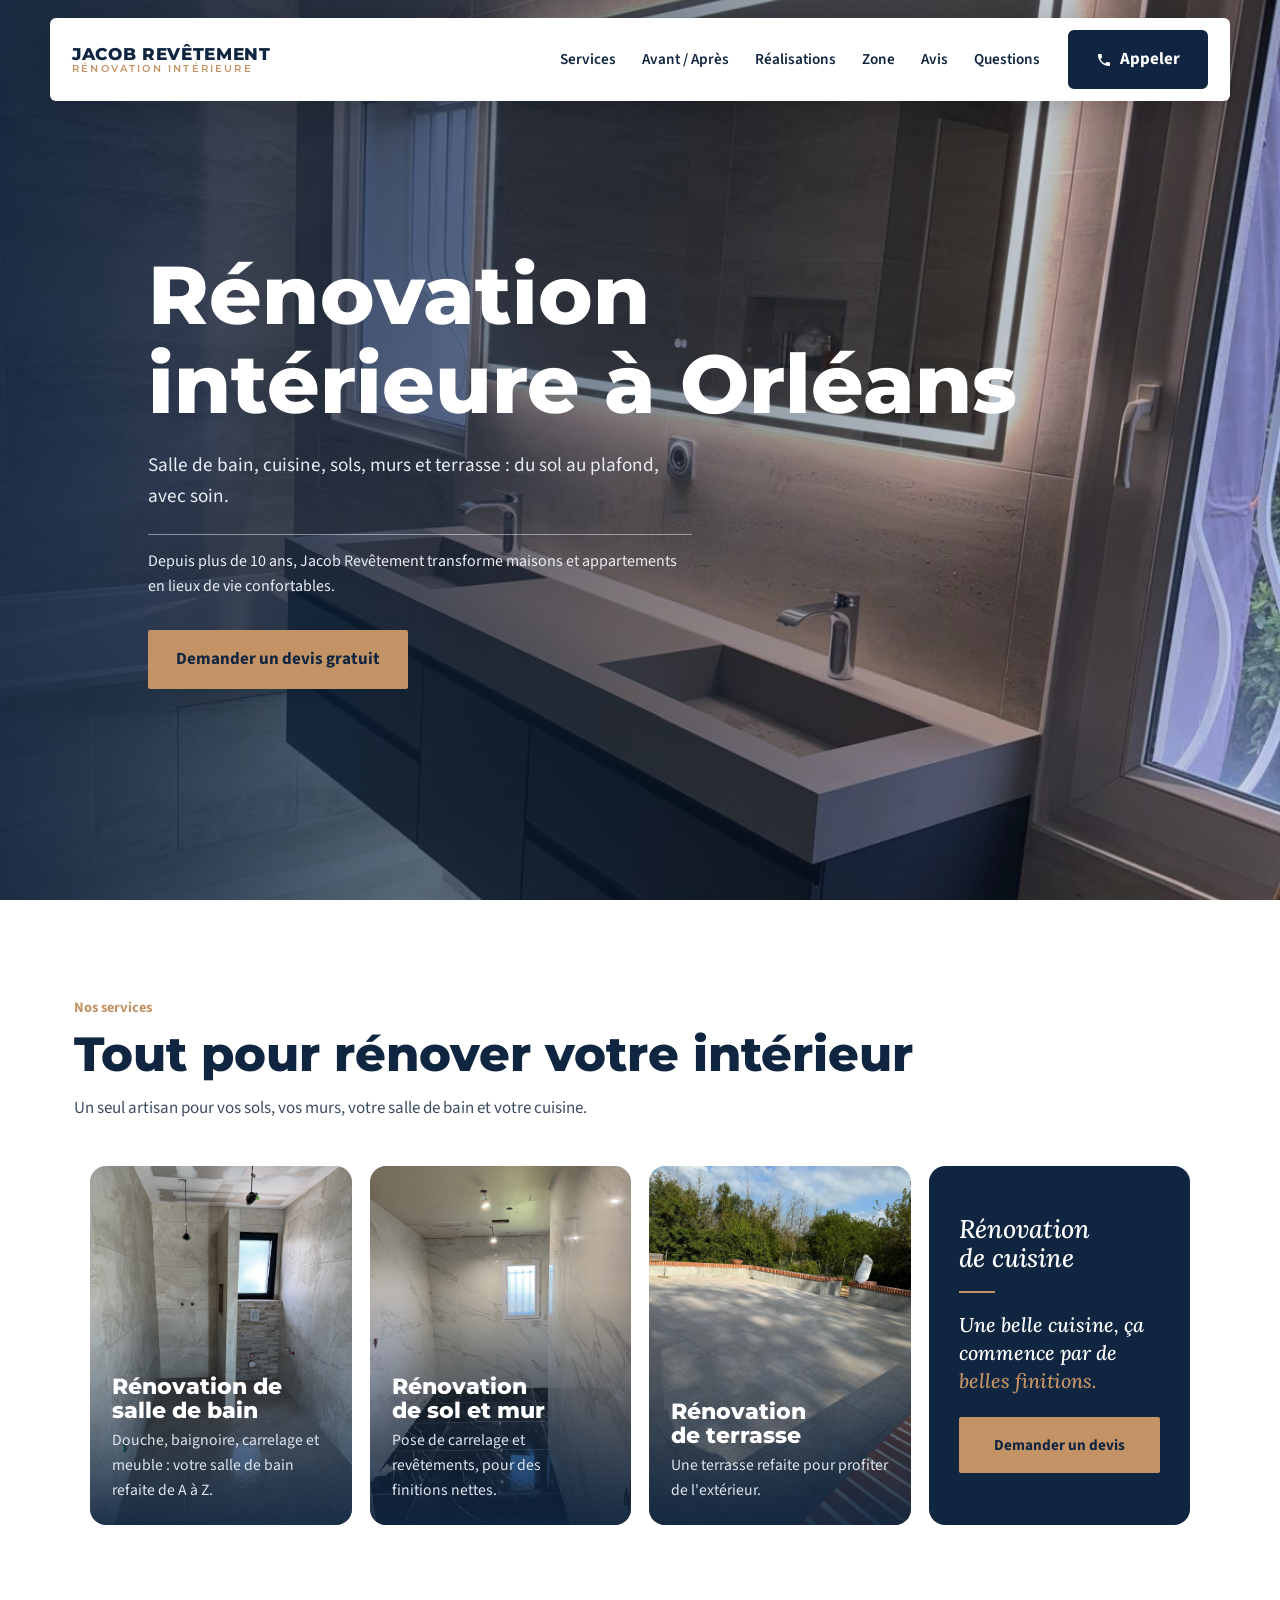
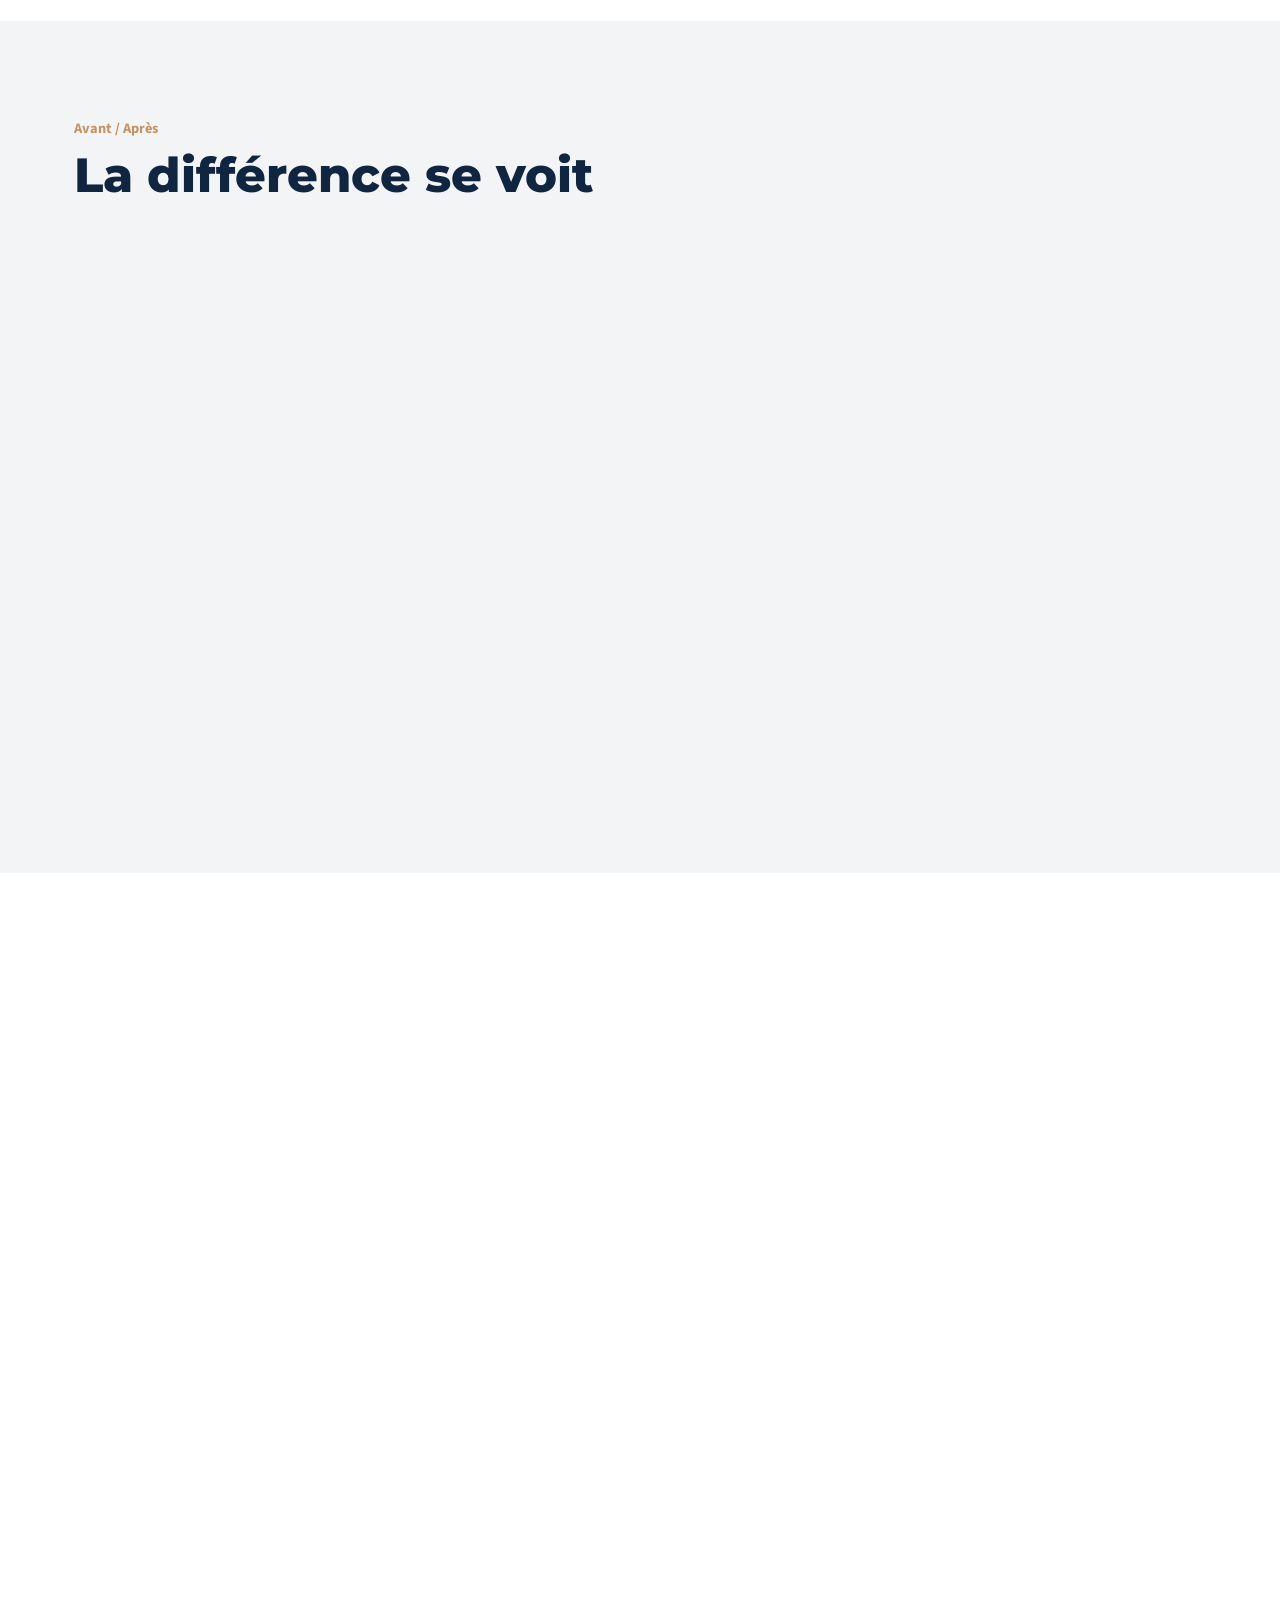
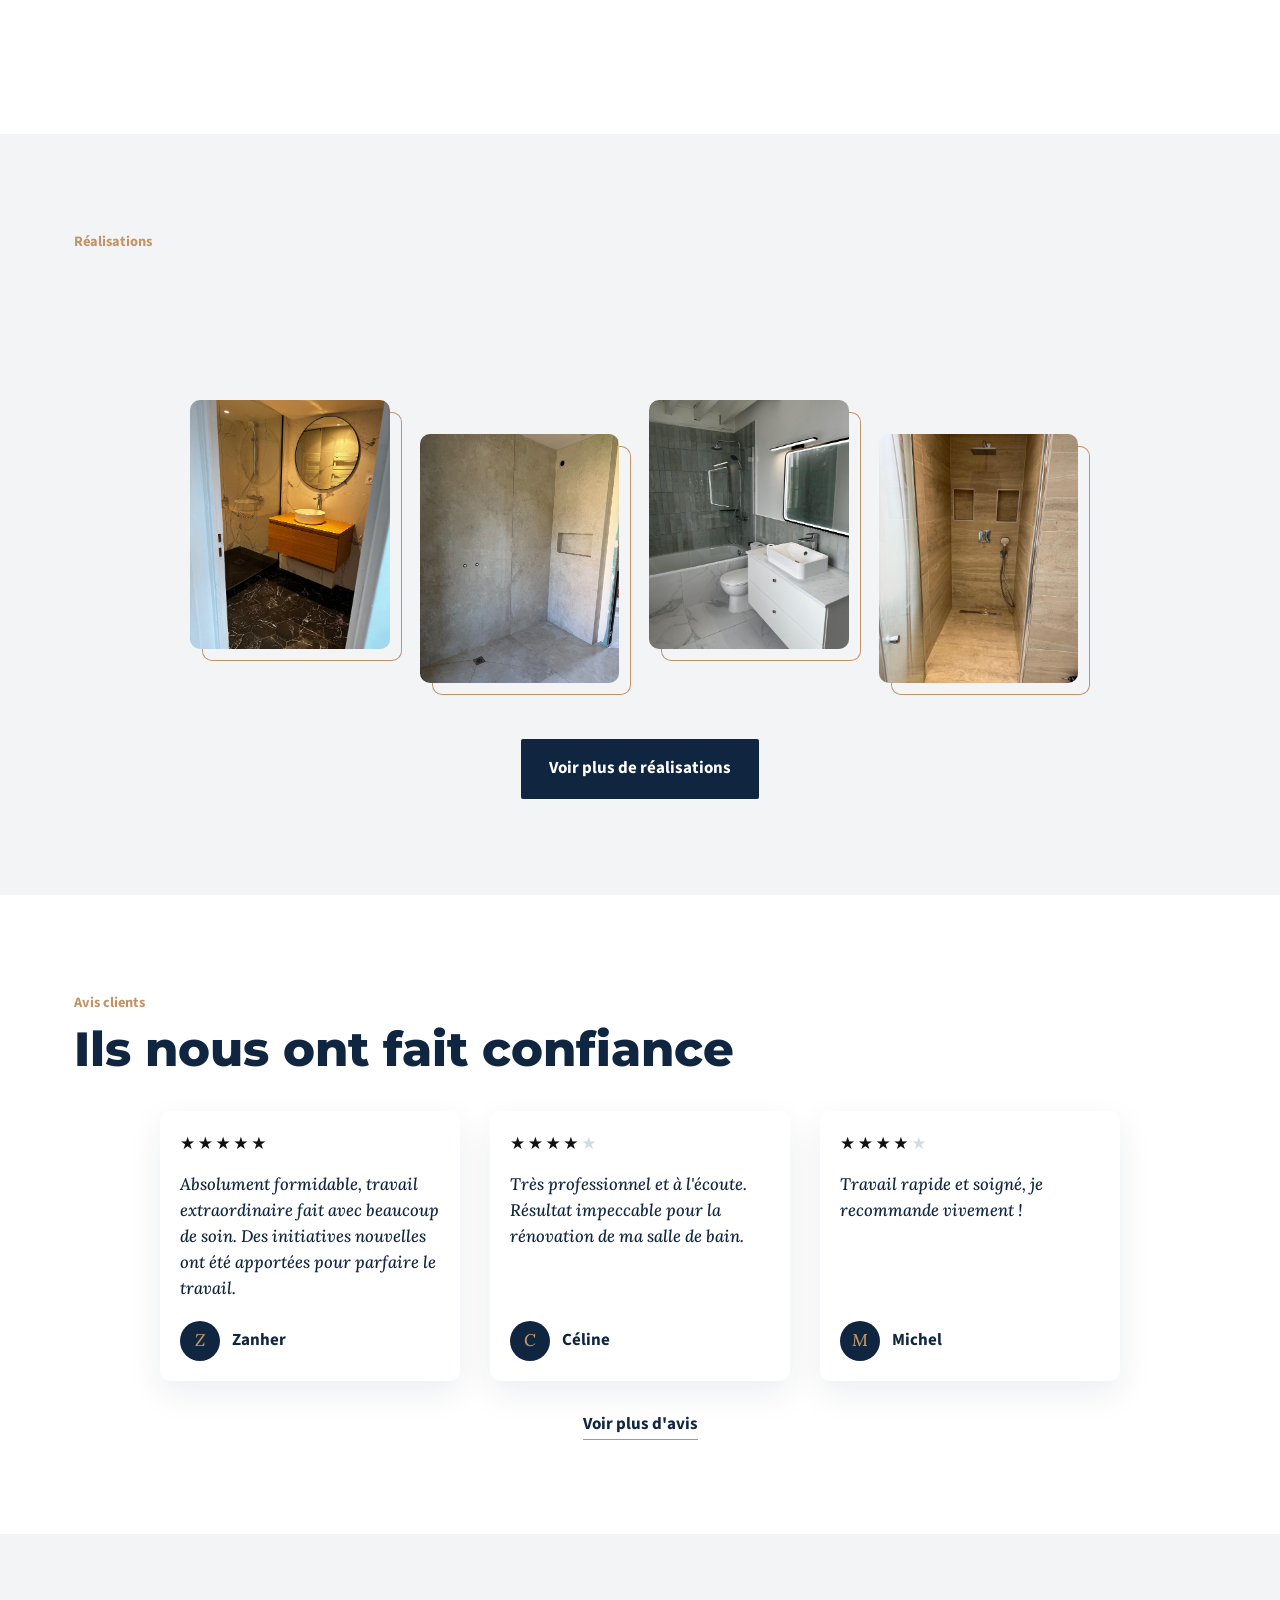
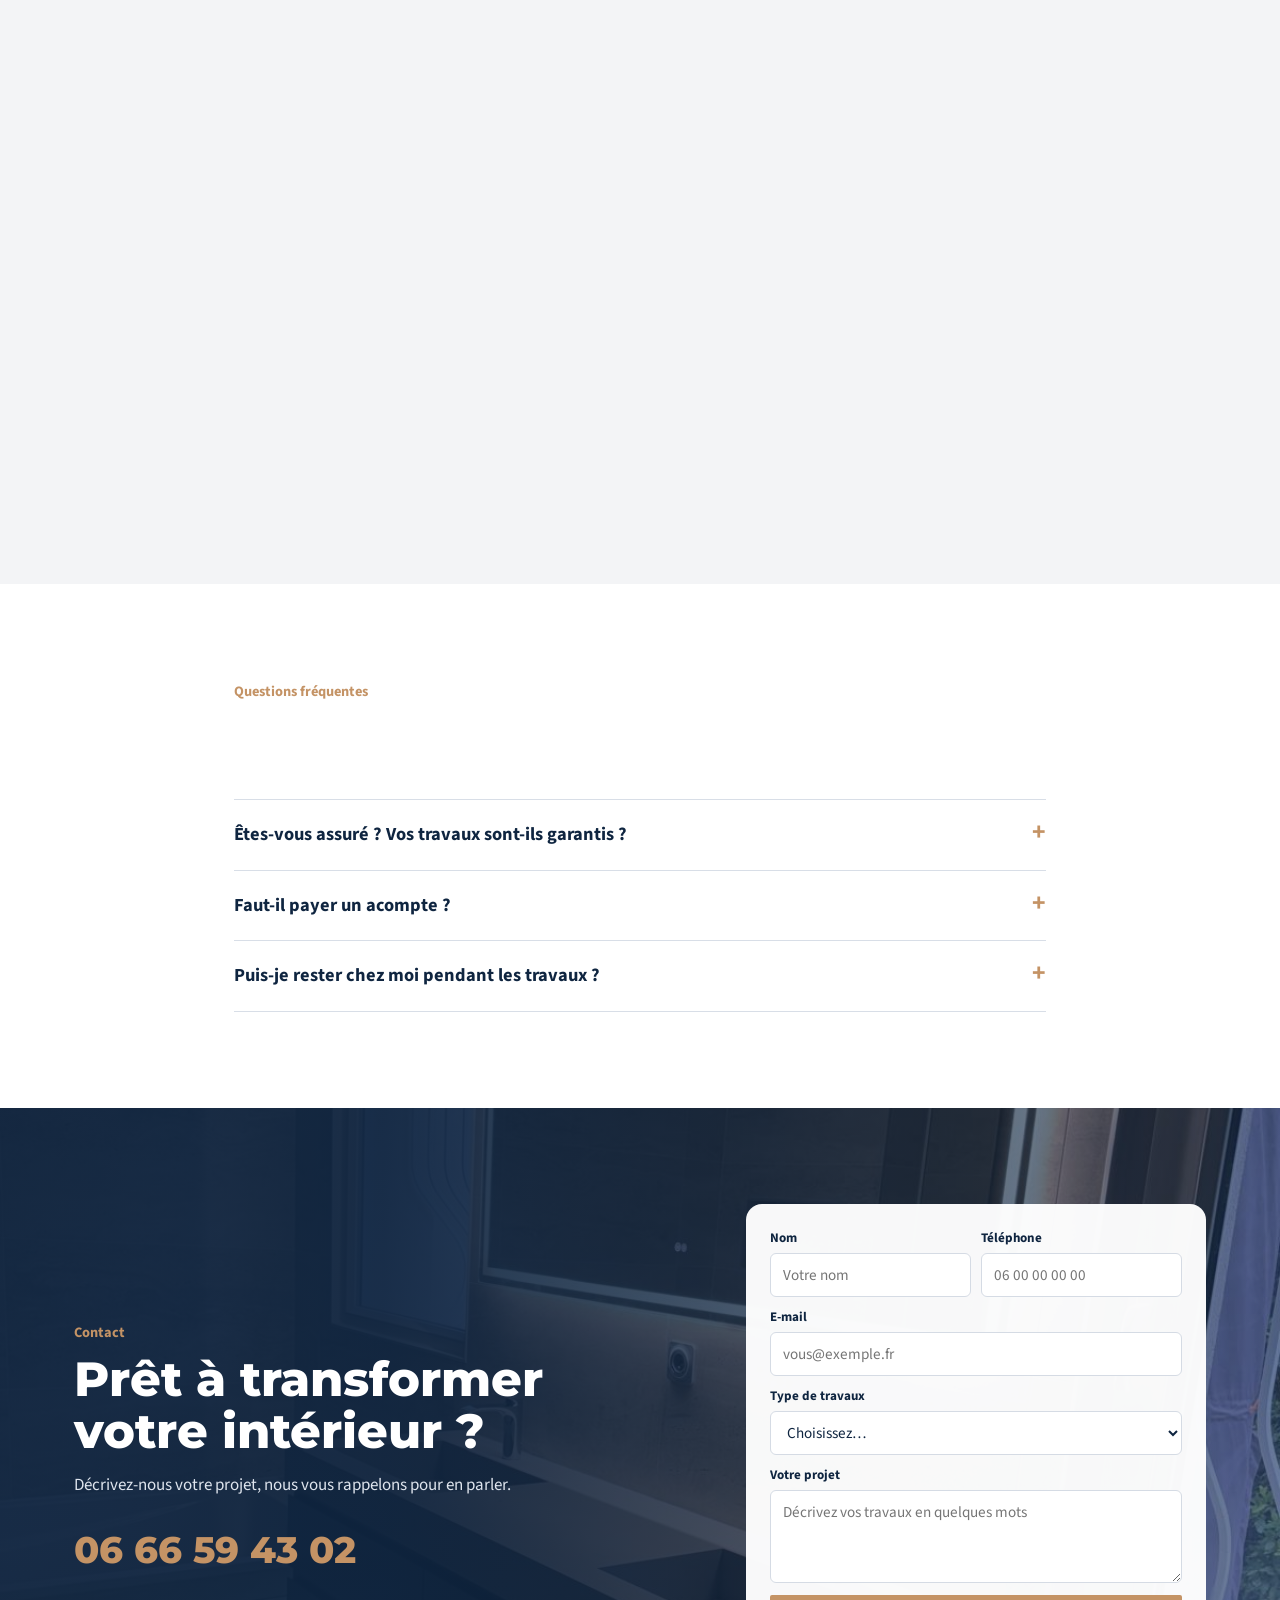
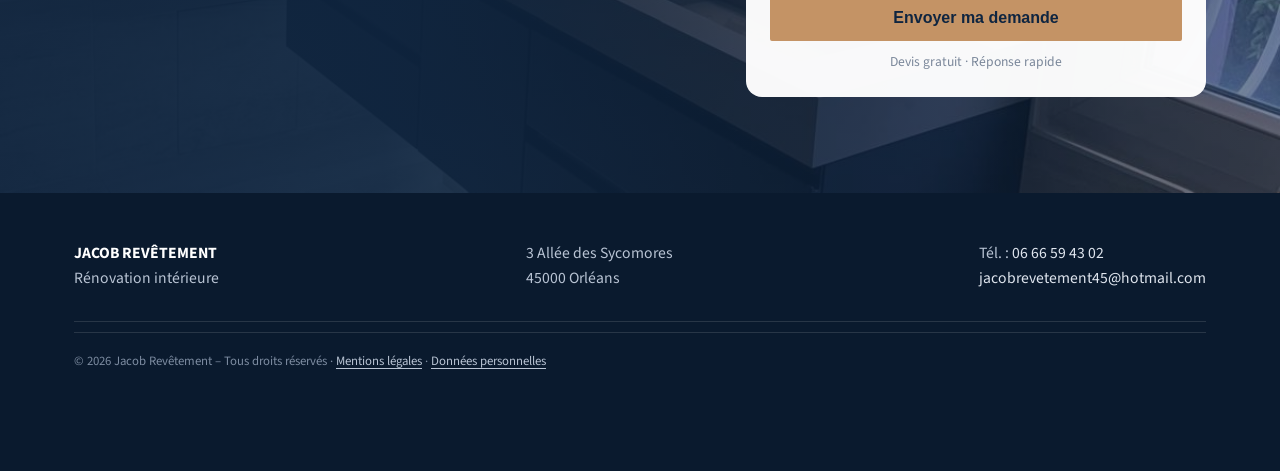
<file: index.html>
<!DOCTYPE html>
<html lang="fr">
<head>
<meta charset="utf-8">
<meta name="viewport" content="width=device-width,initial-scale=1">
<title>Jacob Revêtement | Rénovation intérieure à Orléans</title>
<meta name="description" content="Jacob Revêtement, rénovation intérieure à Orléans : salle de bain, cuisine, sols, murs et terrasse. Devis gratuit.">
<link rel="stylesheet" href="fonts/polices.css">
<link rel="stylesheet" href="style.css">
</head>
<body>
<header><div class="bar">
<a class="logo" href="#haut">JACOB REVÊTEMENT<small>RÉNOVATION INTÉRIEURE</small></a>
<nav><a href="#services">Services</a><a href="#apres">Avant / Après</a><a href="realisations.html">Réalisations</a><a href="#zone">Zone</a><a href="#avis">Avis</a><a href="#faq">Questions</a></nav>
<a class="tel" href="tel:+33666594302">06&nbsp;66&nbsp;59&nbsp;43&nbsp;02</a>
<a class="call" href="tel:+33666594302"><svg viewBox="0 0 24 24" width="16" height="16" aria-hidden="true"><path fill="currentColor" d="M6.6 10.8a15.1 15.1 0 0 0 6.6 6.6l2.2-2.2a1 1 0 0 1 1-.25 11.4 11.4 0 0 0 3.6.57 1 1 0 0 1 1 1V20a1 1 0 0 1-1 1A17 17 0 0 1 3 4a1 1 0 0 1 1-1h3.5a1 1 0 0 1 1 1c0 1.25.2 2.45.57 3.57a1 1 0 0 1-.25 1z"/></svg>Appeler</a><a class="btn" href="#contact">Demander un devis</a><button class="burg" type="button" aria-label="Ouvrir le menu" aria-expanded="false" aria-controls="menu-mob"><span></span><span></span><span></span></button></div><nav class="m1" id="menu-mob" aria-label="Menu"><a href="#services">Services</a><a href="#apres">Avant / Après</a><a href="realisations.html">Réalisations</a><a href="#zone">Zone d’intervention</a><a href="#avis">Avis</a><a href="#faq">Questions</a><a href="#contact">Contact</a></nav></header>

<main id="haut">
<section class="hero" style="padding:0">
<img src="images/apres.jpg" alt="Salle de bain rénovée avec meuble double vasque et grand miroir lumineux">
<div class="wrap">
<h1>Rénovation intérieure à Orléans</h1>
<p>Salle de bain, cuisine, sols, murs et terrasse : du sol au plafond, avec soin.</p>
<p class="small">Depuis plus de 10 ans, Jacob Revêtement transforme maisons et appartements en lieux de vie confortables.</p>
<a class="btn gold" href="#contact">Demander un devis gratuit</a>
</div>
</section>

<section id="services"><div class="wrap">
<div class="kicker">Nos services</div>
<h2 class="rv">Tout pour rénover votre intérieur</h2>
<p class="lead rv">Un seul artisan pour vos sols, vos murs, votre salle de bain et votre cuisine.</p>
<div class="cards rv">
<div class="card"><img loading="lazy" src="images/salle-de-bain-marbre-beige.jpg" alt="Salle d’eau avec douche à l’italienne et carrelage effet marbre beige"><h3>Rénovation de salle de bain</h3><p>Douche, baignoire, carrelage et meuble : votre salle de bain refaite de A à Z.</p></div>
<div class="card"><img loading="lazy" src="images/sol-et-mur-marbre.jpg" alt="Salle de bain avec murs effet marbre blanc et sol effet marbre noir"><h3>Rénovation de sol et mur</h3><p>Pose de carrelage et revêtements, pour des finitions nettes.</p></div>
<div class="card"><img loading="lazy" src="images/image1.2.jpg" alt="Terrasse carrelée"><h3>Rénovation de terrasse</h3><p>Une terrasse refaite pour profiter de l'extérieur.</p></div>
<div class="card dark"><div><h3>Rénovation de cuisine</h3><p class="desc">Sol, murs, crédence : parlons de votre projet de cuisine.</p></div><p class="punch">Une belle cuisine, ça commence par de <span>belles finitions.</span></p><a class="btn gold" href="#contact" style="margin-top:20px;text-align:center">Demander un devis</a></div>
</div>
</div></section>

<section class="grey" id="apres"><div class="wrap">
<div class="kicker">Avant / Après</div>
<h2 class="rv">La différence se voit</h2>
<p class="lead rv">Une salle de bain en chantier, puis terminée.</p>
<div class="ba4 rv">
<figure class="av"><img loading="lazy" src="images/avant.jpg" alt="Salle de bain avant les travaux"><span>Avant</span></figure>
<figure class="ap"><img loading="lazy" src="images/apres.jpg" alt="Même salle de bain après rénovation"><span>Après</span></figure>
</div>
</div></section>

<section><div class="wrap about">
<img class="rv" loading="lazy" src="images/salle-de-bain-marbre-beige.jpg" alt="Salle d’eau avec douche à l’italienne et carrelage effet marbre beige">
<div class="rv">
<div class="kicker">À propos</div>
<h2>Pourquoi choisir Jacob Revêtement ?</h2>
<p>Depuis plus de 10 ans, nous rénovons l'intérieur des maisons et des appartements, du sol au plafond, avec passion et précision.</p>
<ul class="checks">
<li><svg class="ico" aria-hidden="true" xmlns="http://www.w3.org/2000/svg" viewBox="0 0 512 512"><!-- Font Awesome Free 5.15.4 by @fontawesome - https://fontawesome.com License - https://fontawesome.com/license/free (Icons: CC BY 4.0, Fonts: SIL OFL 1.1, Code: MIT License) --><path d="M501.1 395.7L384 278.6c-23.1-23.1-57.6-27.6-85.4-13.9L192 158.1V96L64 0 0 64l96 128h62.1l106.6 106.6c-13.6 27.8-9.2 62.3 13.9 85.4l117.1 117.1c14.6 14.6 38.2 14.6 52.7 0l52.7-52.7c14.5-14.6 14.5-38.2 0-52.7zM331.7 225c28.3 0 54.9 11 74.9 31l19.4 19.4c15.8-6.9 30.8-16.5 43.8-29.5 37.1-37.1 49.7-89.3 37.9-136.7-2.2-9-13.5-12.1-20.1-5.5l-74.4 74.4-67.9-11.3L334 98.9l74.4-74.4c6.6-6.6 3.4-17.9-5.7-20.2-47.4-11.7-99.6.9-136.6 37.9-28.5 28.5-41.9 66.1-41.2 103.6l82.1 82.1c8.1-1.9 16.5-2.9 24.7-2.9zm-103.9 82l-56.7-56.7L18.7 402.8c-25 25-25 65.5 0 90.5s65.5 25 90.5 0l123.6-123.6c-7.6-19.9-9.9-41.6-5-62.7zM64 472c-13.2 0-24-10.8-24-24 0-13.3 10.7-24 24-24s24 10.7 24 24c0 13.2-10.7 24-24 24z"/></svg>Travail soigné et matériaux de qualité</li>
<li><svg class="ico" aria-hidden="true" xmlns="http://www.w3.org/2000/svg" viewBox="0 0 512 512"><!-- Font Awesome Free 5.15.4 by @fontawesome - https://fontawesome.com License - https://fontawesome.com/license/free (Icons: CC BY 4.0, Fonts: SIL OFL 1.1, Code: MIT License) --><path d="M256,8C119,8,8,119,8,256S119,504,256,504,504,393,504,256,393,8,256,8Zm92.49,313h0l-20,25a16,16,0,0,1-22.49,2.5h0l-67-49.72a40,40,0,0,1-15-31.23V112a16,16,0,0,1,16-16h32a16,16,0,0,1,16,16V256l58,42.5A16,16,0,0,1,348.49,321Z"/></svg>Respect des délais et des engagements</li>
<li><svg class="ico" aria-hidden="true" xmlns="http://www.w3.org/2000/svg" viewBox="0 0 320 512"><!-- Font Awesome Free 5.15.4 by @fontawesome - https://fontawesome.com License - https://fontawesome.com/license/free (Icons: CC BY 4.0, Fonts: SIL OFL 1.1, Code: MIT License) --><path d="M310.706 413.765c-1.314-6.63-7.835-10.872-14.424-9.369-10.692 2.439-27.422 5.413-45.426 5.413-56.763 0-101.929-34.79-121.461-85.449h113.689a12 12 0 0 0 11.708-9.369l6.373-28.36c1.686-7.502-4.019-14.631-11.708-14.631H115.22c-1.21-14.328-1.414-28.287.137-42.245H261.95a12 12 0 0 0 11.723-9.434l6.512-29.755c1.638-7.484-4.061-14.566-11.723-14.566H130.184c20.633-44.991 62.69-75.03 117.619-75.03 14.486 0 28.564 2.25 37.851 4.145 6.216 1.268 12.347-2.498 14.002-8.623l11.991-44.368c1.822-6.741-2.465-13.616-9.326-14.917C290.217 34.912 270.71 32 249.635 32 152.451 32 74.03 92.252 45.075 176H12c-6.627 0-12 5.373-12 12v29.755c0 6.627 5.373 12 12 12h21.569c-1.009 13.607-1.181 29.287-.181 42.245H12c-6.627 0-12 5.373-12 12v28.36c0 6.627 5.373 12 12 12h30.114C67.139 414.692 145.264 480 249.635 480c26.301 0 48.562-4.544 61.101-7.788 6.167-1.595 10.027-7.708 8.788-13.957l-8.818-44.49z"/></svg>Tarifs justes et transparents</li>
<li><svg class="ico" aria-hidden="true" xmlns="http://www.w3.org/2000/svg" viewBox="0 0 576 512"><!-- Font Awesome Free 5.15.4 by @fontawesome - https://fontawesome.com License - https://fontawesome.com/license/free (Icons: CC BY 4.0, Fonts: SIL OFL 1.1, Code: MIT License) --><path d="M280.37 148.26L96 300.11V464a16 16 0 0 0 16 16l112.06-.29a16 16 0 0 0 15.92-16V368a16 16 0 0 1 16-16h64a16 16 0 0 1 16 16v95.64a16 16 0 0 0 16 16.05L464 480a16 16 0 0 0 16-16V300L295.67 148.26a12.19 12.19 0 0 0-15.3 0zM571.6 251.47L488 182.56V44.05a12 12 0 0 0-12-12h-56a12 12 0 0 0-12 12v72.61L318.47 43a48 48 0 0 0-61 0L4.34 251.47a12 12 0 0 0-1.6 16.9l25.5 31A12 12 0 0 0 45.15 301l235.22-193.74a12.19 12.19 0 0 1 15.3 0L530.9 301a12 12 0 0 0 16.9-1.6l25.5-31a12 12 0 0 0-1.7-16.93z"/></svg>Expertise dans tous les types de rénovation</li>
<li><svg class="ico" aria-hidden="true" xmlns="http://www.w3.org/2000/svg" viewBox="0 0 512 512"><!-- Font Awesome Free 5.15.4 by @fontawesome - https://fontawesome.com License - https://fontawesome.com/license/free (Icons: CC BY 4.0, Fonts: SIL OFL 1.1, Code: MIT License) --><path d="M462.3 62.6C407.5 15.9 326 24.3 275.7 76.2L256 96.5l-19.7-20.3C186.1 24.3 104.5 15.9 49.7 62.6c-62.8 53.6-66.1 149.8-9.9 207.9l193.5 199.8c12.5 12.9 32.8 12.9 45.3 0l193.5-199.8c56.3-58.1 53-154.3-9.8-207.9z"/></svg>La satisfaction du client au cœur de nos priorités</li>
</ul>
<a class="btn" href="#contact">Demander un devis gratuit</a>
</div>
</div></section>

<section class="grey" id="realisations"><div class="wrap">
<div class="kicker">Réalisations</div>
<h2 class="rv">Nos derniers chantiers</h2>
<p class="lead rv">Un travail soigné, durable et à la hauteur de vos attentes.</p>
<div class="gal rv">
<img loading="lazy" src="images/image2.jpg" alt="Salle d'eau avec sol effet marbre noir et meuble en bois">
<img loading="lazy" src="images/douche-beton.jpg" alt="Douche à l'italienne en grands carreaux effet béton avec niche">
<img loading="lazy" src="images/image3.jpg" alt="Salle de bain grise et blanche avec baignoire">
<img loading="lazy" src="images/image1.jpg" alt="Douche à l'italienne carrelée avec niches">
</div>
<div class="more"><a class="btn" href="realisations.html">Voir plus de réalisations</a></div>
</div></section>

<section id="avis"><div class="wrap">
<div class="kicker">Avis clients</div>
<h2 class="rv">Ils nous ont fait confiance</h2>
<div class="avis-v1 rv">
<figure><span class="st" aria-label="5 étoiles sur 5">★★★★★<i></i></span><blockquote>Absolument formidable, travail extraordinaire fait avec beaucoup de soin. Des initiatives nouvelles ont été apportées pour parfaire le travail.</blockquote><figcaption><b>Z</b>Zanher</figcaption></figure>
<figure><span class="st" aria-label="4 étoiles sur 5">★★★★<i>★</i></span><blockquote>Très professionnel et à l'écoute. Résultat impeccable pour la rénovation de ma salle de bain.</blockquote><figcaption><b>C</b>Céline</figcaption></figure>
<figure><span class="st" aria-label="4 étoiles sur 5">★★★★<i>★</i></span><blockquote>Travail rapide et soigné, je recommande vivement !</blockquote><figcaption><b>M</b>Michel</figcaption></figure>
</div>
<div class="leave-wrap"><a class="leave" href="https://www.travaux.com/professionnel/jacob-revetement/reviews">Voir plus d'avis</a></div>
</div></section>

<section class="grey" id="zone"><div class="wrap"><div class="z1">
<!-- Rayon et liste des communes PROVISOIRES : à confirmer avec Jacob -->
<div class="mapbox rv"><svg class="zmap" viewBox="0 0 600 420" xmlns="http://www.w3.org/2000/svg" role="img" aria-label="Carte de la zone d’intervention autour d’Orléans" xmlns:c2pa="http://c2pa.org/manifest"><defs><radialGradient id="zg"><stop offset="0" stop-color="#c49365" stop-opacity=".28"/><stop offset="1" stop-color="#c49365" stop-opacity="0"/></radialGradient></defs><circle cx="272" cy="216" r="215" fill="url(#zg)"/><polyline points="-48,316 38,296 113,277 184,258 263,236 339,232 425,248 554,268 640,277" fill="none" stroke="#6f9bd1" stroke-width="6" stroke-linecap="round" stroke-linejoin="round" opacity=".5"/><text x="435" y="284" fill="#8fb1dc" font-size="13" font-style="italic" font-family="Lora,Georgia,serif">la Loire</text><circle cx="272" cy="216" r="20" fill="none" stroke="#c49365" opacity=".45"/><circle cx="272" cy="216" r="10" fill="#c49365"/><text x="290" y="204" text-anchor="start" fill="#fff" font-weight="800" font-size="19" font-family="Montserrat,Arial,sans-serif">Orléans</text><circle cx="251" cy="345" r="4.5" fill="#fff"/><text x="251" y="365" text-anchor="middle" fill="rgba(255,255,255,.72)" font-size="12" font-family="Source Sans 3,Arial,sans-serif">Olivet</text><circle cx="410" cy="184" r="4.5" fill="#fff"/><text x="418" y="180" text-anchor="start" fill="rgba(255,255,255,.72)" font-size="12" font-family="Source Sans 3,Arial,sans-serif">Saint-Jean-de-Braye</text><circle cx="291" cy="120" r="4.5" fill="#fff"/><text x="283" y="118" text-anchor="end" fill="rgba(255,255,255,.72)" font-size="12" font-family="Source Sans 3,Arial,sans-serif">Fleury-les-Aubrais</text><circle cx="201" cy="63" r="4.5" fill="#fff"/><text x="193" y="61" text-anchor="end" fill="rgba(255,255,255,.72)" font-size="12" font-family="Source Sans 3,Arial,sans-serif">Saran</text><circle cx="177" cy="191" r="4.5" fill="#fff"/><text x="169" y="189" text-anchor="end" fill="rgba(255,255,255,.72)" font-size="12" font-family="Source Sans 3,Arial,sans-serif">Saint-Jean-de-la-Ruelle</text><circle cx="289" cy="248" r="4.5" fill="#fff"/><text x="297" y="266" text-anchor="start" fill="rgba(255,255,255,.72)" font-size="12" font-family="Source Sans 3,Arial,sans-serif">Saint-Jean-le-Blanc</text><circle cx="184" cy="284" r="4.5" fill="#fff"/><text x="184" y="306" text-anchor="middle" fill="rgba(255,255,255,.72)" font-size="12" font-family="Source Sans 3,Arial,sans-serif">Saint-Pryvé-Saint-Mesmin</text><circle cx="87" cy="165" r="4.5" fill="#fff"/><text x="79" y="163" text-anchor="end" fill="rgba(255,255,255,.72)" font-size="12" font-family="Source Sans 3,Arial,sans-serif">Ingré</text><circle cx="517" cy="242" r="4.5" fill="#fff"/><text x="517" y="236" text-anchor="middle" fill="rgba(255,255,255,.72)" font-size="12" font-family="Source Sans 3,Arial,sans-serif">Chécy</text><circle cx="371" cy="117" r="4.5" fill="#fff"/><text x="379" y="115" text-anchor="start" fill="rgba(255,255,255,.72)" font-size="12" font-family="Source Sans 3,Arial,sans-serif">Semoy</text><circle cx="113" cy="261" r="4.5" fill="#fff"/><text x="107" y="257" text-anchor="middle" fill="rgba(255,255,255,.72)" font-size="12" font-family="Source Sans 3,Arial,sans-serif">La Chapelle-Saint-Mesmin</text><circle cx="395" cy="293" r="4.5" fill="#fff"/><text x="403" y="311" text-anchor="start" fill="rgba(255,255,255,.72)" font-size="12" font-family="Source Sans 3,Arial,sans-serif">Saint-Denis-en-Val</text><metadata><c2pa:manifest>[base64]/[base64]/em3Z3/[base64]/[base64]/3cyjxFA3Qo5S46fX0/ihY0VZ7mfb9KF703t5OjWDBWMA4GA1UdDwEB/wQEAwIHgDAVBgNVHSUEDjAMBgorBgEEAYPoXgIBMAwGA1UdEwEB/wQCMAAwHwYDVR0jBBgwFoAUzlHiBIFOZFsj+OPEz5o+nMHXXMIwCgYIKoZIzj0EAwMDZwAwZAIwMXMdFJ4BetLLVY7ORuE9noqbbAZOZn/aArXyTwFAZfKrPzxF2vPoJNf1+UCdg1XGAjBwX1zd9WGqYkqmL5SFqw1QySjr1zJfpJM9+1rdDwSPLMOPOjKuiXjoU/[base64]/oDeLSrtDdTij6zjBJ1XZqdjO7vnLFPHRHpk4AsDt/itAr+WSdCW5K2N6Spyo=</c2pa:manifest></metadata></svg></div>
<div class="rv"><div class="kicker">Zone d’intervention</div>
<h2>Orléans et ses alentours</h2>
<p class="lead">Nous intervenons à Orléans et dans un rayon de <b class="todo">XX km</b> autour.</p>
<ul class="chips"><li>Olivet</li><li>Saint-Jean-de-Braye</li><li>Fleury-les-Aubrais</li><li>Saran</li><li>Saint-Jean-de-la-Ruelle</li><li>Saint-Jean-le-Blanc</li><li>Saint-Pryvé-Saint-Mesmin</li><li>Ingré</li><li>Chécy</li><li>Semoy</li><li>La Chapelle-Saint-Mesmin</li><li>Saint-Denis-en-Val</li></ul>
<p class="end">Votre commune n’est pas dans la liste ? <a href="tel:+33666594302">Appelez-nous</a>, nous étudions chaque demande.</p></div>
</div></div></section>
<section id="faq"><div class="wrap" style="max-width:860px">
<div class="kicker">Questions fréquentes</div>
<h2 class="rv">Vos questions</h2>
<div style="margin-top:34px">
<!-- RÉPONSES PROVISOIRES : à faire confirmer par Jacob avant la mise en ligne (surtout l'assurance) -->
<details><summary>Êtes-vous assuré ? Vos travaux sont-ils garantis ?</summary><p>Oui. Nos travaux sont couverts par une assurance professionnelle. Nous vous transmettons l'attestation sur simple demande, avec votre devis.</p></details>
<details><summary>Faut-il payer un acompte ?</summary><p>Un acompte est demandé à la signature du devis, pour réserver la date de votre chantier et commander les matériaux. Le reste est réglé à la fin des travaux. Tout est indiqué clairement sur le devis.</p></details>
<details><summary>Puis-je rester chez moi pendant les travaux ?</summary><p>Oui, dans la plupart des cas. Nous protégeons les sols et les meubles autour de la zone de travaux, et nous laissons le chantier propre chaque soir.</p></details>
</div>
</div></section>

<section class="cta contact2" id="contact">
<img class="bg" loading="lazy" src="images/apres.jpg" alt="">
<div class="wrap"><div class="c2">
<div class="txt">
<div class="kicker">Contact</div>
<h2>Prêt à transformer votre intérieur ?</h2>
<p>Décrivez-nous votre projet, nous vous rappelons pour en parler.</p>
<a class="big" href="tel:+33666594302">06&nbsp;66&nbsp;59&nbsp;43&nbsp;02</a>
</div>
<div class="card">
<!-- Formulaire : pour l'instant il ouvre l'e-mail du visiteur avec la demande déjà remplie. À brancher plus tard sur un service d'envoi (Formspree, Web3Forms…) -->
<form class="f" id="devis">
<div class="row">
<label>Nom<input name="nom" required autocomplete="name" placeholder="Votre nom"></label>
<label>Téléphone<input name="tel" type="tel" required autocomplete="tel" placeholder="06 00 00 00 00"></label>
</div>
<label>E-mail<input name="email" type="email" autocomplete="email" placeholder="vous@exemple.fr"></label>
<label>Type de travaux<select name="type" required><option value="">Choisissez…</option><option>Salle de bain</option><option>Cuisine</option><option>Sol et murs</option><option>Terrasse</option><option>Autre</option></select></label>
<label>Votre projet<textarea name="projet" rows="3" placeholder="Décrivez vos travaux en quelques mots"></textarea></label>
<button class="btn gold" type="submit">Envoyer ma demande</button>
<p class="note">Devis gratuit · Réponse rapide</p>
</form>
</div>
</div></div>
</section>
</main>

<footer>
<div class="wrap">
<div class="f-top">
<div><strong>JACOB REVÊTEMENT</strong><br>Rénovation intérieure</div>
<div>3&nbsp;Allée des Sycomores<br>45000&nbsp;Orléans</div>
<div>Tél.&nbsp;: <a href="tel:+33666594302">06&nbsp;66&nbsp;59&nbsp;43&nbsp;02</a><br><a href="mailto:jacobrevetement45@hotmail.com">jacobrevetement45@hotmail.com</a></div>
</div>
<p class="copy">© 2026 Jacob Revêtement – Tous droits réservés · <a href="mentions-legales.html">Mentions légales</a> · <a href="mentions-legales.html#donnees">Données personnelles</a></p>
</div>
</footer>
<div class="mob"><a class="mob-c" href="tel:+33666594302" aria-label="Appeler le 06 66 59 43 02"><i><svg viewBox="0 0 24 24" width="20" height="20" aria-hidden="true"><path fill="currentColor" d="M6.6 10.8a15.1 15.1 0 0 0 6.6 6.6l2.2-2.2a1 1 0 0 1 1-.25 11.4 11.4 0 0 0 3.6.57 1 1 0 0 1 1 1V20a1 1 0 0 1-1 1A17 17 0 0 1 3 4a1 1 0 0 1 1-1h3.5a1 1 0 0 1 1 1c0 1.25.2 2.45.57 3.57a1 1 0 0 1-.25 1z"/></svg></i></a><span class="mob-sep"></span><a class="mob-d" href="#contact">Demander un devis <b><svg viewBox="0 0 24 24" width="18" height="18" aria-hidden="true"><path fill="none" stroke="currentColor" stroke-width="2" d="M5 12h13M13 6l6 6-6 6"/></svg></b></a></div>
<script>
try{var o=new IntersectionObserver(function(e){e.forEach(function(x){if(x.isIntersecting){x.target.classList.add('on');o.unobserve(x.target)}})},{threshold:.12});document.querySelectorAll('.rv').forEach(function(n){o.observe(n)})}catch(e){document.querySelectorAll('.rv').forEach(function(n){n.classList.add('on')})}
</script>
<script>
document.getElementById('devis').addEventListener('submit',function(e){e.preventDefault();var f=e.target,v=function(n){return (f.elements[n].value||'').trim()};
var corps='Nom : '+v('nom')+'\nTéléphone : '+v('tel')+'\nE-mail : '+v('email')+'\nType de travaux : '+v('type')+'\n\nProjet :\n'+v('projet');
location.href='mailto:jacobrevetement45@hotmail.com?subject='+encodeURIComponent('Demande de devis – '+v('type'))+'&body='+encodeURIComponent(corps);});
</script>
<script>
(function(){var b=document.querySelector('.burg'),m=document.getElementById('menu-mob');if(!b||!m)return;
function t(o){m.classList.toggle('open',o);b.classList.toggle('x',o);b.setAttribute('aria-expanded',o);b.setAttribute('aria-label',o?'Fermer le menu':'Ouvrir le menu')}
b.addEventListener('click',function(e){e.stopPropagation();t(!m.classList.contains('open'))});
m.querySelectorAll('a').forEach(function(a){a.addEventListener('click',function(){t(false)})});
document.addEventListener('click',function(e){if(!m.contains(e.target))t(false)});})();
</script>
<script>
/* Barre du haut sur téléphone : se cache quand on descend, revient quand on remonte */
(function(){var h=document.querySelector('header'),m=document.getElementById('menu-mob'),y=window.scrollY,mq=window.matchMedia('(max-width:860px)');
window.addEventListener('scroll',function(){var n=window.scrollY;
if(!mq.matches||(m&&m.classList.contains('open'))||n<80){h.classList.remove('cache');}
else if(n>y+6){h.classList.add('cache');}
else if(n<y-6){h.classList.remove('cache');}
y=n;},{passive:true});})();
</script>
<div class="bas-blanc" aria-hidden="true"></div>
<script>
/* Téléphone : la barre « Appeler / Demander un devis » se cache dans la section contact, dans le pied de page,
   et pendant que le client écrit dans le formulaire. */
(function(){var bar=document.querySelector('.mob');if(!bar||!('IntersectionObserver' in window))return;
var zones=[document.getElementById('contact'),document.querySelector('footer')].filter(Boolean),vis=new Set(),typing=false;
function maj(){bar.classList.toggle('off',typing||vis.size>0);}
var io=new IntersectionObserver(function(es){es.forEach(function(e){if(e.isIntersecting)vis.add(e.target);else vis.delete(e.target);});maj();},{threshold:0});
zones.forEach(function(z){io.observe(z);});
document.addEventListener('focusin',function(e){if(e.target.matches('input,textarea,select')){typing=true;maj();}});
document.addEventListener('focusout',function(){typing=false;maj();});})();
</script>
</body>
</html>
</file>
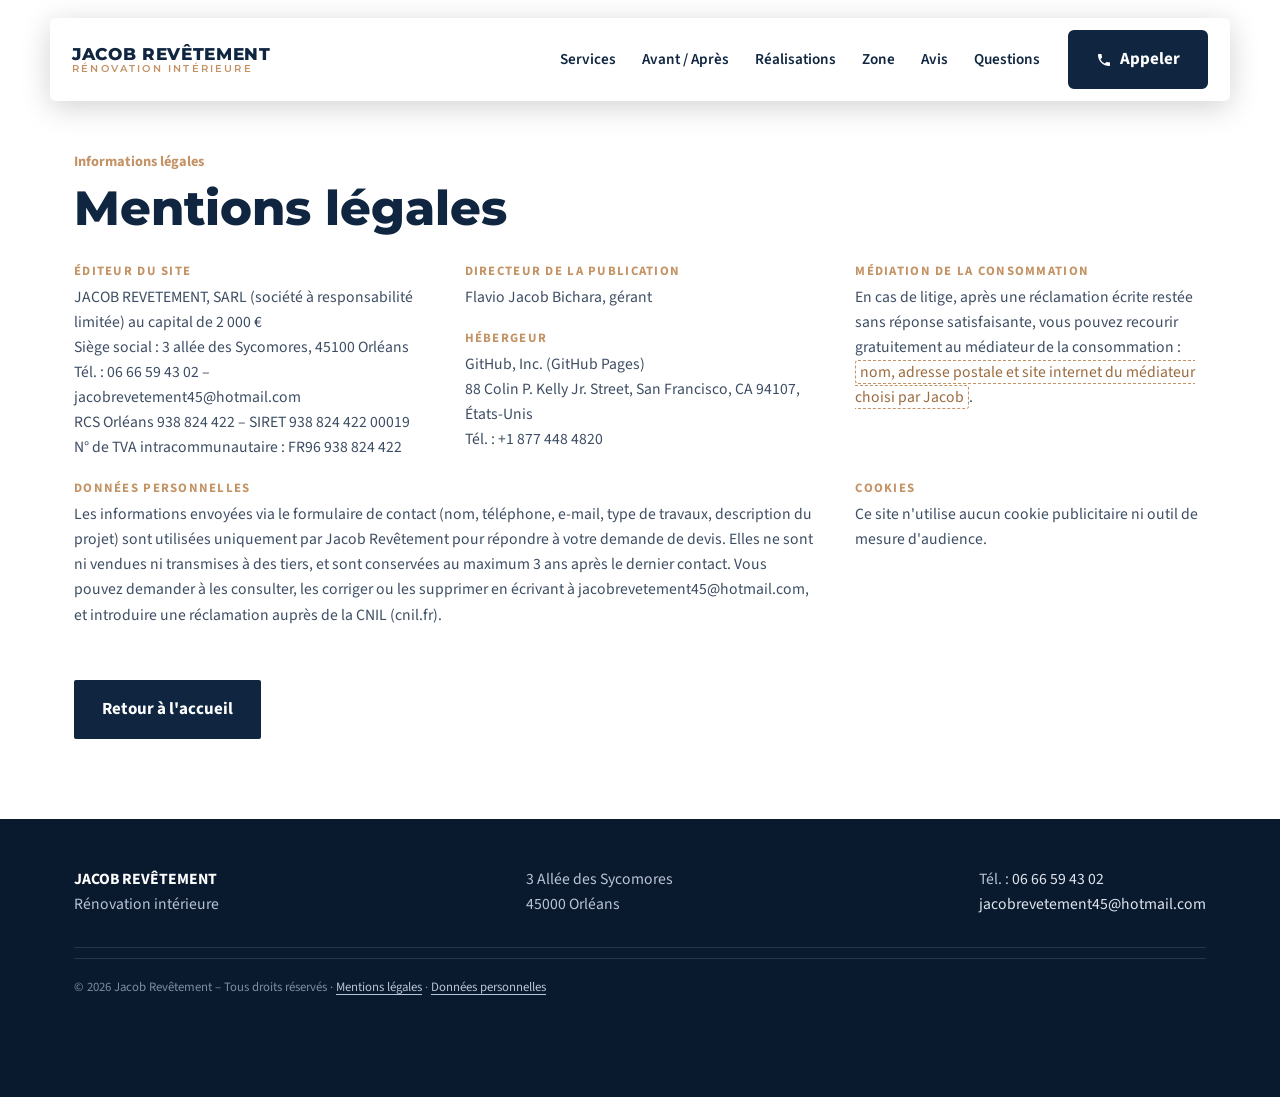
<file: mentions-legales.html>
<!DOCTYPE html>
<html lang="fr">
<head>
<meta charset="utf-8">
<meta name="viewport" content="width=device-width,initial-scale=1">
<title>Mentions légales | Jacob Revêtement</title>
<meta name="description" content="Mentions légales et politique de confidentialité du site Jacob Revêtement, rénovation intérieure à Orléans.">
<link rel="stylesheet" href="fonts/polices.css">
<link rel="stylesheet" href="style.css">
</head>
<body>
<header><div class="bar">
<a class="logo" href="index.html">JACOB REVÊTEMENT<small>RÉNOVATION INTÉRIEURE</small></a>
<nav><a href="index.html#services">Services</a><a href="index.html#apres">Avant / Après</a><a href="realisations.html">Réalisations</a><a href="index.html#zone">Zone</a><a href="index.html#avis">Avis</a><a href="index.html#faq">Questions</a></nav>
<a class="tel" href="tel:+33666594302">06&nbsp;66&nbsp;59&nbsp;43&nbsp;02</a>
<a class="call" href="tel:+33666594302"><svg viewBox="0 0 24 24" width="16" height="16" aria-hidden="true"><path fill="currentColor" d="M6.6 10.8a15.1 15.1 0 0 0 6.6 6.6l2.2-2.2a1 1 0 0 1 1-.25 11.4 11.4 0 0 0 3.6.57 1 1 0 0 1 1 1V20a1 1 0 0 1-1 1A17 17 0 0 1 3 4a1 1 0 0 1 1-1h3.5a1 1 0 0 1 1 1c0 1.25.2 2.45.57 3.57a1 1 0 0 1-.25 1z"/></svg>Appeler</a><a class="btn" href="index.html#contact">Demander un devis</a><button class="burg" type="button" aria-label="Ouvrir le menu" aria-expanded="false" aria-controls="menu-mob"><span></span><span></span><span></span></button></div><nav class="m1" id="menu-mob" aria-label="Menu"><a href="index.html#services">Services</a><a href="index.html#apres">Avant / Après</a><a href="realisations.html">Réalisations</a><a href="index.html#zone">Zone d’intervention</a><a href="index.html#avis">Avis</a><a href="index.html#faq">Questions</a><a href="index.html#contact">Contact</a></nav></header>

<main class="ml-page"><section><div class="wrap">
<div class="kicker">Informations légales</div>
<h1>Mentions légales</h1>
<div class="legal">
<div class="legal-grid">
<div><h3>Éditeur du site</h3><p>JACOB REVETEMENT, SARL (société à responsabilité limitée) au capital de 2 000 €<br>Siège social : 3 allée des Sycomores, 45100 Orléans<br>Tél. : 06 66 59 43 02 – jacobrevetement45@hotmail.com<br>RCS Orléans 938 824 422 – SIRET 938 824 422 00019<br>N° de TVA intracommunautaire : FR96 938 824 422</p></div>
<div><h3>Directeur de la publication</h3><p>Flavio Jacob Bichara, gérant</p>
<h3>Hébergeur</h3><p>GitHub, Inc. (GitHub Pages)<br>88 Colin P. Kelly Jr. Street, San Francisco, CA 94107, États-Unis<br>Tél. : +1 877 448 4820</p></div>
<div><h3>Médiation de la consommation</h3><p>En cas de litige, après une réclamation écrite restée sans réponse satisfaisante, vous pouvez recourir gratuitement au médiateur de la consommation : <span class="todo">nom, adresse postale et site internet du médiateur choisi par Jacob</span>.</p></div>
</div>
<div class="legal-grid">
<div class="wide" id="donnees"><h3>Données personnelles</h3><p>Les informations envoyées via le formulaire de contact (nom, téléphone, e-mail, type de travaux, description du projet) sont utilisées uniquement par Jacob Revêtement pour répondre à votre demande de devis. Elles ne sont ni vendues ni transmises à des tiers, et sont conservées au maximum 3 ans après le dernier contact. Vous pouvez demander à les consulter, les corriger ou les supprimer en écrivant à jacobrevetement45@hotmail.com, et introduire une réclamation auprès de la CNIL (cnil.fr).</p></div>
<div><h3>Cookies</h3><p>Ce site n'utilise aucun cookie publicitaire ni outil de mesure d'audience.</p></div>
</div>
</div>
<p><a class="btn" href="index.html">Retour à l'accueil</a></p>
</div></section></main>
<footer>
<div class="wrap">
<div class="f-top">
<div><strong>JACOB REVÊTEMENT</strong><br>Rénovation intérieure</div>
<div>3&nbsp;Allée des Sycomores<br>45000&nbsp;Orléans</div>
<div>Tél.&nbsp;: <a href="tel:+33666594302">06&nbsp;66&nbsp;59&nbsp;43&nbsp;02</a><br><a href="mailto:jacobrevetement45@hotmail.com">jacobrevetement45@hotmail.com</a></div>
</div>
<p class="copy">© 2026 Jacob Revêtement – Tous droits réservés · <a href="mentions-legales.html">Mentions légales</a> · <a href="mentions-legales.html#donnees">Données personnelles</a></p>
</div>
</footer>
<div class="mob"><a class="mob-c" href="tel:+33666594302" aria-label="Appeler le 06 66 59 43 02"><i><svg viewBox="0 0 24 24" width="20" height="20" aria-hidden="true"><path fill="currentColor" d="M6.6 10.8a15.1 15.1 0 0 0 6.6 6.6l2.2-2.2a1 1 0 0 1 1-.25 11.4 11.4 0 0 0 3.6.57 1 1 0 0 1 1 1V20a1 1 0 0 1-1 1A17 17 0 0 1 3 4a1 1 0 0 1 1-1h3.5a1 1 0 0 1 1 1c0 1.25.2 2.45.57 3.57a1 1 0 0 1-.25 1z"/></svg></i></a><span class="mob-sep"></span><a class="mob-d" href="index.html#contact">Demander un devis <b><svg viewBox="0 0 24 24" width="18" height="18" aria-hidden="true"><path fill="none" stroke="currentColor" stroke-width="2" d="M5 12h13M13 6l6 6-6 6"/></svg></b></a></div>
<script>
(function(){var b=document.querySelector('.burg'),m=document.getElementById('menu-mob');if(!b||!m)return;
function t(o){m.classList.toggle('open',o);b.classList.toggle('x',o);b.setAttribute('aria-expanded',o);b.setAttribute('aria-label',o?'Fermer le menu':'Ouvrir le menu')}
b.addEventListener('click',function(e){e.stopPropagation();t(!m.classList.contains('open'))});
m.querySelectorAll('a').forEach(function(a){a.addEventListener('click',function(){t(false)})});
document.addEventListener('click',function(e){if(!m.contains(e.target))t(false)});})();
</script>
<script>
/* Barre du haut sur téléphone : se cache quand on descend, revient quand on remonte */
(function(){var h=document.querySelector('header'),m=document.getElementById('menu-mob'),y=window.scrollY,mq=window.matchMedia('(max-width:860px)');
window.addEventListener('scroll',function(){var n=window.scrollY;
if(!mq.matches||(m&&m.classList.contains('open'))||n<80){h.classList.remove('cache');}
else if(n>y+6){h.classList.add('cache');}
else if(n<y-6){h.classList.remove('cache');}
y=n;},{passive:true});})();
</script>
<div class="bas-blanc" aria-hidden="true"></div>
<script>
/* Téléphone : la barre « Appeler / Demander un devis » se cache dans la section contact, dans le pied de page,
   et pendant que le client écrit dans le formulaire. */
(function(){var bar=document.querySelector('.mob');if(!bar||!('IntersectionObserver' in window))return;
var zones=[document.getElementById('contact'),document.querySelector('footer')].filter(Boolean),vis=new Set(),typing=false;
function maj(){bar.classList.toggle('off',typing||vis.size>0);}
var io=new IntersectionObserver(function(es){es.forEach(function(e){if(e.isIntersecting)vis.add(e.target);else vis.delete(e.target);});maj();},{threshold:0});
zones.forEach(function(z){io.observe(z);});
document.addEventListener('focusin',function(e){if(e.target.matches('input,textarea,select')){typing=true;maj();}});
document.addEventListener('focusout',function(){typing=false;maj();});})();
</script>
</body>
</html>
</file>
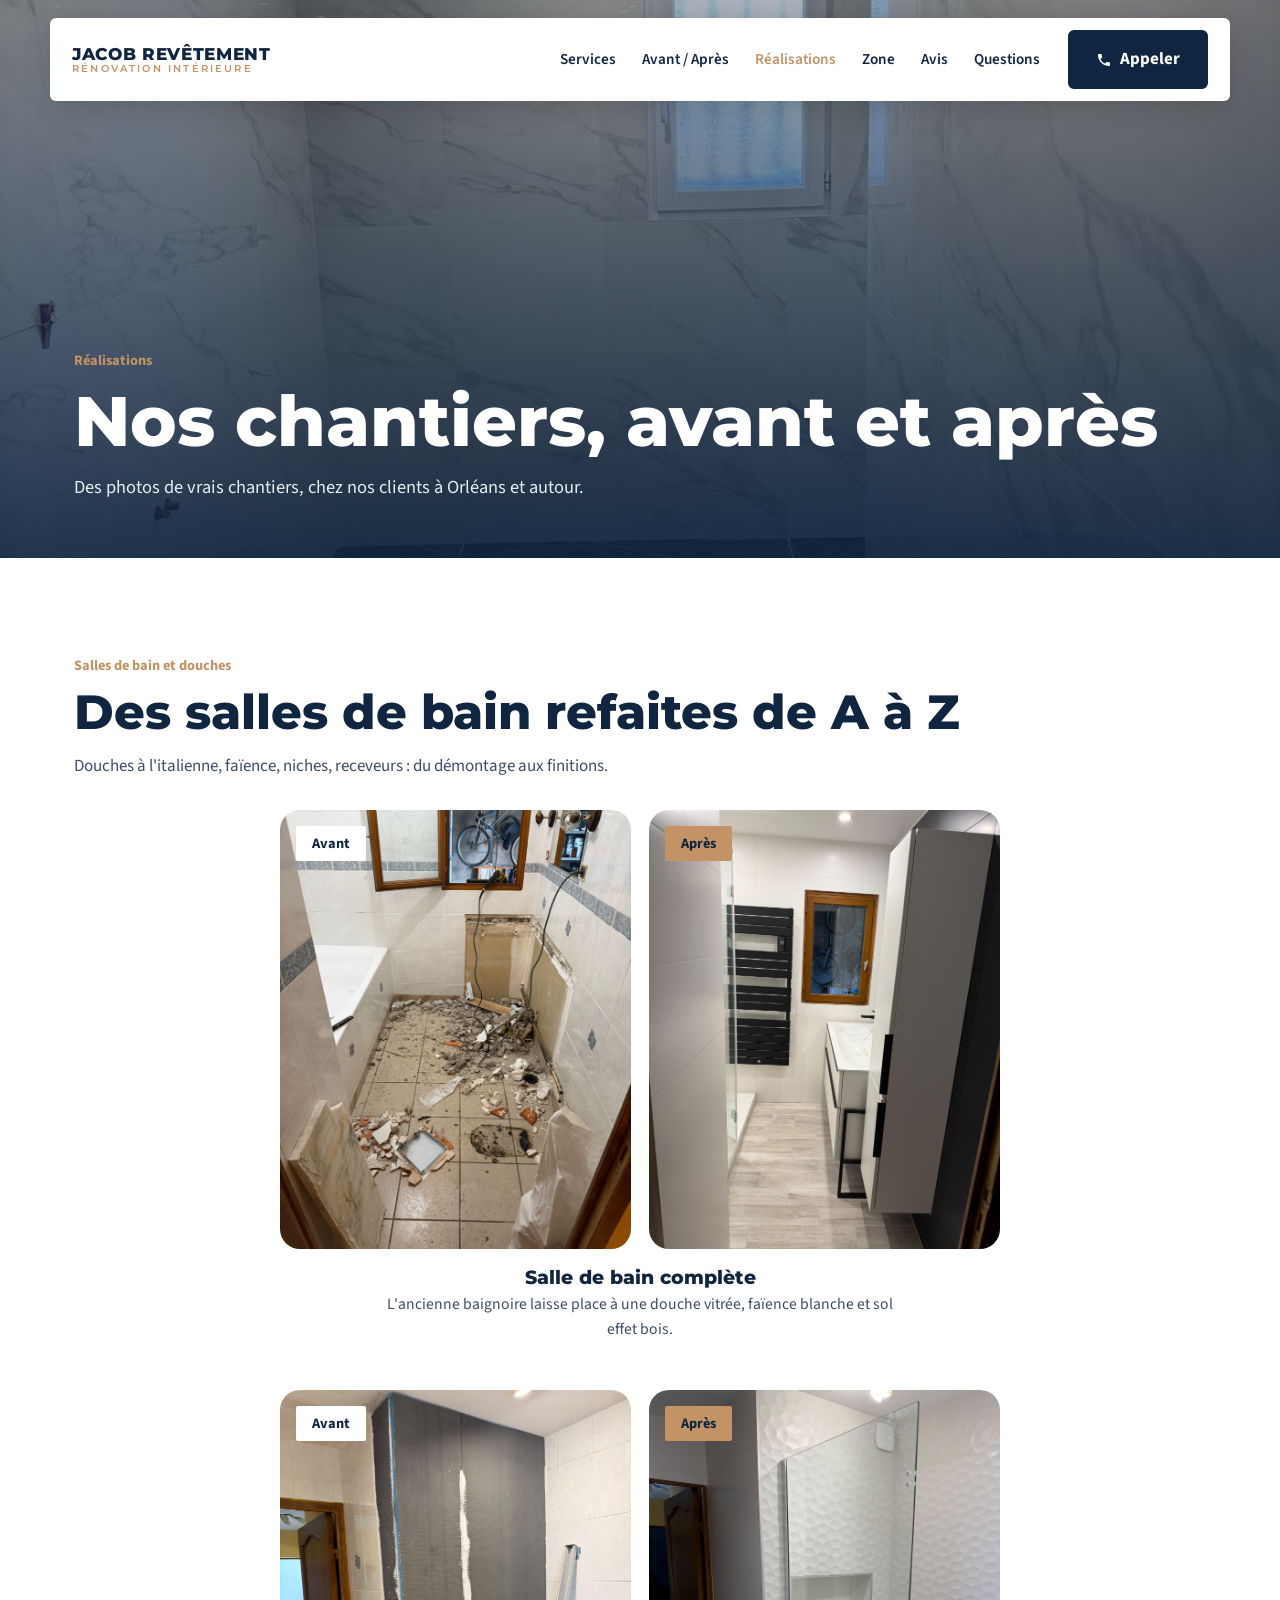
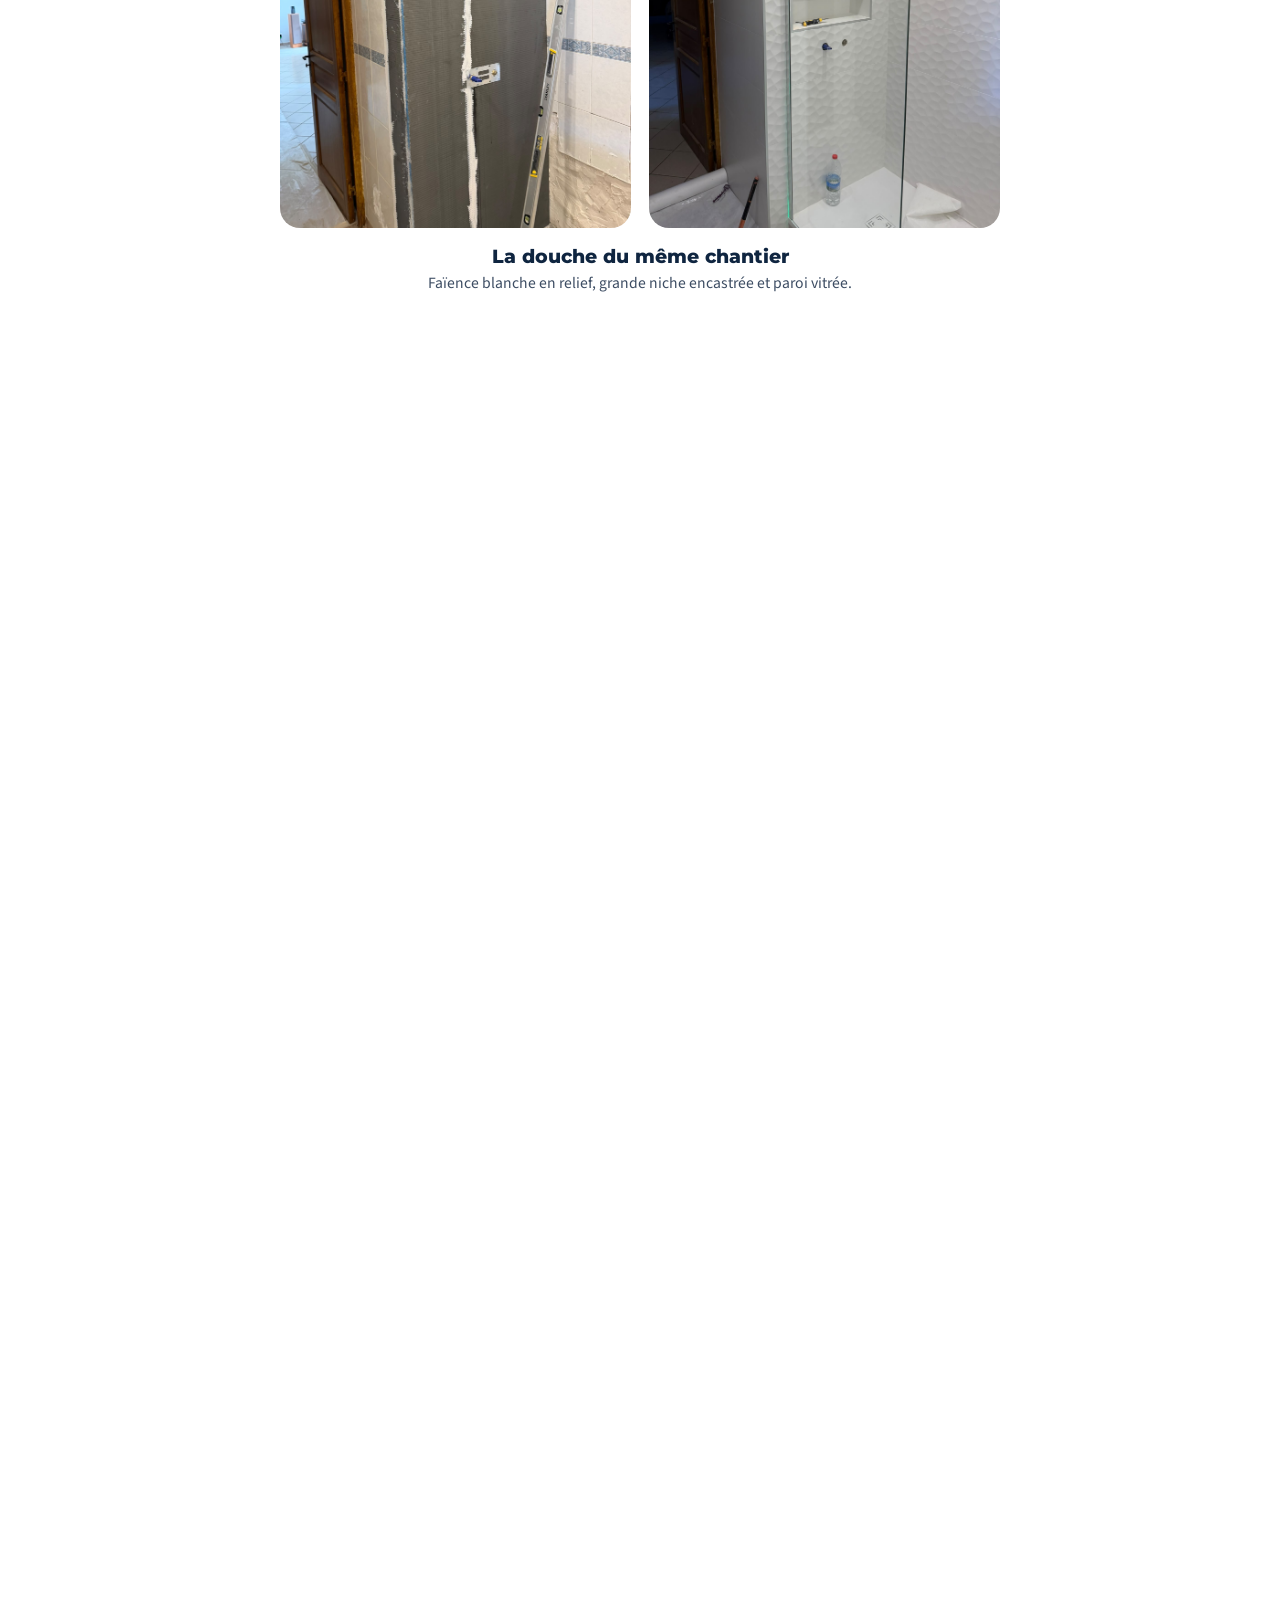
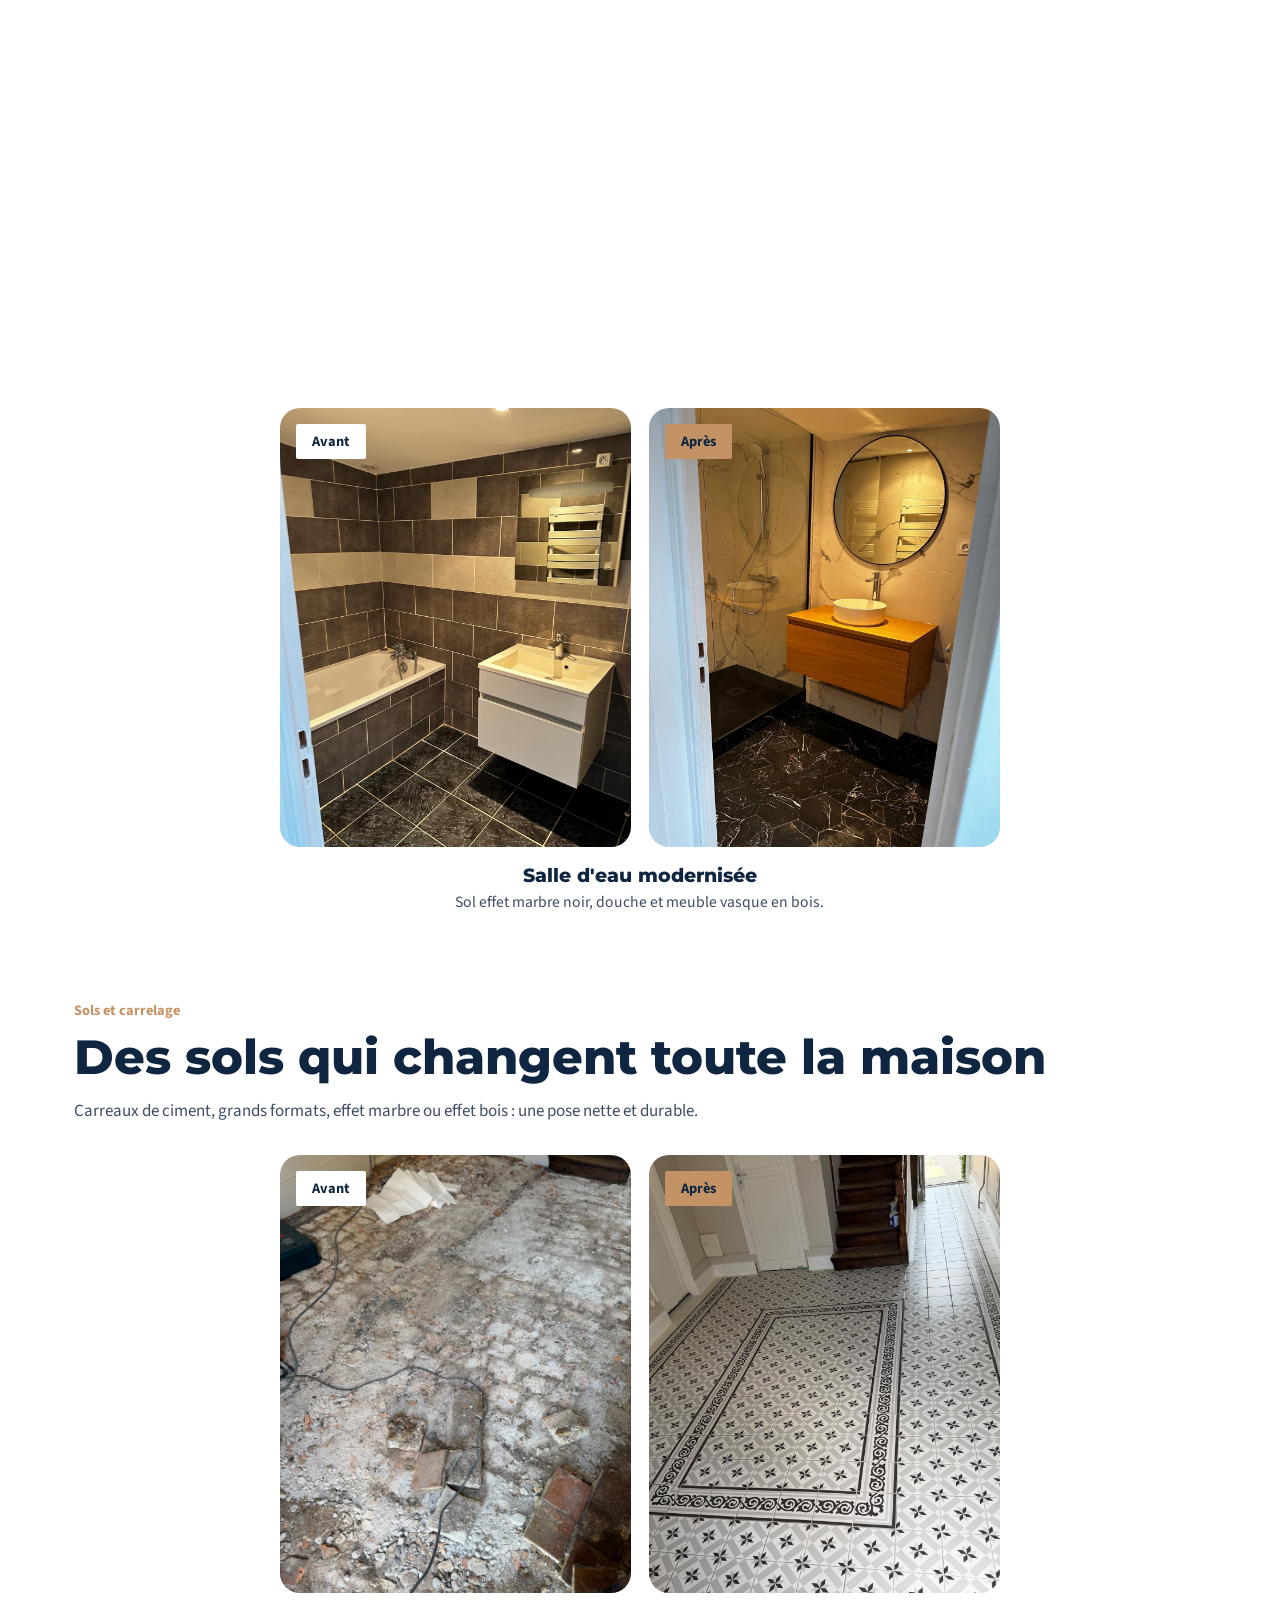
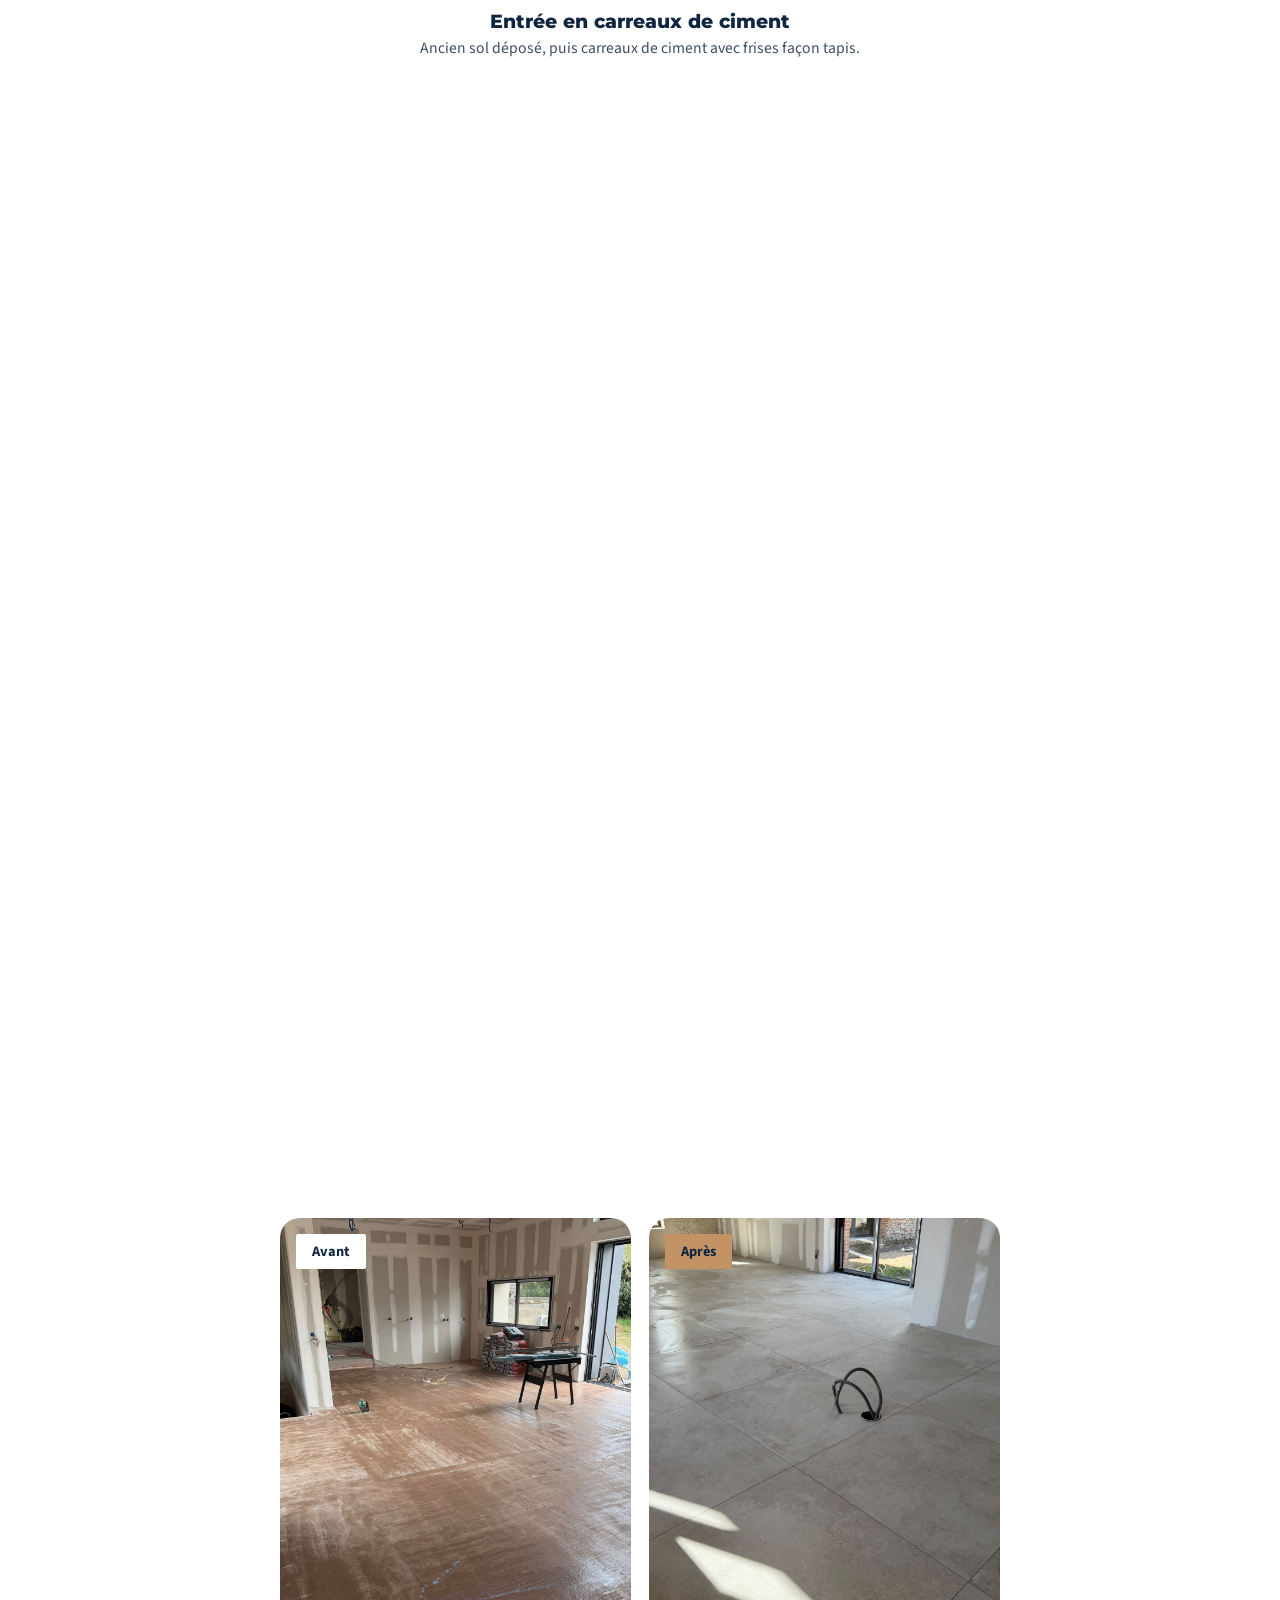
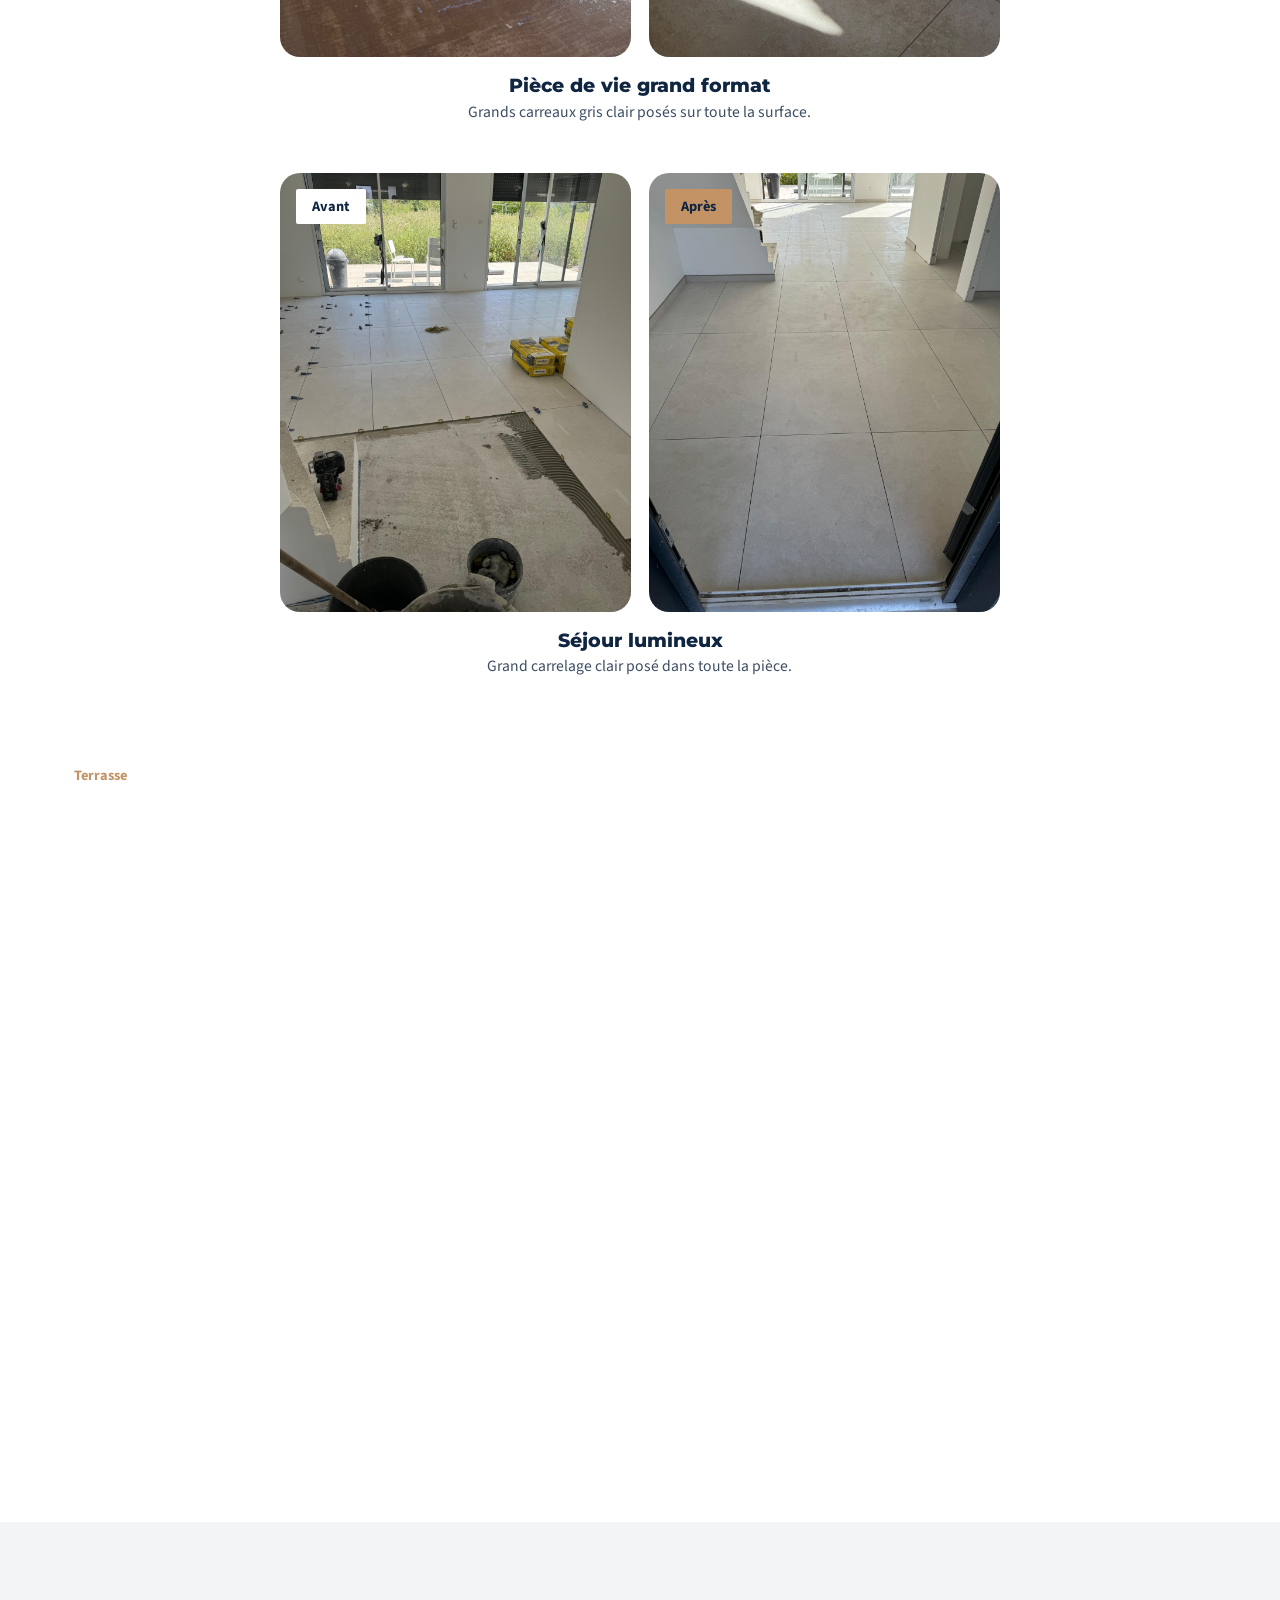
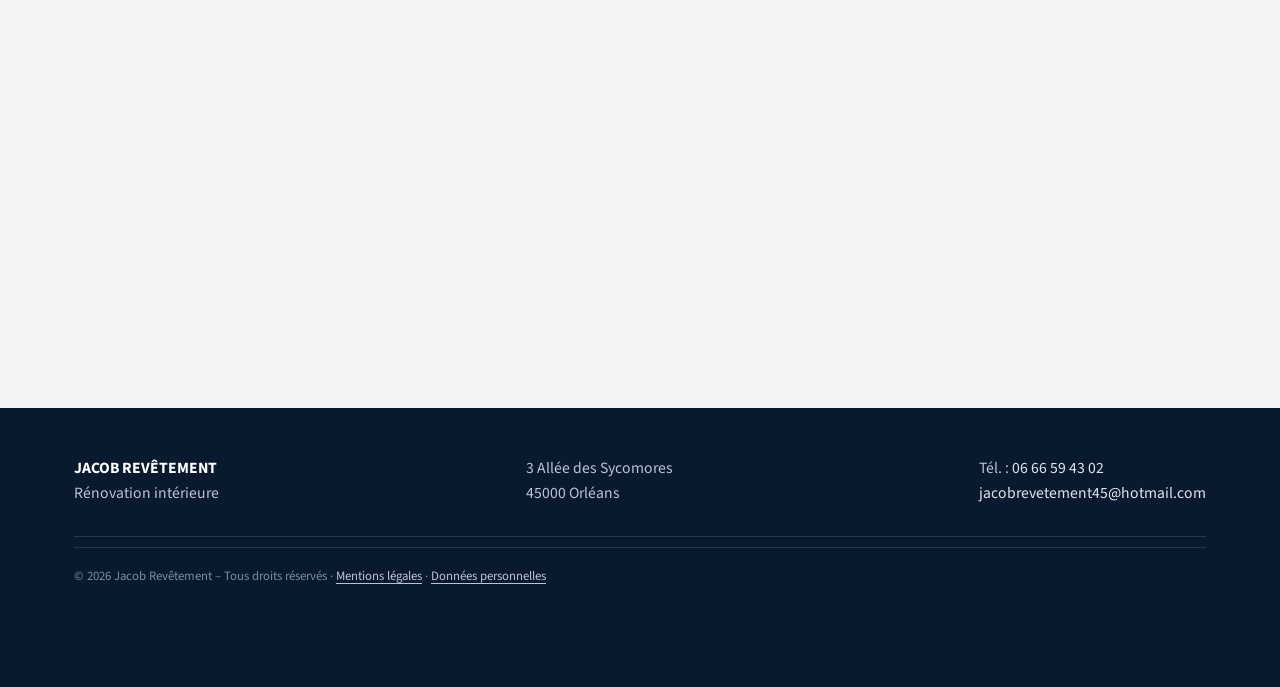
<file: realisations.html>
<!DOCTYPE html>
<html lang="fr">
<head>
<meta charset="utf-8">
<meta name="viewport" content="width=device-width,initial-scale=1">
<title>Nos réalisations | Jacob Revêtement, rénovation à Orléans</title>
<meta name="description" content="Avant / après de nos chantiers à Orléans : salle de bain, douche, sols, murs et terrasse. Découvrez le travail de Jacob Revêtement.">
<link rel="stylesheet" href="fonts/polices.css">
<link rel="stylesheet" href="style.css">
</head>
<body>
<header><div class="bar">
<a class="logo" href="index.html">JACOB REVÊTEMENT<small>RÉNOVATION INTÉRIEURE</small></a>
<nav><a href="index.html#services">Services</a><a href="index.html#apres">Avant / Après</a><a href="realisations.html" style="color:var(--gold)">Réalisations</a><a href="index.html#zone">Zone</a><a href="index.html#avis">Avis</a><a href="index.html#faq">Questions</a></nav>
<a class="tel" href="tel:+33666594302">06&nbsp;66&nbsp;59&nbsp;43&nbsp;02</a>
<a class="call" href="tel:+33666594302"><svg viewBox="0 0 24 24" width="16" height="16" aria-hidden="true"><path fill="currentColor" d="M6.6 10.8a15.1 15.1 0 0 0 6.6 6.6l2.2-2.2a1 1 0 0 1 1-.25 11.4 11.4 0 0 0 3.6.57 1 1 0 0 1 1 1V20a1 1 0 0 1-1 1A17 17 0 0 1 3 4a1 1 0 0 1 1-1h3.5a1 1 0 0 1 1 1c0 1.25.2 2.45.57 3.57a1 1 0 0 1-.25 1z"/></svg>Appeler</a><a class="btn" href="#contact">Demander un devis</a><button class="burg" type="button" aria-label="Ouvrir le menu" aria-expanded="false" aria-controls="menu-mob"><span></span><span></span><span></span></button></div><nav class="m1" id="menu-mob" aria-label="Menu"><a href="index.html#services">Services</a><a href="index.html#apres">Avant / Après</a><a href="realisations.html">Réalisations</a><a href="index.html#zone">Zone d’intervention</a><a href="index.html#avis">Avis</a><a href="index.html#faq">Questions</a><a href="index.html#contact">Contact</a></nav></header>

<main>
<section class="page-hero" style="padding:0">
<img src="images/sol-et-mur-marbre-haut.jpg" alt="Salle de bain avec murs effet marbre blanc et sol effet marbre noir">
<div class="wrap">
<div class="kicker">Réalisations</div>
<h1>Nos chantiers, avant et après</h1>
<p>Des photos de vrais chantiers, chez nos clients à Orléans et autour.</p>
</div>
</section>

<section><div class="wrap">
<div class="cat" id="salles">
<div class="kicker">Salles de bain et douches</div>
<h2 class="rv">Des salles de bain refaites de A à Z</h2>
<p class="lead rv">Douches à l'italienne, faïence, niches, receveurs : du démontage aux finitions.</p>
<div class="ba-list">
<div class="pair rv"><div class="ba">
<figure><img loading="lazy" src="images/realisation-07-avant.jpg" alt="Salle de bain complète – avant les travaux"><span>Avant</span></figure>
<figure><img loading="lazy" src="images/realisation-07-apres.jpg" alt="Salle de bain complète – après les travaux"><span>Après</span></figure>
</div><h3>Salle de bain complète</h3><p>L'ancienne baignoire laisse place à une douche vitrée, faïence blanche et sol effet bois.</p></div>
<div class="pair rv"><div class="ba">
<figure><img loading="lazy" src="images/realisation-08-avant.jpg" alt="La douche du même chantier – avant les travaux"><span>Avant</span></figure>
<figure><img loading="lazy" src="images/realisation-08-apres.jpg" alt="La douche du même chantier – après les travaux"><span>Après</span></figure>
</div><h3>La douche du même chantier</h3><p>Faïence blanche en relief, grande niche encastrée et paroi vitrée.</p></div>
<div class="pair rv"><div class="ba">
<figure><img loading="lazy" src="images/realisation-06-avant.jpg" alt="Salle d'eau avec douche à l'italienne – avant les travaux"><span>Avant</span></figure>
<figure><img loading="lazy" src="images/realisation-06-apres.jpg" alt="Salle d'eau avec douche à l'italienne – après les travaux"><span>Après</span></figure>
</div><h3>Salle d'eau avec douche à l'italienne</h3><p>Grands carreaux effet marbre beige du sol au plafond, niche et WC suspendu.</p></div>
<div class="pair rv"><div class="ba">
<figure><img loading="lazy" src="images/realisation-02-avant.jpg" alt="Douche en faïence verte – avant les travaux"><span>Avant</span></figure>
<figure><img loading="lazy" src="images/realisation-02-apres.jpg" alt="Douche en faïence verte – après les travaux"><span>Après</span></figure>
</div><h3>Douche en faïence verte</h3><p>Faïence verte brillante posée en chevrons, avec niche encastrée.</p></div>
<div class="pair rv"><div class="ba">
<figure><img loading="lazy" src="images/image3.1.jpg" alt="Douche carrelée – avant les travaux"><span>Avant</span></figure>
<figure><img loading="lazy" src="images/image3.2.jpg" alt="Douche carrelée – après les travaux"><span>Après</span></figure>
</div><h3>Douche carrelée</h3><p>Carrelage blanc et bandes de mosaïque, receveur extra-plat.</p></div>
<div class="pair rv"><div class="ba">
<figure><img loading="lazy" src="images/image4.1.jpg" alt="Salle d'eau modernisée – avant les travaux"><span>Avant</span></figure>
<figure><img loading="lazy" src="images/image4.2.jpg" alt="Salle d'eau modernisée – après les travaux"><span>Après</span></figure>
</div><h3>Salle d'eau modernisée</h3><p>Sol effet marbre noir, douche et meuble vasque en bois.</p></div>
</div>
</div>

<div class="cat" id="sols">
<div class="kicker">Sols et carrelage</div>
<h2 class="rv">Des sols qui changent toute la maison</h2>
<p class="lead rv">Carreaux de ciment, grands formats, effet marbre ou effet bois : une pose nette et durable.</p>
<div class="ba-list">
<div class="pair rv"><div class="ba">
<figure><img loading="lazy" src="images/realisation-01-avant.jpg" alt="Entrée en carreaux de ciment – avant les travaux"><span>Avant</span></figure>
<figure><img loading="lazy" src="images/realisation-01-apres.jpg" alt="Entrée en carreaux de ciment – après les travaux"><span>Après</span></figure>
</div><h3>Entrée en carreaux de ciment</h3><p>Ancien sol déposé, puis carreaux de ciment avec frises façon tapis.</p></div>
<div class="pair rv"><div class="ba">
<figure><img loading="lazy" src="images/realisation-04-avant.jpg" alt="Séjour effet marbre – avant les travaux"><span>Avant</span></figure>
<figure><img loading="lazy" src="images/realisation-04-apres.jpg" alt="Séjour effet marbre – après les travaux"><span>Après</span></figure>
</div><h3>Séjour effet marbre</h3><p>Grands carreaux effet marbre gris dans une maison neuve.</p></div>
<div class="pair rv"><div class="ba">
<figure><img loading="lazy" src="images/realisation-05-avant.jpg" alt="Chambre effet parquet – avant les travaux"><span>Avant</span></figure>
<figure><img loading="lazy" src="images/realisation-05-apres.jpg" alt="Chambre effet parquet – après les travaux"><span>Après</span></figure>
</div><h3>Chambre effet parquet</h3><p>Carrelage imitation lames de bois gris, dans la même maison.</p></div>
<div class="pair rv"><div class="ba">
<figure><img loading="lazy" src="images/realisation-03-avant.jpg" alt="Pièce de vie grand format – avant les travaux"><span>Avant</span></figure>
<figure><img loading="lazy" src="images/realisation-03-apres.jpg" alt="Pièce de vie grand format – après les travaux"><span>Après</span></figure>
</div><h3>Pièce de vie grand format</h3><p>Grands carreaux gris clair posés sur toute la surface.</p></div>
<div class="pair rv"><div class="ba">
<figure><img loading="lazy" src="images/image2.1.jpg" alt="Séjour lumineux – avant les travaux"><span>Avant</span></figure>
<figure><img loading="lazy" src="images/image2.2.jpg" alt="Séjour lumineux – après les travaux"><span>Après</span></figure>
</div><h3>Séjour lumineux</h3><p>Grand carrelage clair posé dans toute la pièce.</p></div>
</div>
</div>

<div class="cat" id="terrasse">
<div class="kicker">Terrasse</div>
<h2 class="rv">Une terrasse prête pour les beaux jours</h2>
<p class="lead rv">Nous remettons à neuf vos sols extérieurs, pour un rendu beau et pratique.</p>
<div class="ba-list">
<div class="pair rv"><div class="ba">
<figure><img loading="lazy" src="images/image1.1.jpg" alt="Terrasse carrelée – avant les travaux"><span>Avant</span></figure>
<figure><img loading="lazy" src="images/image1.2.jpg" alt="Terrasse carrelée – après les travaux"><span>Après</span></figure>
</div><h3>Terrasse carrelée</h3><p>Une dalle brute transformée en terrasse carrelée.</p></div>
</div>
</div>
</div></section>

<section class="cta cta10" id="contact"><div class="wrap"><div class="c10 rv">
<!-- Horaires PROVISOIRES (notes du projet GitHub) : à confirmer avec Jacob -->
<div><div class="kicker">Contact</div><h2>Appelez-nous</h2>
<a class="out" href="tel:+33666594302">06&nbsp;66&nbsp;59&nbsp;43&nbsp;02</a>
<a class="btn gold" href="index.html#contact">Ou demandez un devis en ligne</a></div>
<div class="hours"><b>Horaires</b><ul><li><span>Lundi – jeudi</span><span>9 h – 17 h</span></li><li><span>Vendredi</span><span>8 h – 17 h</span></li><li><span>Week-end</span><span>Fermé</span></li></ul><p>Devis gratuit · Orléans et alentours</p></div>
</div></div></section>
</main>

<footer>
<div class="wrap">
<div class="f-top">
<div><strong>JACOB REVÊTEMENT</strong><br>Rénovation intérieure</div>
<div>3&nbsp;Allée des Sycomores<br>45000&nbsp;Orléans</div>
<div>Tél.&nbsp;: <a href="tel:+33666594302">06&nbsp;66&nbsp;59&nbsp;43&nbsp;02</a><br><a href="mailto:jacobrevetement45@hotmail.com">jacobrevetement45@hotmail.com</a></div>
</div>
<p class="copy">© 2026 Jacob Revêtement – Tous droits réservés · <a href="mentions-legales.html">Mentions légales</a> · <a href="mentions-legales.html#donnees">Données personnelles</a></p>
</div>
</footer>
<div class="mob"><a class="mob-c" href="tel:+33666594302" aria-label="Appeler le 06 66 59 43 02"><i><svg viewBox="0 0 24 24" width="20" height="20" aria-hidden="true"><path fill="currentColor" d="M6.6 10.8a15.1 15.1 0 0 0 6.6 6.6l2.2-2.2a1 1 0 0 1 1-.25 11.4 11.4 0 0 0 3.6.57 1 1 0 0 1 1 1V20a1 1 0 0 1-1 1A17 17 0 0 1 3 4a1 1 0 0 1 1-1h3.5a1 1 0 0 1 1 1c0 1.25.2 2.45.57 3.57a1 1 0 0 1-.25 1z"/></svg></i></a><span class="mob-sep"></span><a class="mob-d" href="index.html#contact">Demander un devis <b><svg viewBox="0 0 24 24" width="18" height="18" aria-hidden="true"><path fill="none" stroke="currentColor" stroke-width="2" d="M5 12h13M13 6l6 6-6 6"/></svg></b></a></div>
<script>
try{var o=new IntersectionObserver(function(e){e.forEach(function(x){if(x.isIntersecting){x.target.classList.add('on');o.unobserve(x.target)}})},{threshold:.12});document.querySelectorAll('.rv').forEach(function(n){o.observe(n)})}catch(e){document.querySelectorAll('.rv').forEach(function(n){n.classList.add('on')})}
</script>
<script>
(function(){var b=document.querySelector('.burg'),m=document.getElementById('menu-mob');if(!b||!m)return;
function t(o){m.classList.toggle('open',o);b.classList.toggle('x',o);b.setAttribute('aria-expanded',o);b.setAttribute('aria-label',o?'Fermer le menu':'Ouvrir le menu')}
b.addEventListener('click',function(e){e.stopPropagation();t(!m.classList.contains('open'))});
m.querySelectorAll('a').forEach(function(a){a.addEventListener('click',function(){t(false)})});
document.addEventListener('click',function(e){if(!m.contains(e.target))t(false)});})();
</script>
<script>
/* Barre du haut sur téléphone : se cache quand on descend, revient quand on remonte */
(function(){var h=document.querySelector('header'),m=document.getElementById('menu-mob'),y=window.scrollY,mq=window.matchMedia('(max-width:860px)');
window.addEventListener('scroll',function(){var n=window.scrollY;
if(!mq.matches||(m&&m.classList.contains('open'))||n<80){h.classList.remove('cache');}
else if(n>y+6){h.classList.add('cache');}
else if(n<y-6){h.classList.remove('cache');}
y=n;},{passive:true});})();
</script>
<div class="lb" id="lb" role="dialog" aria-modal="true" aria-label="Chantier en grand" hidden><button class="lb-x" type="button" aria-label="Fermer">&times;</button>
<div class="lb-pair"><figure><img alt=""><figcaption>Avant</figcaption></figure><figure><img alt=""><figcaption>Après</figcaption></figure></div>
<h3 class="lb-t"></h3><p class="lb-d"></p></div>
<script>
/* Page Réalisations, sur téléphone uniquement : un clic sur une photo affiche l'avant ET l'après en grand, avec le titre et la description.
   Clic à côté des photos, sur ✕ ou touche Échap = fermeture. Sur ordinateur, rien ne se passe (les photos sont déjà assez grandes). */
(function(){var lb=document.getElementById('lb'),ims=lb.querySelectorAll('.lb-pair img'),t=lb.querySelector('.lb-t'),d=lb.querySelector('.lb-d'),mq=window.matchMedia('(max-width:860px)');
function close(){lb.hidden=true;document.body.style.overflow='';}
document.querySelectorAll('.pair').forEach(function(pr){var src=pr.querySelectorAll('figure img');
pr.querySelectorAll('figure').forEach(function(f){f.addEventListener('click',function(){if(!mq.matches)return;
ims[0].src=src[0].src;ims[0].alt=src[0].alt;ims[1].src=src[1].src;ims[1].alt=src[1].alt;
t.textContent=(pr.querySelector('h3')||{}).textContent||'';d.textContent=(pr.querySelector('p')||{}).textContent||'';
lb.hidden=false;document.body.style.overflow='hidden';});});});
lb.addEventListener('click',function(e){if(e.target.tagName!=='IMG')close();});
document.addEventListener('keydown',function(e){if(e.key==='Escape'&&!lb.hidden)close();});})();
</script>
<div class="bas-blanc" aria-hidden="true"></div>
<script>
/* Téléphone : la barre « Appeler / Demander un devis » se cache dans la section contact, dans le pied de page,
   et pendant que le client écrit dans le formulaire. */
(function(){var bar=document.querySelector('.mob');if(!bar||!('IntersectionObserver' in window))return;
var zones=[document.getElementById('contact'),document.querySelector('footer')].filter(Boolean),vis=new Set(),typing=false;
function maj(){bar.classList.toggle('off',typing||vis.size>0);}
var io=new IntersectionObserver(function(es){es.forEach(function(e){if(e.isIntersecting)vis.add(e.target);else vis.delete(e.target);});maj();},{threshold:0});
zones.forEach(function(z){io.observe(z);});
document.addEventListener('focusin',function(e){if(e.target.matches('input,textarea,select')){typing=true;maj();}});
document.addEventListener('focusout',function(){typing=false;maj();});})();
</script>
</body>
</html>
</file>
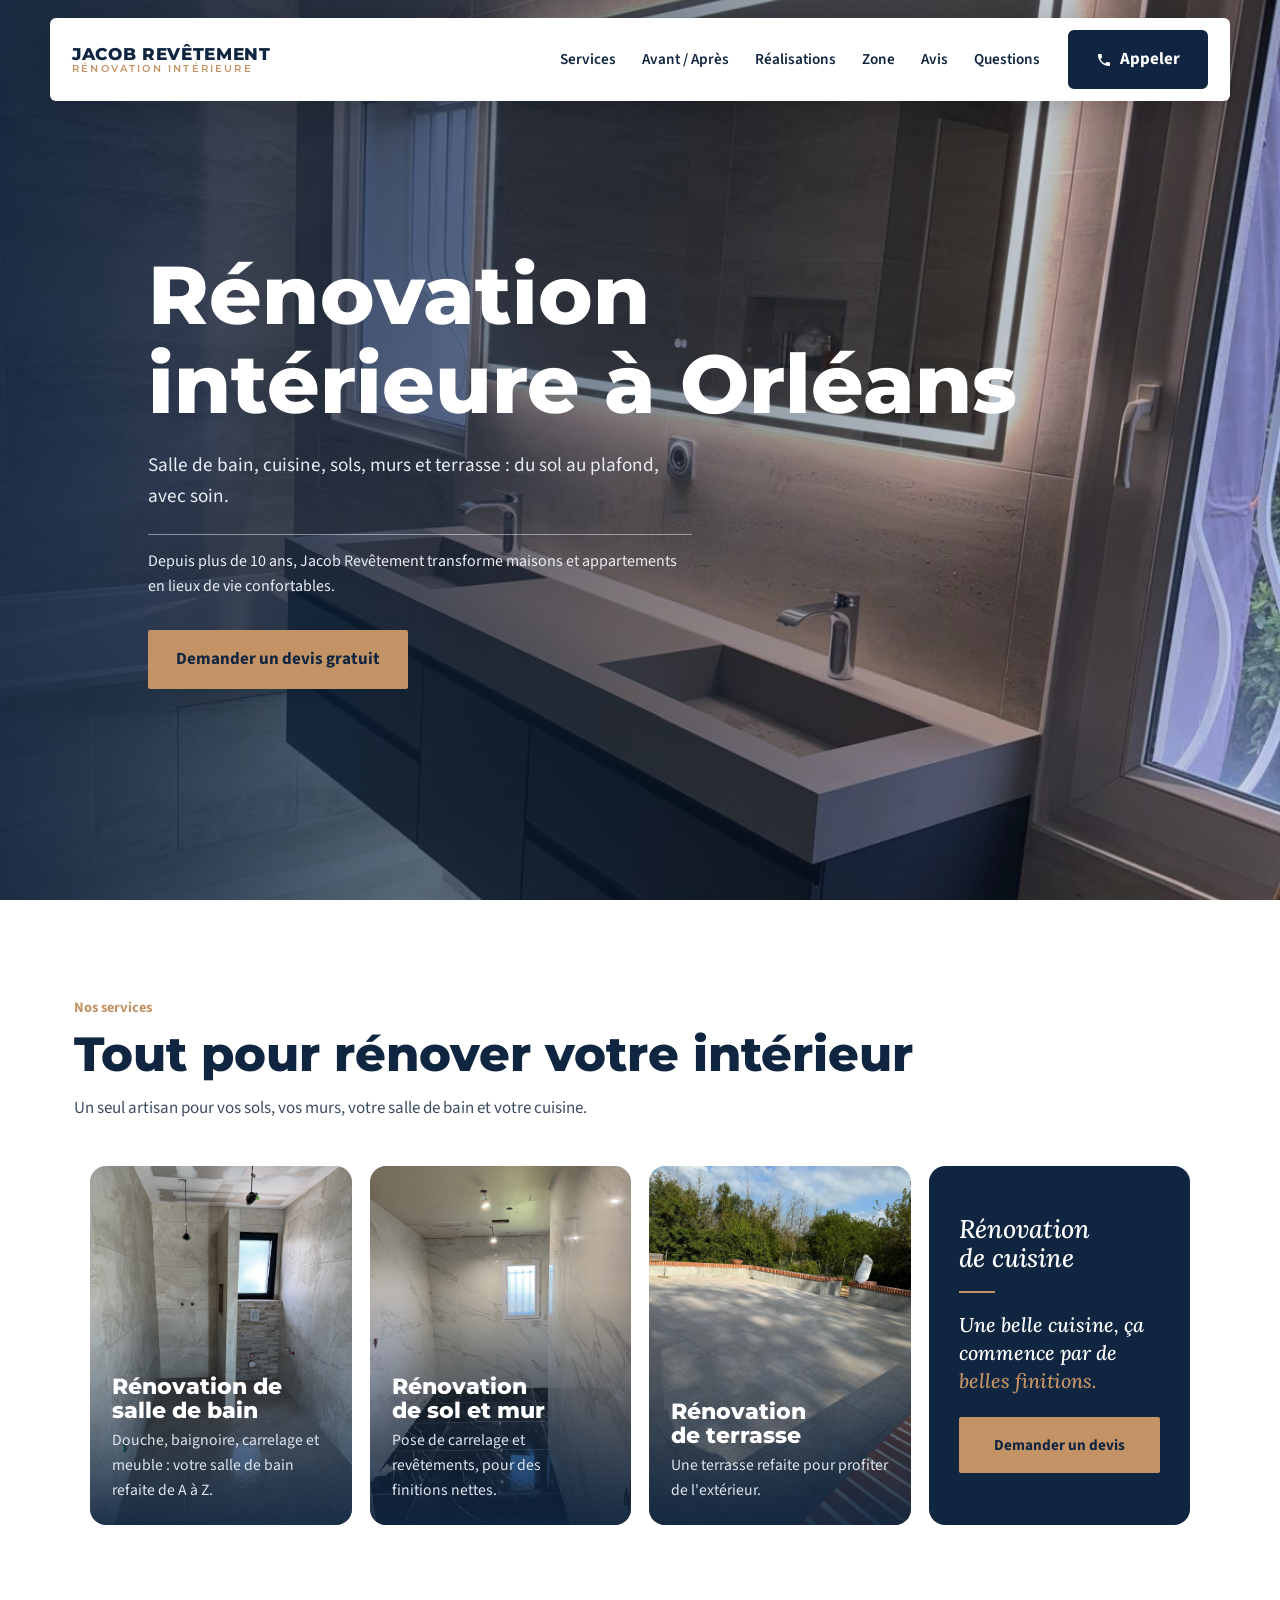
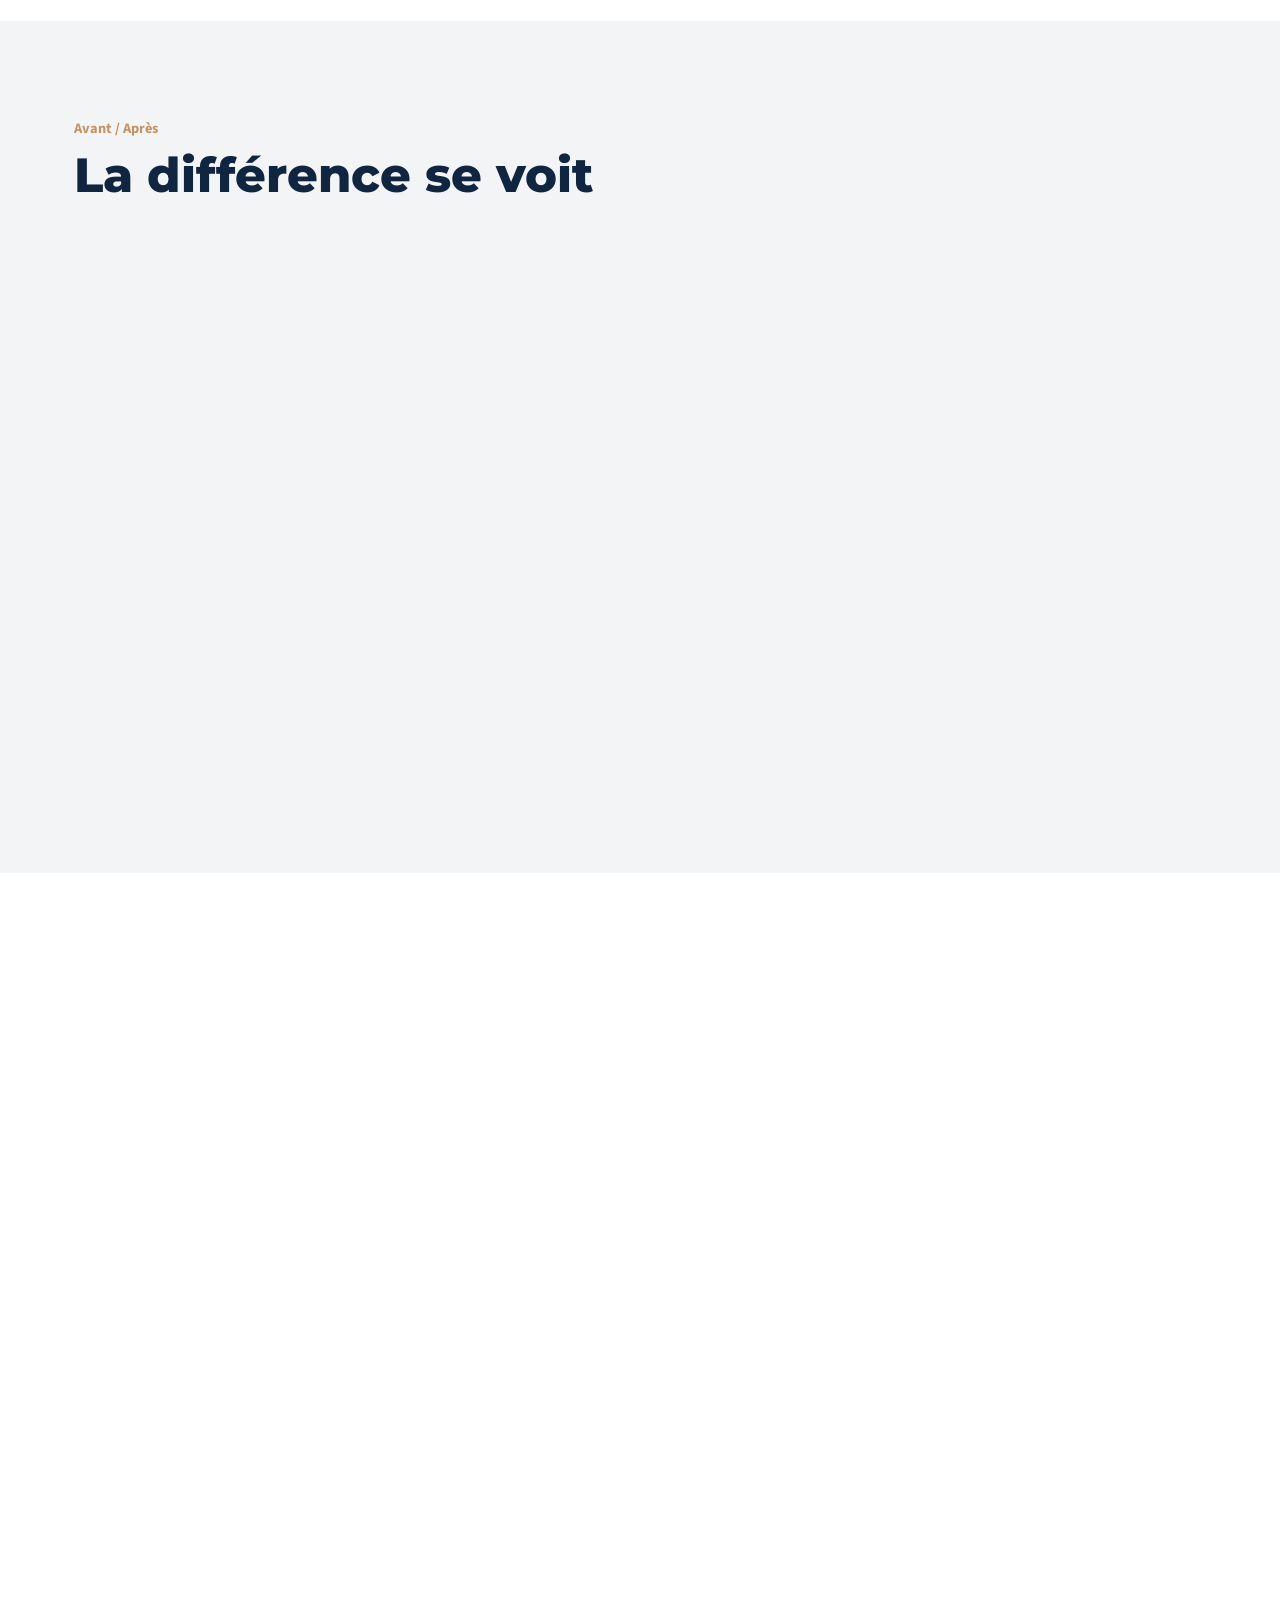
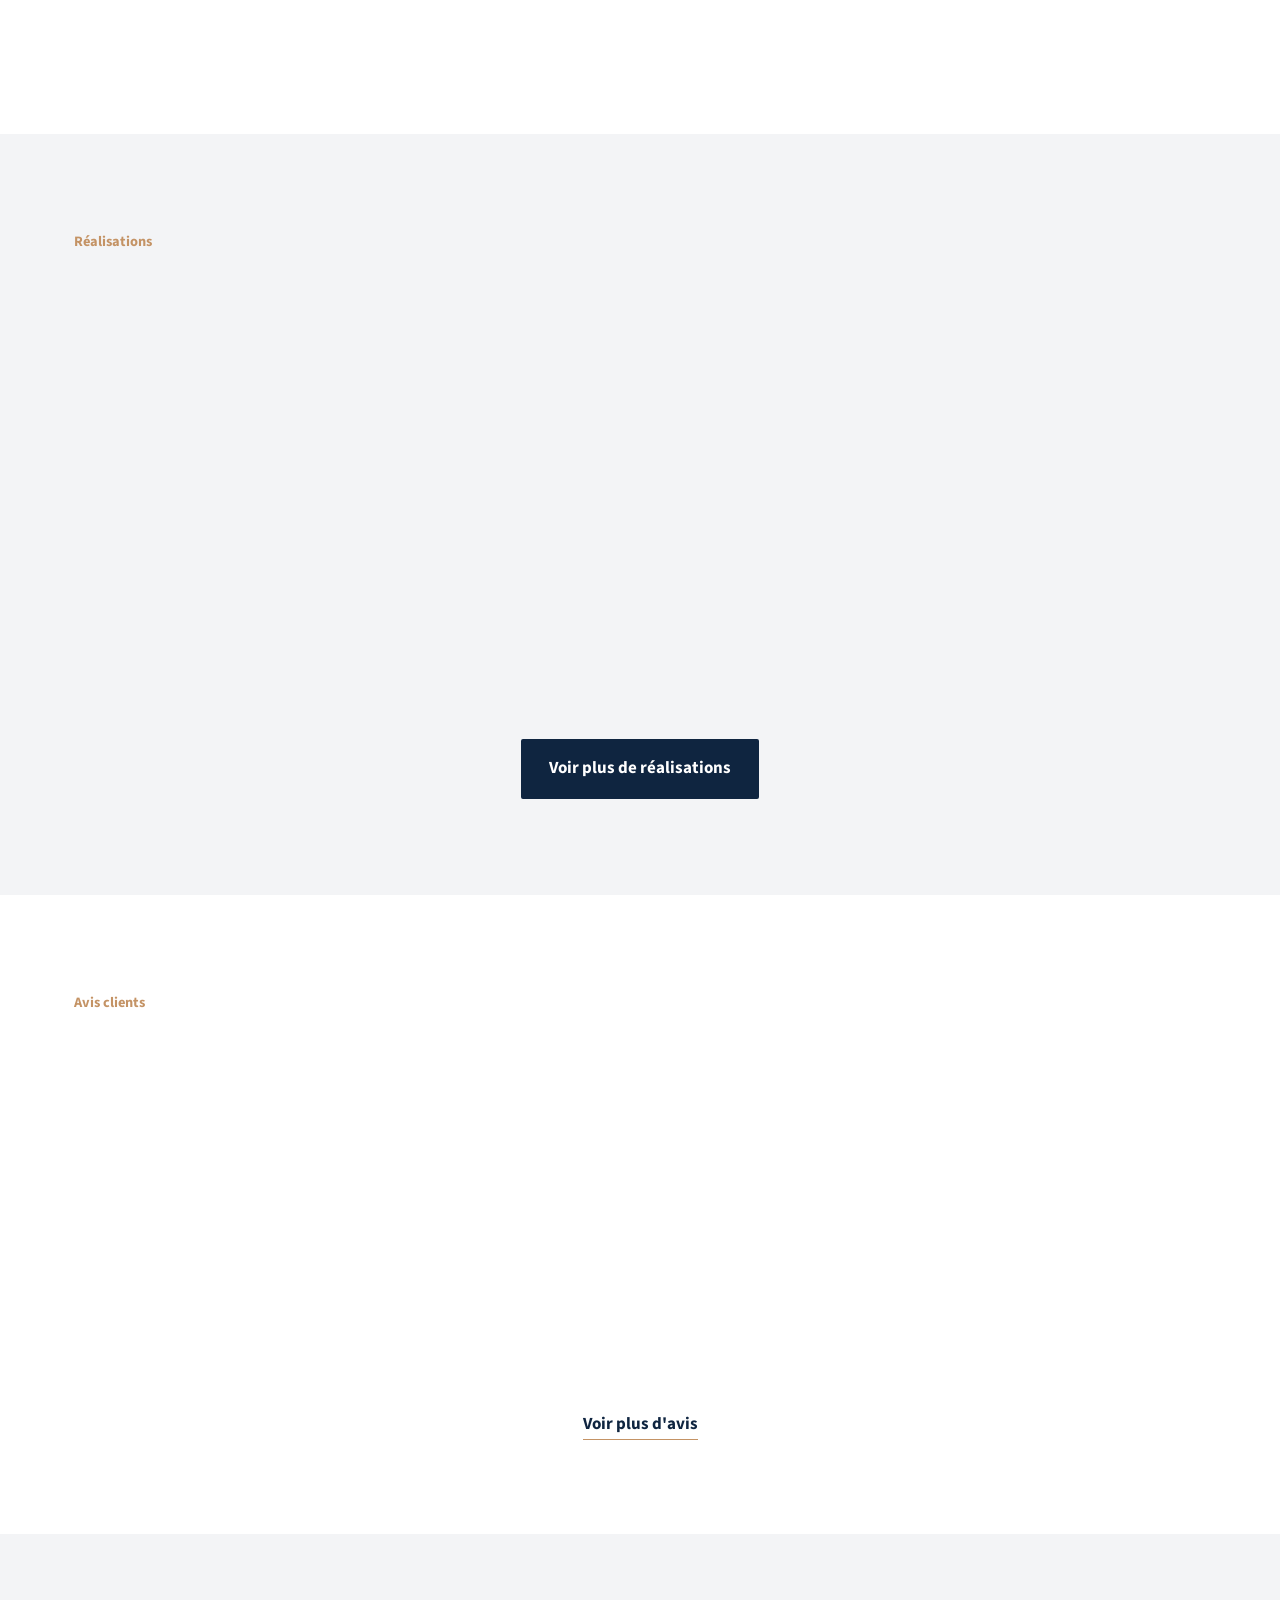
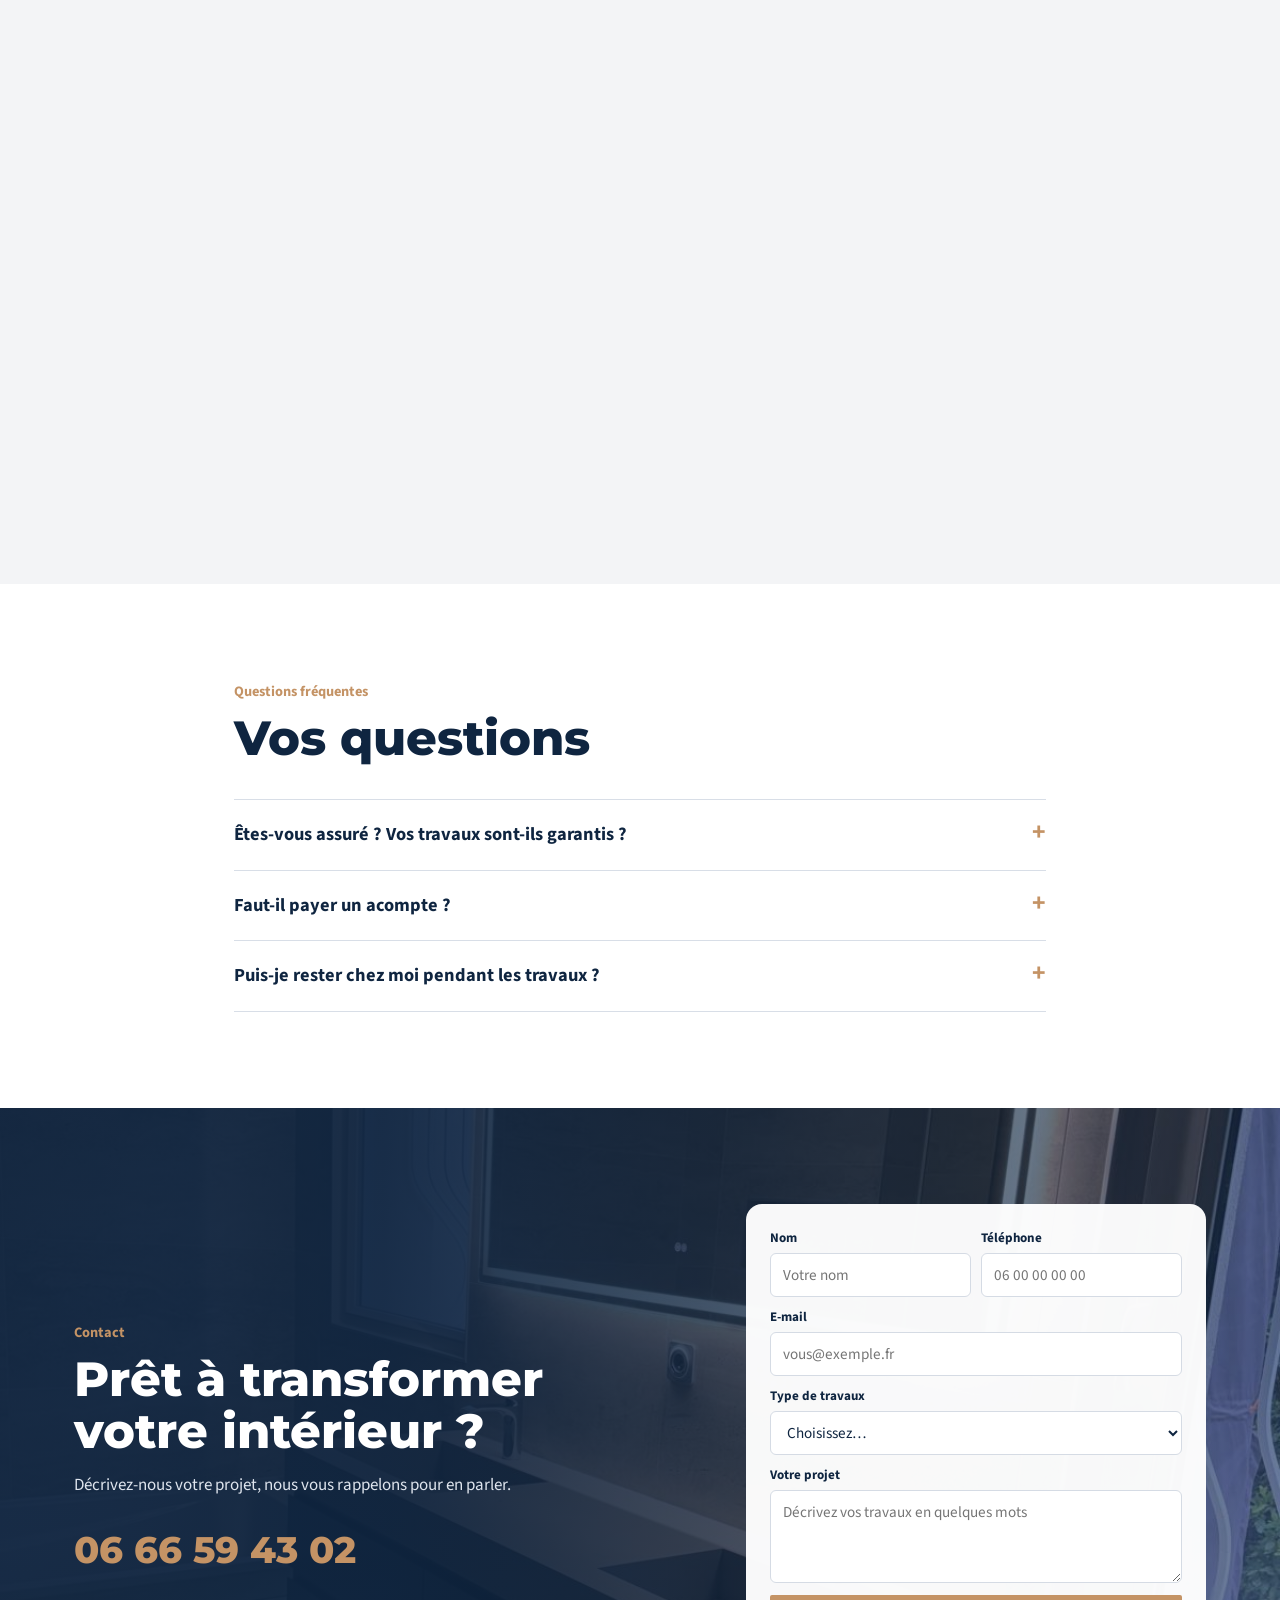
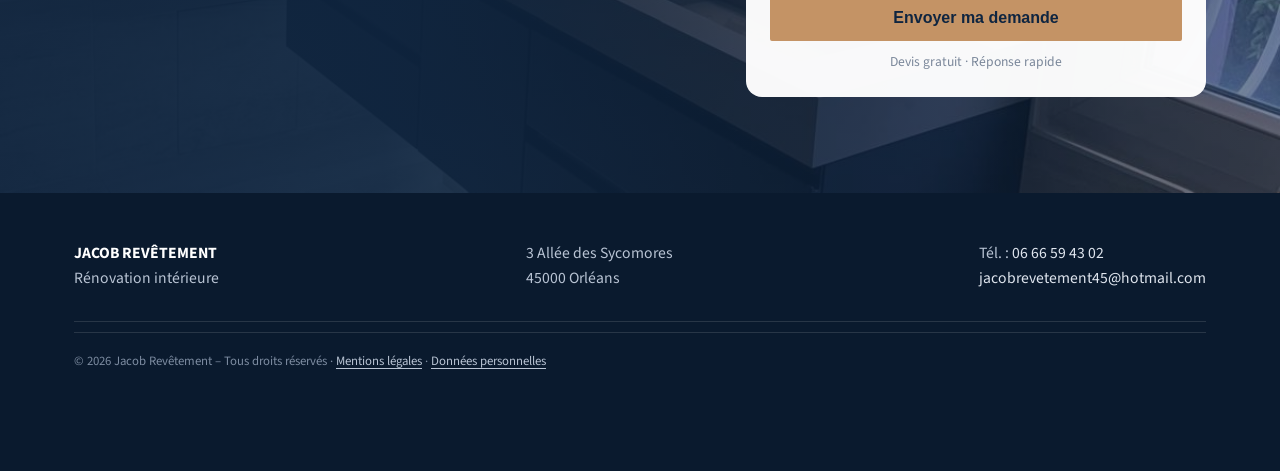
<file: test-1.html>
<!DOCTYPE html>
<html lang="fr">
<head>
<meta charset="utf-8">
<meta name="viewport" content="width=device-width,initial-scale=1">
<title>Jacob Revêtement | Rénovation intérieure à Orléans</title>
<meta name="description" content="Jacob Revêtement, rénovation intérieure à Orléans : salle de bain, cuisine, sols, murs et terrasse. Devis gratuit.">
<link rel="stylesheet" href="fonts/polices.css">
<link rel="stylesheet" href="style.css">
<style>/* TEST 1 */
@media(max-width:860px){
 .mob{background:#0f2540;-webkit-backdrop-filter:none;backdrop-filter:none;box-shadow:none;border-color:#0f2540}
}
@media(max-width:860px){
 .mob.off{opacity:0;transform:none;pointer-events:none}
}</style>
</head>
<body data-test="1">
<header><div class="bar">
<a class="logo" href="#haut">JACOB REVÊTEMENT<small>RÉNOVATION INTÉRIEURE</small></a>
<nav><a href="#services">Services</a><a href="#apres">Avant / Après</a><a href="realisations.html">Réalisations</a><a href="#zone">Zone</a><a href="#avis">Avis</a><a href="#faq">Questions</a></nav>
<a class="tel" href="tel:+33666594302">06&nbsp;66&nbsp;59&nbsp;43&nbsp;02</a>
<a class="call" href="tel:+33666594302"><svg viewBox="0 0 24 24" width="16" height="16" aria-hidden="true"><path fill="currentColor" d="M6.6 10.8a15.1 15.1 0 0 0 6.6 6.6l2.2-2.2a1 1 0 0 1 1-.25 11.4 11.4 0 0 0 3.6.57 1 1 0 0 1 1 1V20a1 1 0 0 1-1 1A17 17 0 0 1 3 4a1 1 0 0 1 1-1h3.5a1 1 0 0 1 1 1c0 1.25.2 2.45.57 3.57a1 1 0 0 1-.25 1z"/></svg>Appeler</a><a class="btn" href="#contact">Demander un devis</a><button class="burg" type="button" aria-label="Ouvrir le menu" aria-expanded="false" aria-controls="menu-mob"><span></span><span></span><span></span></button></div><nav class="m1" id="menu-mob" aria-label="Menu"><a href="#services">Services</a><a href="#apres">Avant / Après</a><a href="realisations.html">Réalisations</a><a href="#zone">Zone d’intervention</a><a href="#avis">Avis</a><a href="#faq">Questions</a><a href="#contact">Contact</a></nav></header>

<main id="haut">
<section class="hero" style="padding:0">
<img src="images/apres.jpg" alt="Salle de bain rénovée avec meuble double vasque et grand miroir lumineux">
<div class="wrap">
<h1>Rénovation intérieure à Orléans</h1>
<p>Salle de bain, cuisine, sols, murs et terrasse : du sol au plafond, avec soin.</p>
<p class="small">Depuis plus de 10 ans, Jacob Revêtement transforme maisons et appartements en lieux de vie confortables.</p>
<a class="btn gold" href="#contact">Demander un devis gratuit</a>
</div>
</section>

<section id="services"><div class="wrap">
<div class="kicker">Nos services</div>
<h2 class="rv">Tout pour rénover votre intérieur</h2>
<p class="lead rv">Un seul artisan pour vos sols, vos murs, votre salle de bain et votre cuisine.</p>
<div class="cards rv">
<div class="card"><img loading="lazy" src="images/salle-de-bain-marbre-beige.jpg" alt="Salle d’eau avec douche à l’italienne et carrelage effet marbre beige"><h3>Rénovation de salle de bain</h3><p>Douche, baignoire, carrelage et meuble : votre salle de bain refaite de A à Z.</p></div>
<div class="card"><img loading="lazy" src="images/sol-et-mur-marbre.jpg" alt="Salle de bain avec murs effet marbre blanc et sol effet marbre noir"><h3>Rénovation de sol et mur</h3><p>Pose de carrelage et revêtements, pour des finitions nettes.</p></div>
<div class="card"><img loading="lazy" src="images/image1.2.jpg" alt="Terrasse carrelée"><h3>Rénovation de terrasse</h3><p>Une terrasse refaite pour profiter de l'extérieur.</p></div>
<div class="card dark"><div><h3>Rénovation de cuisine</h3><p class="desc">Sol, murs, crédence : parlons de votre projet de cuisine.</p></div><p class="punch">Une belle cuisine, ça commence par de <span>belles finitions.</span></p><a class="btn gold" href="#contact" style="margin-top:20px;text-align:center">Demander un devis</a></div>
</div>
</div></section>

<section class="grey" id="apres"><div class="wrap">
<div class="kicker">Avant / Après</div>
<h2 class="rv">La différence se voit</h2>
<p class="lead rv">Une salle de bain en chantier, puis terminée.</p>
<div class="ba4 rv">
<figure class="av"><img loading="lazy" src="images/avant.jpg" alt="Salle de bain avant les travaux"><span>Avant</span></figure>
<figure class="ap"><img loading="lazy" src="images/apres.jpg" alt="Même salle de bain après rénovation"><span>Après</span></figure>
</div>
</div></section>

<section><div class="wrap about">
<img class="rv" loading="lazy" src="images/salle-de-bain-marbre-beige.jpg" alt="Salle d’eau avec douche à l’italienne et carrelage effet marbre beige">
<div class="rv">
<div class="kicker">À propos</div>
<h2>Pourquoi choisir Jacob Revêtement ?</h2>
<p>Depuis plus de 10 ans, nous rénovons l'intérieur des maisons et des appartements, du sol au plafond, avec passion et précision.</p>
<ul class="checks">
<li><svg class="ico" aria-hidden="true" xmlns="http://www.w3.org/2000/svg" viewBox="0 0 512 512"><!-- Font Awesome Free 5.15.4 by @fontawesome - https://fontawesome.com License - https://fontawesome.com/license/free (Icons: CC BY 4.0, Fonts: SIL OFL 1.1, Code: MIT License) --><path d="M501.1 395.7L384 278.6c-23.1-23.1-57.6-27.6-85.4-13.9L192 158.1V96L64 0 0 64l96 128h62.1l106.6 106.6c-13.6 27.8-9.2 62.3 13.9 85.4l117.1 117.1c14.6 14.6 38.2 14.6 52.7 0l52.7-52.7c14.5-14.6 14.5-38.2 0-52.7zM331.7 225c28.3 0 54.9 11 74.9 31l19.4 19.4c15.8-6.9 30.8-16.5 43.8-29.5 37.1-37.1 49.7-89.3 37.9-136.7-2.2-9-13.5-12.1-20.1-5.5l-74.4 74.4-67.9-11.3L334 98.9l74.4-74.4c6.6-6.6 3.4-17.9-5.7-20.2-47.4-11.7-99.6.9-136.6 37.9-28.5 28.5-41.9 66.1-41.2 103.6l82.1 82.1c8.1-1.9 16.5-2.9 24.7-2.9zm-103.9 82l-56.7-56.7L18.7 402.8c-25 25-25 65.5 0 90.5s65.5 25 90.5 0l123.6-123.6c-7.6-19.9-9.9-41.6-5-62.7zM64 472c-13.2 0-24-10.8-24-24 0-13.3 10.7-24 24-24s24 10.7 24 24c0 13.2-10.7 24-24 24z"/></svg>Travail soigné et matériaux de qualité</li>
<li><svg class="ico" aria-hidden="true" xmlns="http://www.w3.org/2000/svg" viewBox="0 0 512 512"><!-- Font Awesome Free 5.15.4 by @fontawesome - https://fontawesome.com License - https://fontawesome.com/license/free (Icons: CC BY 4.0, Fonts: SIL OFL 1.1, Code: MIT License) --><path d="M256,8C119,8,8,119,8,256S119,504,256,504,504,393,504,256,393,8,256,8Zm92.49,313h0l-20,25a16,16,0,0,1-22.49,2.5h0l-67-49.72a40,40,0,0,1-15-31.23V112a16,16,0,0,1,16-16h32a16,16,0,0,1,16,16V256l58,42.5A16,16,0,0,1,348.49,321Z"/></svg>Respect des délais et des engagements</li>
<li><svg class="ico" aria-hidden="true" xmlns="http://www.w3.org/2000/svg" viewBox="0 0 320 512"><!-- Font Awesome Free 5.15.4 by @fontawesome - https://fontawesome.com License - https://fontawesome.com/license/free (Icons: CC BY 4.0, Fonts: SIL OFL 1.1, Code: MIT License) --><path d="M310.706 413.765c-1.314-6.63-7.835-10.872-14.424-9.369-10.692 2.439-27.422 5.413-45.426 5.413-56.763 0-101.929-34.79-121.461-85.449h113.689a12 12 0 0 0 11.708-9.369l6.373-28.36c1.686-7.502-4.019-14.631-11.708-14.631H115.22c-1.21-14.328-1.414-28.287.137-42.245H261.95a12 12 0 0 0 11.723-9.434l6.512-29.755c1.638-7.484-4.061-14.566-11.723-14.566H130.184c20.633-44.991 62.69-75.03 117.619-75.03 14.486 0 28.564 2.25 37.851 4.145 6.216 1.268 12.347-2.498 14.002-8.623l11.991-44.368c1.822-6.741-2.465-13.616-9.326-14.917C290.217 34.912 270.71 32 249.635 32 152.451 32 74.03 92.252 45.075 176H12c-6.627 0-12 5.373-12 12v29.755c0 6.627 5.373 12 12 12h21.569c-1.009 13.607-1.181 29.287-.181 42.245H12c-6.627 0-12 5.373-12 12v28.36c0 6.627 5.373 12 12 12h30.114C67.139 414.692 145.264 480 249.635 480c26.301 0 48.562-4.544 61.101-7.788 6.167-1.595 10.027-7.708 8.788-13.957l-8.818-44.49z"/></svg>Tarifs justes et transparents</li>
<li><svg class="ico" aria-hidden="true" xmlns="http://www.w3.org/2000/svg" viewBox="0 0 576 512"><!-- Font Awesome Free 5.15.4 by @fontawesome - https://fontawesome.com License - https://fontawesome.com/license/free (Icons: CC BY 4.0, Fonts: SIL OFL 1.1, Code: MIT License) --><path d="M280.37 148.26L96 300.11V464a16 16 0 0 0 16 16l112.06-.29a16 16 0 0 0 15.92-16V368a16 16 0 0 1 16-16h64a16 16 0 0 1 16 16v95.64a16 16 0 0 0 16 16.05L464 480a16 16 0 0 0 16-16V300L295.67 148.26a12.19 12.19 0 0 0-15.3 0zM571.6 251.47L488 182.56V44.05a12 12 0 0 0-12-12h-56a12 12 0 0 0-12 12v72.61L318.47 43a48 48 0 0 0-61 0L4.34 251.47a12 12 0 0 0-1.6 16.9l25.5 31A12 12 0 0 0 45.15 301l235.22-193.74a12.19 12.19 0 0 1 15.3 0L530.9 301a12 12 0 0 0 16.9-1.6l25.5-31a12 12 0 0 0-1.7-16.93z"/></svg>Expertise dans tous les types de rénovation</li>
<li><svg class="ico" aria-hidden="true" xmlns="http://www.w3.org/2000/svg" viewBox="0 0 512 512"><!-- Font Awesome Free 5.15.4 by @fontawesome - https://fontawesome.com License - https://fontawesome.com/license/free (Icons: CC BY 4.0, Fonts: SIL OFL 1.1, Code: MIT License) --><path d="M462.3 62.6C407.5 15.9 326 24.3 275.7 76.2L256 96.5l-19.7-20.3C186.1 24.3 104.5 15.9 49.7 62.6c-62.8 53.6-66.1 149.8-9.9 207.9l193.5 199.8c12.5 12.9 32.8 12.9 45.3 0l193.5-199.8c56.3-58.1 53-154.3-9.8-207.9z"/></svg>La satisfaction du client au cœur de nos priorités</li>
</ul>
<a class="btn" href="#contact">Demander un devis gratuit</a>
</div>
</div></section>

<section class="grey" id="realisations"><div class="wrap">
<div class="kicker">Réalisations</div>
<h2 class="rv">Nos derniers chantiers</h2>
<p class="lead rv">Un travail soigné, durable et à la hauteur de vos attentes.</p>
<div class="gal rv">
<img loading="lazy" src="images/image2.jpg" alt="Salle d'eau avec sol effet marbre noir et meuble en bois">
<img loading="lazy" src="images/douche-beton.jpg" alt="Douche à l'italienne en grands carreaux effet béton avec niche">
<img loading="lazy" src="images/image3.jpg" alt="Salle de bain grise et blanche avec baignoire">
<img loading="lazy" src="images/image1.jpg" alt="Douche à l'italienne carrelée avec niches">
</div>
<div class="more"><a class="btn" href="realisations.html">Voir plus de réalisations</a></div>
</div></section>

<section id="avis"><div class="wrap">
<div class="kicker">Avis clients</div>
<h2 class="rv">Ils nous ont fait confiance</h2>
<div class="avis-v1 rv">
<figure><span class="st" aria-label="5 étoiles sur 5">★★★★★<i></i></span><blockquote>Absolument formidable, travail extraordinaire fait avec beaucoup de soin. Des initiatives nouvelles ont été apportées pour parfaire le travail.</blockquote><figcaption><b>Z</b>Zanher</figcaption></figure>
<figure><span class="st" aria-label="4 étoiles sur 5">★★★★<i>★</i></span><blockquote>Très professionnel et à l'écoute. Résultat impeccable pour la rénovation de ma salle de bain.</blockquote><figcaption><b>C</b>Céline</figcaption></figure>
<figure><span class="st" aria-label="4 étoiles sur 5">★★★★<i>★</i></span><blockquote>Travail rapide et soigné, je recommande vivement !</blockquote><figcaption><b>M</b>Michel</figcaption></figure>
</div>
<div class="leave-wrap"><a class="leave" href="https://www.travaux.com/professionnel/jacob-revetement/reviews">Voir plus d'avis</a></div>
</div></section>

<section class="grey" id="zone"><div class="wrap"><div class="z1">
<!-- Rayon et liste des communes PROVISOIRES : à confirmer avec Jacob -->
<div class="mapbox rv"><svg class="zmap" viewBox="0 0 600 420" xmlns="http://www.w3.org/2000/svg" role="img" aria-label="Carte de la zone d’intervention autour d’Orléans" xmlns:c2pa="http://c2pa.org/manifest"><defs><radialGradient id="zg"><stop offset="0" stop-color="#c49365" stop-opacity=".28"/><stop offset="1" stop-color="#c49365" stop-opacity="0"/></radialGradient></defs><circle cx="272" cy="216" r="215" fill="url(#zg)"/><polyline points="-48,316 38,296 113,277 184,258 263,236 339,232 425,248 554,268 640,277" fill="none" stroke="#6f9bd1" stroke-width="6" stroke-linecap="round" stroke-linejoin="round" opacity=".5"/><text x="435" y="284" fill="#8fb1dc" font-size="13" font-style="italic" font-family="Lora,Georgia,serif">la Loire</text><circle cx="272" cy="216" r="20" fill="none" stroke="#c49365" opacity=".45"/><circle cx="272" cy="216" r="10" fill="#c49365"/><text x="290" y="204" text-anchor="start" fill="#fff" font-weight="800" font-size="19" font-family="Montserrat,Arial,sans-serif">Orléans</text><circle cx="251" cy="345" r="4.5" fill="#fff"/><text x="251" y="365" text-anchor="middle" fill="rgba(255,255,255,.72)" font-size="12" font-family="Source Sans 3,Arial,sans-serif">Olivet</text><circle cx="410" cy="184" r="4.5" fill="#fff"/><text x="418" y="180" text-anchor="start" fill="rgba(255,255,255,.72)" font-size="12" font-family="Source Sans 3,Arial,sans-serif">Saint-Jean-de-Braye</text><circle cx="291" cy="120" r="4.5" fill="#fff"/><text x="283" y="118" text-anchor="end" fill="rgba(255,255,255,.72)" font-size="12" font-family="Source Sans 3,Arial,sans-serif">Fleury-les-Aubrais</text><circle cx="201" cy="63" r="4.5" fill="#fff"/><text x="193" y="61" text-anchor="end" fill="rgba(255,255,255,.72)" font-size="12" font-family="Source Sans 3,Arial,sans-serif">Saran</text><circle cx="177" cy="191" r="4.5" fill="#fff"/><text x="169" y="189" text-anchor="end" fill="rgba(255,255,255,.72)" font-size="12" font-family="Source Sans 3,Arial,sans-serif">Saint-Jean-de-la-Ruelle</text><circle cx="289" cy="248" r="4.5" fill="#fff"/><text x="297" y="266" text-anchor="start" fill="rgba(255,255,255,.72)" font-size="12" font-family="Source Sans 3,Arial,sans-serif">Saint-Jean-le-Blanc</text><circle cx="184" cy="284" r="4.5" fill="#fff"/><text x="184" y="306" text-anchor="middle" fill="rgba(255,255,255,.72)" font-size="12" font-family="Source Sans 3,Arial,sans-serif">Saint-Pryvé-Saint-Mesmin</text><circle cx="87" cy="165" r="4.5" fill="#fff"/><text x="79" y="163" text-anchor="end" fill="rgba(255,255,255,.72)" font-size="12" font-family="Source Sans 3,Arial,sans-serif">Ingré</text><circle cx="517" cy="242" r="4.5" fill="#fff"/><text x="517" y="236" text-anchor="middle" fill="rgba(255,255,255,.72)" font-size="12" font-family="Source Sans 3,Arial,sans-serif">Chécy</text><circle cx="371" cy="117" r="4.5" fill="#fff"/><text x="379" y="115" text-anchor="start" fill="rgba(255,255,255,.72)" font-size="12" font-family="Source Sans 3,Arial,sans-serif">Semoy</text><circle cx="113" cy="261" r="4.5" fill="#fff"/><text x="107" y="257" text-anchor="middle" fill="rgba(255,255,255,.72)" font-size="12" font-family="Source Sans 3,Arial,sans-serif">La Chapelle-Saint-Mesmin</text><circle cx="395" cy="293" r="4.5" fill="#fff"/><text x="403" y="311" text-anchor="start" fill="rgba(255,255,255,.72)" font-size="12" font-family="Source Sans 3,Arial,sans-serif">Saint-Denis-en-Val</text><metadata><c2pa:manifest>[base64]/[base64]/em3Z3/[base64]/[base64]/3cyjxFA3Qo5S46fX0/ihY0VZ7mfb9KF703t5OjWDBWMA4GA1UdDwEB/wQEAwIHgDAVBgNVHSUEDjAMBgorBgEEAYPoXgIBMAwGA1UdEwEB/wQCMAAwHwYDVR0jBBgwFoAUzlHiBIFOZFsj+OPEz5o+nMHXXMIwCgYIKoZIzj0EAwMDZwAwZAIwMXMdFJ4BetLLVY7ORuE9noqbbAZOZn/aArXyTwFAZfKrPzxF2vPoJNf1+UCdg1XGAjBwX1zd9WGqYkqmL5SFqw1QySjr1zJfpJM9+1rdDwSPLMOPOjKuiXjoU/[base64]/oDeLSrtDdTij6zjBJ1XZqdjO7vnLFPHRHpk4AsDt/itAr+WSdCW5K2N6Spyo=</c2pa:manifest></metadata></svg></div>
<div class="rv"><div class="kicker">Zone d’intervention</div>
<h2>Orléans et ses alentours</h2>
<p class="lead">Nous intervenons à Orléans et dans un rayon de <b class="todo">XX km</b> autour.</p>
<ul class="chips"><li>Olivet</li><li>Saint-Jean-de-Braye</li><li>Fleury-les-Aubrais</li><li>Saran</li><li>Saint-Jean-de-la-Ruelle</li><li>Saint-Jean-le-Blanc</li><li>Saint-Pryvé-Saint-Mesmin</li><li>Ingré</li><li>Chécy</li><li>Semoy</li><li>La Chapelle-Saint-Mesmin</li><li>Saint-Denis-en-Val</li></ul>
<p class="end">Votre commune n’est pas dans la liste ? <a href="tel:+33666594302">Appelez-nous</a>, nous étudions chaque demande.</p></div>
</div></div></section>
<section id="faq"><div class="wrap" style="max-width:860px">
<div class="kicker">Questions fréquentes</div>
<h2 class="rv">Vos questions</h2>
<div style="margin-top:34px">
<!-- RÉPONSES PROVISOIRES : à faire confirmer par Jacob avant la mise en ligne (surtout l'assurance) -->
<details><summary>Êtes-vous assuré ? Vos travaux sont-ils garantis ?</summary><p>Oui. Nos travaux sont couverts par une assurance professionnelle. Nous vous transmettons l'attestation sur simple demande, avec votre devis.</p></details>
<details><summary>Faut-il payer un acompte ?</summary><p>Un acompte est demandé à la signature du devis, pour réserver la date de votre chantier et commander les matériaux. Le reste est réglé à la fin des travaux. Tout est indiqué clairement sur le devis.</p></details>
<details><summary>Puis-je rester chez moi pendant les travaux ?</summary><p>Oui, dans la plupart des cas. Nous protégeons les sols et les meubles autour de la zone de travaux, et nous laissons le chantier propre chaque soir.</p></details>
</div>
</div></section>

<section class="cta contact2" id="contact">
<img class="bg" loading="lazy" src="images/apres.jpg" alt="">
<div class="wrap"><div class="c2">
<div class="txt">
<div class="kicker">Contact</div>
<h2>Prêt à transformer votre intérieur ?</h2>
<p>Décrivez-nous votre projet, nous vous rappelons pour en parler.</p>
<a class="big" href="tel:+33666594302">06&nbsp;66&nbsp;59&nbsp;43&nbsp;02</a>
</div>
<div class="card">
<!-- Formulaire : pour l'instant il ouvre l'e-mail du visiteur avec la demande déjà remplie. À brancher plus tard sur un service d'envoi (Formspree, Web3Forms…) -->
<form class="f" id="devis">
<div class="row">
<label>Nom<input name="nom" required autocomplete="name" placeholder="Votre nom"></label>
<label>Téléphone<input name="tel" type="tel" required autocomplete="tel" placeholder="06 00 00 00 00"></label>
</div>
<label>E-mail<input name="email" type="email" autocomplete="email" placeholder="vous@exemple.fr"></label>
<label>Type de travaux<select name="type" required><option value="">Choisissez…</option><option>Salle de bain</option><option>Cuisine</option><option>Sol et murs</option><option>Terrasse</option><option>Autre</option></select></label>
<label>Votre projet<textarea name="projet" rows="3" placeholder="Décrivez vos travaux en quelques mots"></textarea></label>
<button class="btn gold" type="submit">Envoyer ma demande</button>
<p class="note">Devis gratuit · Réponse rapide</p>
</form>
</div>
</div></div>
</section>
</main>

<footer>
<div class="wrap">
<div class="f-top">
<div><strong>JACOB REVÊTEMENT</strong><br>Rénovation intérieure</div>
<div>3&nbsp;Allée des Sycomores<br>45000&nbsp;Orléans</div>
<div>Tél.&nbsp;: <a href="tel:+33666594302">06&nbsp;66&nbsp;59&nbsp;43&nbsp;02</a><br><a href="mailto:jacobrevetement45@hotmail.com">jacobrevetement45@hotmail.com</a></div>
</div>
<p class="copy">© 2026 Jacob Revêtement – Tous droits réservés · <a href="mentions-legales.html">Mentions légales</a> · <a href="mentions-legales.html#donnees">Données personnelles</a></p>
</div>
</footer>
<div class="mob"><a class="mob-c" href="tel:+33666594302" aria-label="Appeler le 06 66 59 43 02"><i><svg viewBox="0 0 24 24" width="20" height="20" aria-hidden="true"><path fill="currentColor" d="M6.6 10.8a15.1 15.1 0 0 0 6.6 6.6l2.2-2.2a1 1 0 0 1 1-.25 11.4 11.4 0 0 0 3.6.57 1 1 0 0 1 1 1V20a1 1 0 0 1-1 1A17 17 0 0 1 3 4a1 1 0 0 1 1-1h3.5a1 1 0 0 1 1 1c0 1.25.2 2.45.57 3.57a1 1 0 0 1-.25 1z"/></svg></i></a><span class="mob-sep"></span><a class="mob-d" href="#contact">Demander un devis <b><svg viewBox="0 0 24 24" width="18" height="18" aria-hidden="true"><path fill="none" stroke="currentColor" stroke-width="2" d="M5 12h13M13 6l6 6-6 6"/></svg></b></a></div>
<script>
try{var o=new IntersectionObserver(function(e){e.forEach(function(x){if(x.isIntersecting){x.target.classList.add('on');o.unobserve(x.target)}})},{threshold:.12});document.querySelectorAll('.rv').forEach(function(n){o.observe(n)})}catch(e){document.querySelectorAll('.rv').forEach(function(n){n.classList.add('on')})}
</script>
<script>
document.getElementById('devis').addEventListener('submit',function(e){e.preventDefault();var f=e.target,v=function(n){return (f.elements[n].value||'').trim()};
var corps='Nom : '+v('nom')+'\nTéléphone : '+v('tel')+'\nE-mail : '+v('email')+'\nType de travaux : '+v('type')+'\n\nProjet :\n'+v('projet');
location.href='mailto:jacobrevetement45@hotmail.com?subject='+encodeURIComponent('Demande de devis – '+v('type'))+'&body='+encodeURIComponent(corps);});
</script>
<script>
(function(){var b=document.querySelector('.burg'),m=document.getElementById('menu-mob');if(!b||!m)return;
function t(o){m.classList.toggle('open',o);b.classList.toggle('x',o);b.setAttribute('aria-expanded',o);b.setAttribute('aria-label',o?'Fermer le menu':'Ouvrir le menu')}
b.addEventListener('click',function(e){e.stopPropagation();t(!m.classList.contains('open'))});
m.querySelectorAll('a').forEach(function(a){a.addEventListener('click',function(){t(false)})});
document.addEventListener('click',function(e){if(!m.contains(e.target))t(false)});})();
</script>
<script>
/* Barre du haut sur téléphone : se cache quand on descend, revient quand on remonte */
(function(){var h=document.querySelector('header'),m=document.getElementById('menu-mob'),y=window.scrollY,mq=window.matchMedia('(max-width:860px)');
window.addEventListener('scroll',function(){var n=window.scrollY;
if(!mq.matches||(m&&m.classList.contains('open'))||n<80){h.classList.remove('cache');}
else if(n>y+6){h.classList.add('cache');}
else if(n<y-6){h.classList.remove('cache');}
y=n;},{passive:true});})();
</script>
<div class="bas-blanc" aria-hidden="true"></div>
<script>
/* Téléphone : la barre « Appeler / Demander un devis » se cache dans la section contact, dans le pied de page,
   et pendant que le client écrit dans le formulaire. */
(function(){var bar=document.querySelector('.mob');if(!bar||!('IntersectionObserver' in window))return;
var zones=[document.getElementById('contact'),document.querySelector('footer')].filter(Boolean),vis=new Set(),typing=false;
function maj(){bar.classList.toggle('off',typing||vis.size>0);}
var io=new IntersectionObserver(function(es){es.forEach(function(e){if(e.isIntersecting)vis.add(e.target);else vis.delete(e.target);});maj();},{threshold:0});
zones.forEach(function(z){io.observe(z);});
document.addEventListener('focusin',function(e){if(e.target.matches('input,textarea,select')){typing=true;maj();}});
document.addEventListener('focusout',function(){typing=false;maj();});})();
</script>
</body>
</html>
</file>
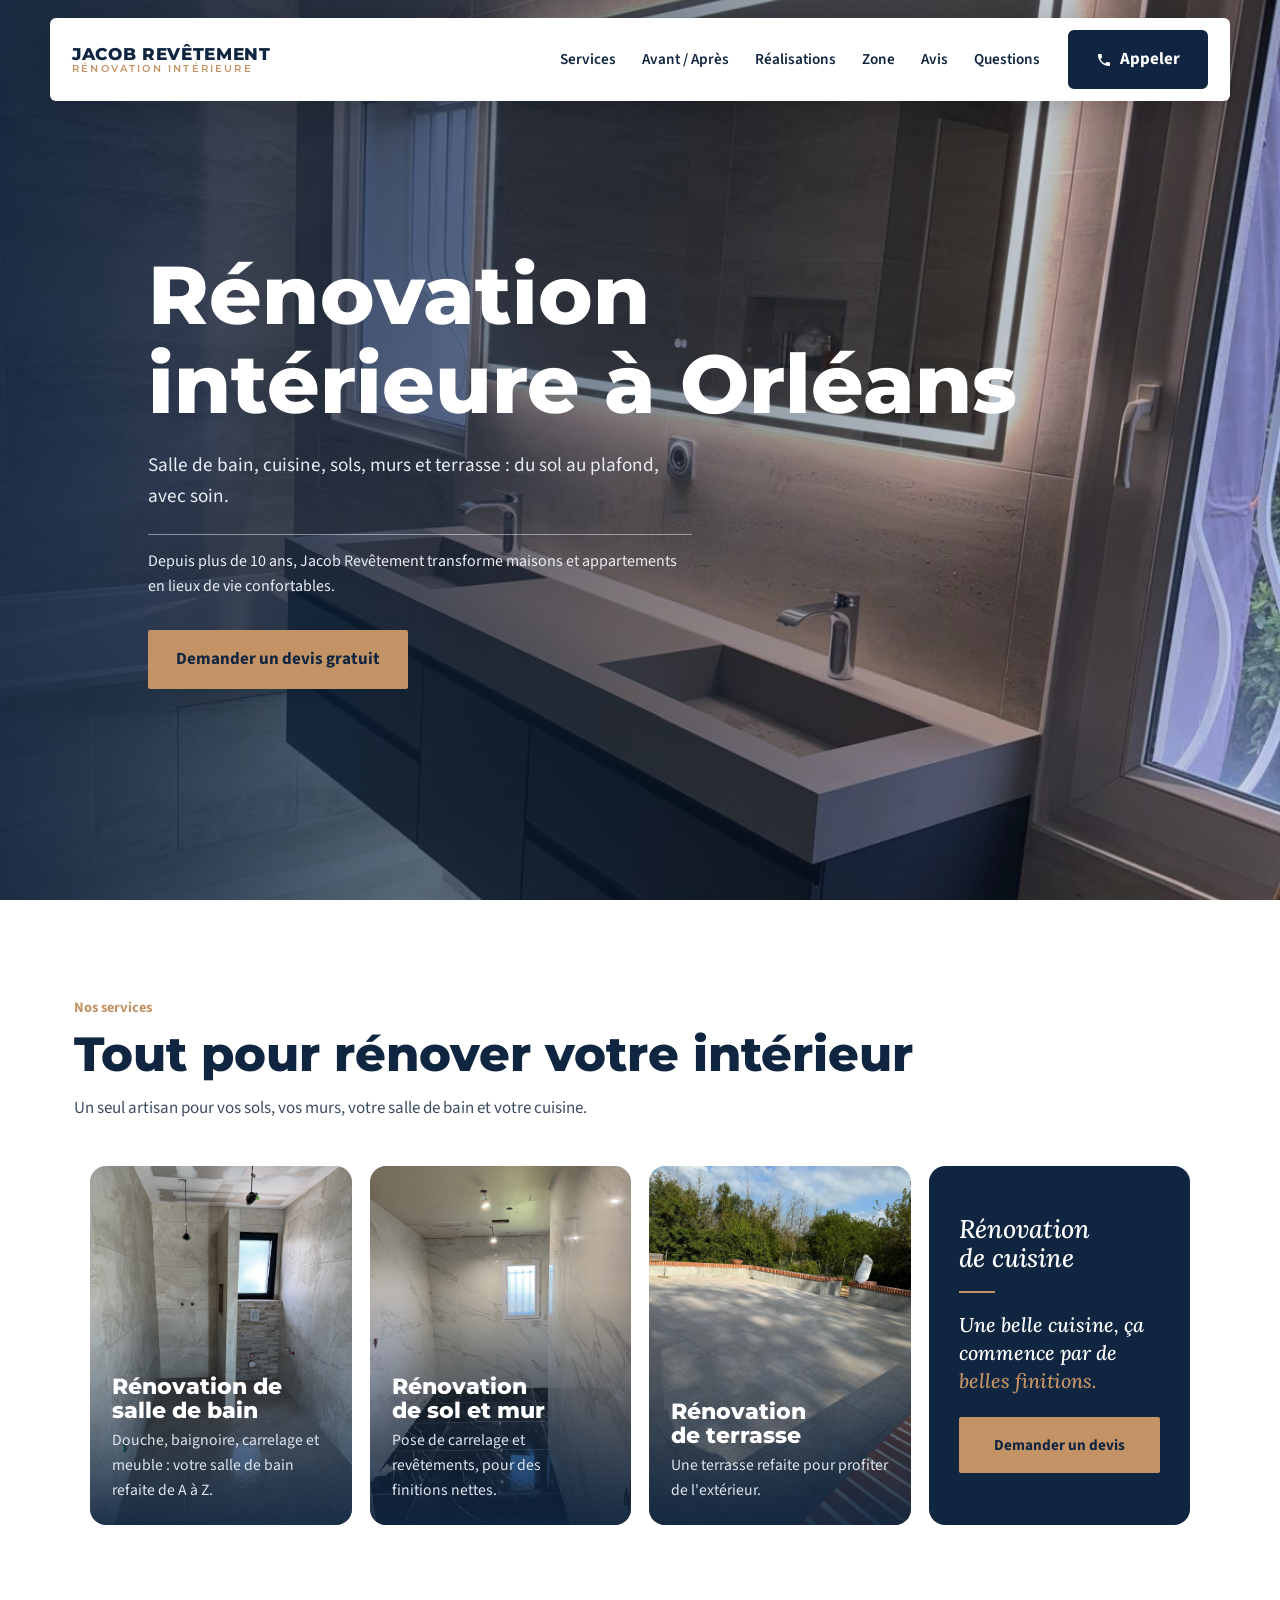
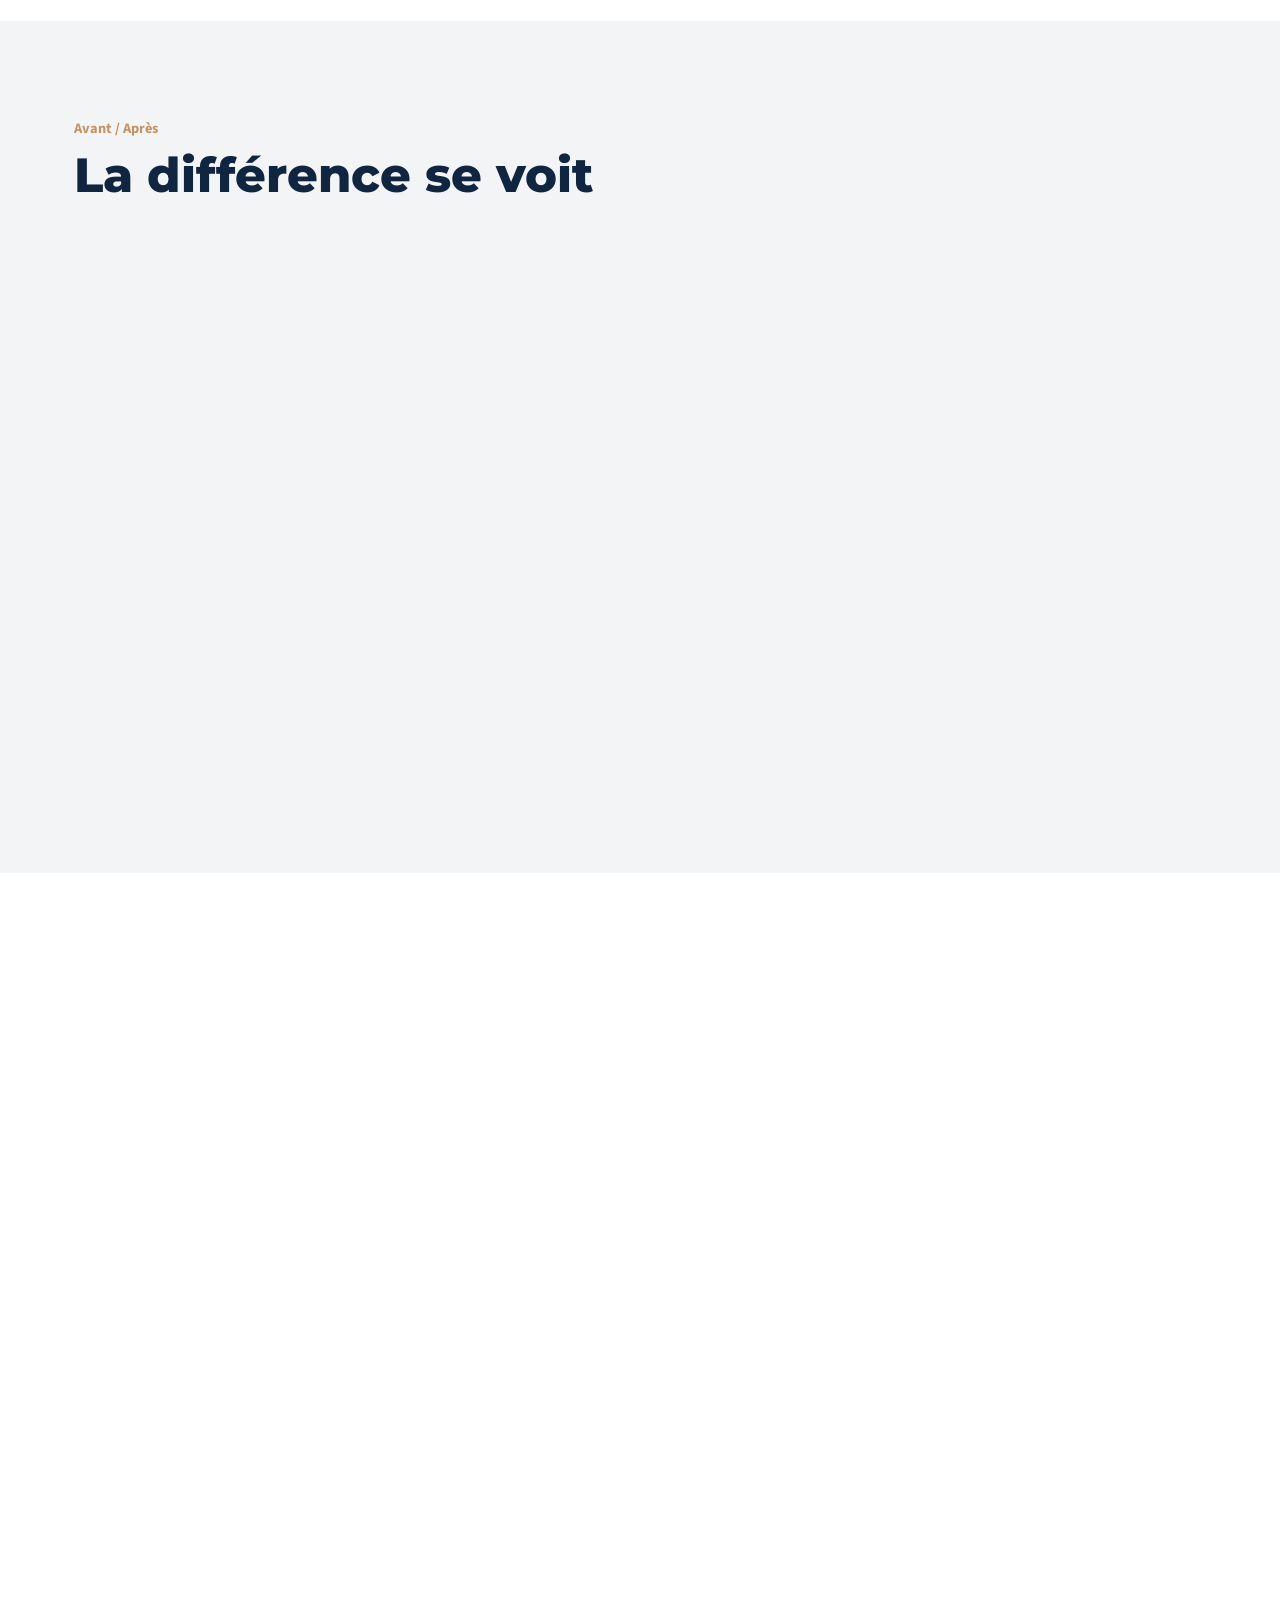
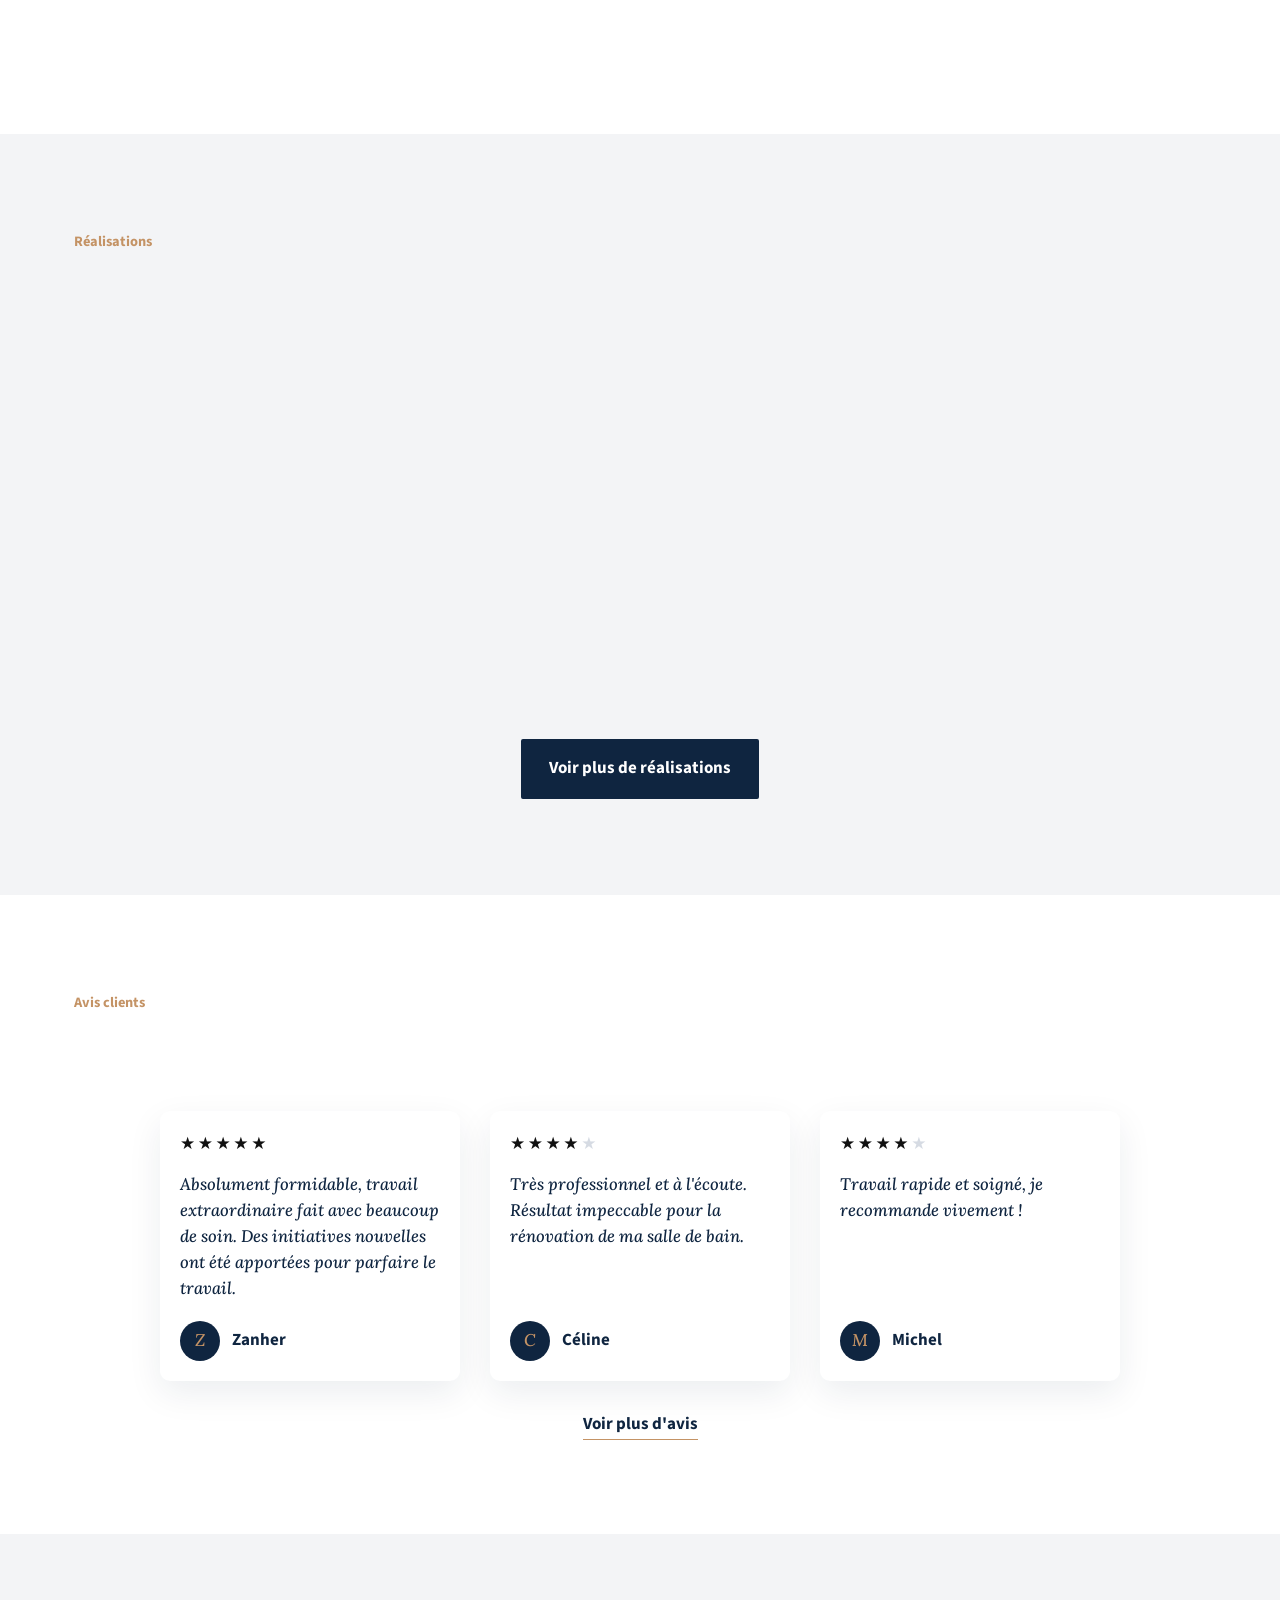
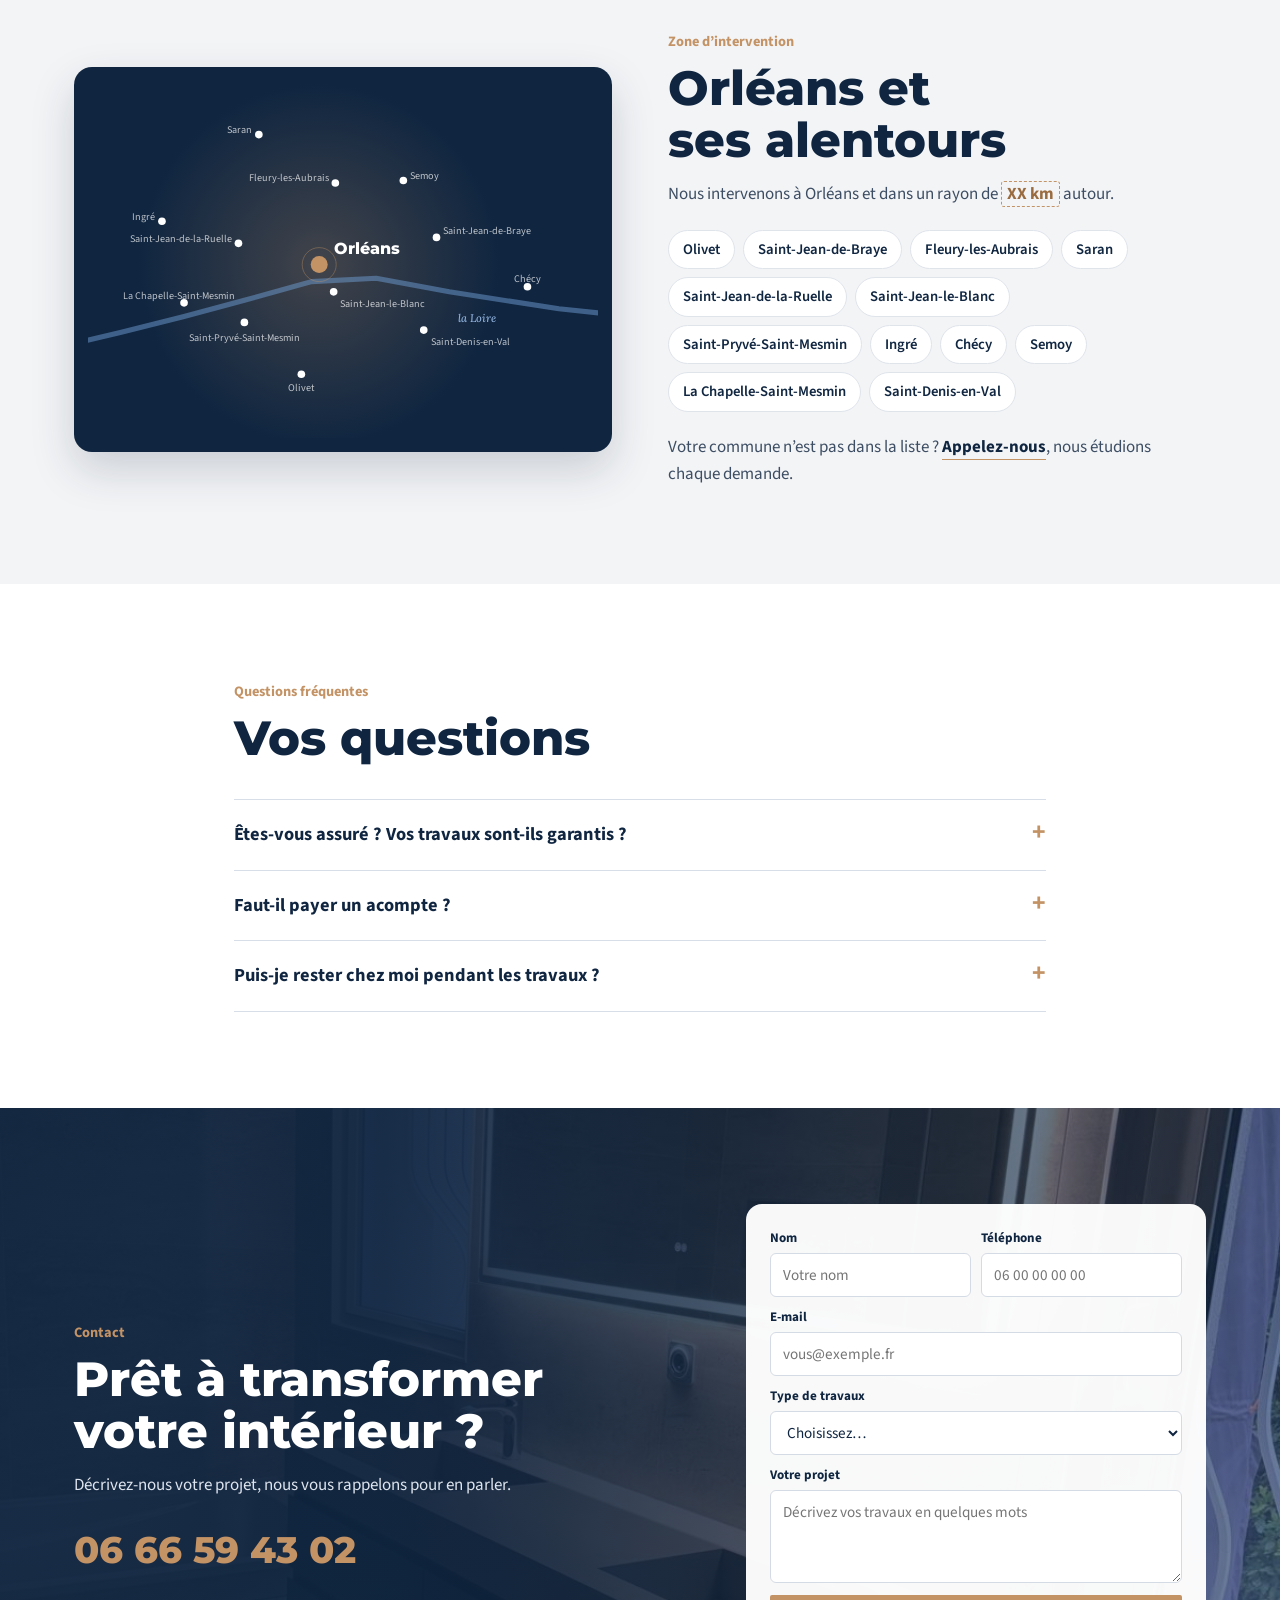
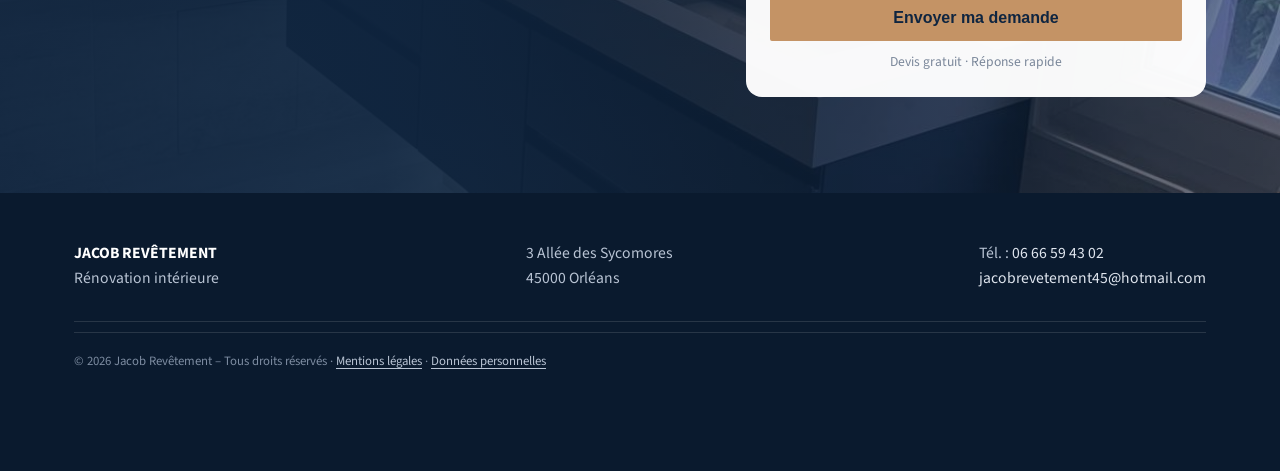
<file: test-2.html>
<!DOCTYPE html>
<html lang="fr">
<head>
<meta charset="utf-8">
<meta name="viewport" content="width=device-width,initial-scale=1">
<title>Jacob Revêtement | Rénovation intérieure à Orléans</title>
<meta name="description" content="Jacob Revêtement, rénovation intérieure à Orléans : salle de bain, cuisine, sols, murs et terrasse. Devis gratuit.">
<link rel="stylesheet" href="fonts/polices.css">
<link rel="stylesheet" href="style.css">
<style>/* TEST 2 */
@media(max-width:860px){
 .mob-zone{position:fixed;top:0;left:0;right:0;height:100svh;pointer-events:none;z-index:30}
 .mob-zone .mob{position:absolute;left:16px;right:16px;bottom:14px;pointer-events:auto}
}
@media(max-width:860px){
 .mob.off{opacity:0;transform:none;pointer-events:none}
}</style>
</head>
<body data-test="2">
<header><div class="bar">
<a class="logo" href="#haut">JACOB REVÊTEMENT<small>RÉNOVATION INTÉRIEURE</small></a>
<nav><a href="#services">Services</a><a href="#apres">Avant / Après</a><a href="realisations.html">Réalisations</a><a href="#zone">Zone</a><a href="#avis">Avis</a><a href="#faq">Questions</a></nav>
<a class="tel" href="tel:+33666594302">06&nbsp;66&nbsp;59&nbsp;43&nbsp;02</a>
<a class="call" href="tel:+33666594302"><svg viewBox="0 0 24 24" width="16" height="16" aria-hidden="true"><path fill="currentColor" d="M6.6 10.8a15.1 15.1 0 0 0 6.6 6.6l2.2-2.2a1 1 0 0 1 1-.25 11.4 11.4 0 0 0 3.6.57 1 1 0 0 1 1 1V20a1 1 0 0 1-1 1A17 17 0 0 1 3 4a1 1 0 0 1 1-1h3.5a1 1 0 0 1 1 1c0 1.25.2 2.45.57 3.57a1 1 0 0 1-.25 1z"/></svg>Appeler</a><a class="btn" href="#contact">Demander un devis</a><button class="burg" type="button" aria-label="Ouvrir le menu" aria-expanded="false" aria-controls="menu-mob"><span></span><span></span><span></span></button></div><nav class="m1" id="menu-mob" aria-label="Menu"><a href="#services">Services</a><a href="#apres">Avant / Après</a><a href="realisations.html">Réalisations</a><a href="#zone">Zone d’intervention</a><a href="#avis">Avis</a><a href="#faq">Questions</a><a href="#contact">Contact</a></nav></header>

<main id="haut">
<section class="hero" style="padding:0">
<img src="images/apres.jpg" alt="Salle de bain rénovée avec meuble double vasque et grand miroir lumineux">
<div class="wrap">
<h1>Rénovation intérieure à Orléans</h1>
<p>Salle de bain, cuisine, sols, murs et terrasse : du sol au plafond, avec soin.</p>
<p class="small">Depuis plus de 10 ans, Jacob Revêtement transforme maisons et appartements en lieux de vie confortables.</p>
<a class="btn gold" href="#contact">Demander un devis gratuit</a>
</div>
</section>

<section id="services"><div class="wrap">
<div class="kicker">Nos services</div>
<h2 class="rv">Tout pour rénover votre intérieur</h2>
<p class="lead rv">Un seul artisan pour vos sols, vos murs, votre salle de bain et votre cuisine.</p>
<div class="cards rv">
<div class="card"><img loading="lazy" src="images/salle-de-bain-marbre-beige.jpg" alt="Salle d’eau avec douche à l’italienne et carrelage effet marbre beige"><h3>Rénovation de salle de bain</h3><p>Douche, baignoire, carrelage et meuble : votre salle de bain refaite de A à Z.</p></div>
<div class="card"><img loading="lazy" src="images/sol-et-mur-marbre.jpg" alt="Salle de bain avec murs effet marbre blanc et sol effet marbre noir"><h3>Rénovation de sol et mur</h3><p>Pose de carrelage et revêtements, pour des finitions nettes.</p></div>
<div class="card"><img loading="lazy" src="images/image1.2.jpg" alt="Terrasse carrelée"><h3>Rénovation de terrasse</h3><p>Une terrasse refaite pour profiter de l'extérieur.</p></div>
<div class="card dark"><div><h3>Rénovation de cuisine</h3><p class="desc">Sol, murs, crédence : parlons de votre projet de cuisine.</p></div><p class="punch">Une belle cuisine, ça commence par de <span>belles finitions.</span></p><a class="btn gold" href="#contact" style="margin-top:20px;text-align:center">Demander un devis</a></div>
</div>
</div></section>

<section class="grey" id="apres"><div class="wrap">
<div class="kicker">Avant / Après</div>
<h2 class="rv">La différence se voit</h2>
<p class="lead rv">Une salle de bain en chantier, puis terminée.</p>
<div class="ba4 rv">
<figure class="av"><img loading="lazy" src="images/avant.jpg" alt="Salle de bain avant les travaux"><span>Avant</span></figure>
<figure class="ap"><img loading="lazy" src="images/apres.jpg" alt="Même salle de bain après rénovation"><span>Après</span></figure>
</div>
</div></section>

<section><div class="wrap about">
<img class="rv" loading="lazy" src="images/salle-de-bain-marbre-beige.jpg" alt="Salle d’eau avec douche à l’italienne et carrelage effet marbre beige">
<div class="rv">
<div class="kicker">À propos</div>
<h2>Pourquoi choisir Jacob Revêtement ?</h2>
<p>Depuis plus de 10 ans, nous rénovons l'intérieur des maisons et des appartements, du sol au plafond, avec passion et précision.</p>
<ul class="checks">
<li><svg class="ico" aria-hidden="true" xmlns="http://www.w3.org/2000/svg" viewBox="0 0 512 512"><!-- Font Awesome Free 5.15.4 by @fontawesome - https://fontawesome.com License - https://fontawesome.com/license/free (Icons: CC BY 4.0, Fonts: SIL OFL 1.1, Code: MIT License) --><path d="M501.1 395.7L384 278.6c-23.1-23.1-57.6-27.6-85.4-13.9L192 158.1V96L64 0 0 64l96 128h62.1l106.6 106.6c-13.6 27.8-9.2 62.3 13.9 85.4l117.1 117.1c14.6 14.6 38.2 14.6 52.7 0l52.7-52.7c14.5-14.6 14.5-38.2 0-52.7zM331.7 225c28.3 0 54.9 11 74.9 31l19.4 19.4c15.8-6.9 30.8-16.5 43.8-29.5 37.1-37.1 49.7-89.3 37.9-136.7-2.2-9-13.5-12.1-20.1-5.5l-74.4 74.4-67.9-11.3L334 98.9l74.4-74.4c6.6-6.6 3.4-17.9-5.7-20.2-47.4-11.7-99.6.9-136.6 37.9-28.5 28.5-41.9 66.1-41.2 103.6l82.1 82.1c8.1-1.9 16.5-2.9 24.7-2.9zm-103.9 82l-56.7-56.7L18.7 402.8c-25 25-25 65.5 0 90.5s65.5 25 90.5 0l123.6-123.6c-7.6-19.9-9.9-41.6-5-62.7zM64 472c-13.2 0-24-10.8-24-24 0-13.3 10.7-24 24-24s24 10.7 24 24c0 13.2-10.7 24-24 24z"/></svg>Travail soigné et matériaux de qualité</li>
<li><svg class="ico" aria-hidden="true" xmlns="http://www.w3.org/2000/svg" viewBox="0 0 512 512"><!-- Font Awesome Free 5.15.4 by @fontawesome - https://fontawesome.com License - https://fontawesome.com/license/free (Icons: CC BY 4.0, Fonts: SIL OFL 1.1, Code: MIT License) --><path d="M256,8C119,8,8,119,8,256S119,504,256,504,504,393,504,256,393,8,256,8Zm92.49,313h0l-20,25a16,16,0,0,1-22.49,2.5h0l-67-49.72a40,40,0,0,1-15-31.23V112a16,16,0,0,1,16-16h32a16,16,0,0,1,16,16V256l58,42.5A16,16,0,0,1,348.49,321Z"/></svg>Respect des délais et des engagements</li>
<li><svg class="ico" aria-hidden="true" xmlns="http://www.w3.org/2000/svg" viewBox="0 0 320 512"><!-- Font Awesome Free 5.15.4 by @fontawesome - https://fontawesome.com License - https://fontawesome.com/license/free (Icons: CC BY 4.0, Fonts: SIL OFL 1.1, Code: MIT License) --><path d="M310.706 413.765c-1.314-6.63-7.835-10.872-14.424-9.369-10.692 2.439-27.422 5.413-45.426 5.413-56.763 0-101.929-34.79-121.461-85.449h113.689a12 12 0 0 0 11.708-9.369l6.373-28.36c1.686-7.502-4.019-14.631-11.708-14.631H115.22c-1.21-14.328-1.414-28.287.137-42.245H261.95a12 12 0 0 0 11.723-9.434l6.512-29.755c1.638-7.484-4.061-14.566-11.723-14.566H130.184c20.633-44.991 62.69-75.03 117.619-75.03 14.486 0 28.564 2.25 37.851 4.145 6.216 1.268 12.347-2.498 14.002-8.623l11.991-44.368c1.822-6.741-2.465-13.616-9.326-14.917C290.217 34.912 270.71 32 249.635 32 152.451 32 74.03 92.252 45.075 176H12c-6.627 0-12 5.373-12 12v29.755c0 6.627 5.373 12 12 12h21.569c-1.009 13.607-1.181 29.287-.181 42.245H12c-6.627 0-12 5.373-12 12v28.36c0 6.627 5.373 12 12 12h30.114C67.139 414.692 145.264 480 249.635 480c26.301 0 48.562-4.544 61.101-7.788 6.167-1.595 10.027-7.708 8.788-13.957l-8.818-44.49z"/></svg>Tarifs justes et transparents</li>
<li><svg class="ico" aria-hidden="true" xmlns="http://www.w3.org/2000/svg" viewBox="0 0 576 512"><!-- Font Awesome Free 5.15.4 by @fontawesome - https://fontawesome.com License - https://fontawesome.com/license/free (Icons: CC BY 4.0, Fonts: SIL OFL 1.1, Code: MIT License) --><path d="M280.37 148.26L96 300.11V464a16 16 0 0 0 16 16l112.06-.29a16 16 0 0 0 15.92-16V368a16 16 0 0 1 16-16h64a16 16 0 0 1 16 16v95.64a16 16 0 0 0 16 16.05L464 480a16 16 0 0 0 16-16V300L295.67 148.26a12.19 12.19 0 0 0-15.3 0zM571.6 251.47L488 182.56V44.05a12 12 0 0 0-12-12h-56a12 12 0 0 0-12 12v72.61L318.47 43a48 48 0 0 0-61 0L4.34 251.47a12 12 0 0 0-1.6 16.9l25.5 31A12 12 0 0 0 45.15 301l235.22-193.74a12.19 12.19 0 0 1 15.3 0L530.9 301a12 12 0 0 0 16.9-1.6l25.5-31a12 12 0 0 0-1.7-16.93z"/></svg>Expertise dans tous les types de rénovation</li>
<li><svg class="ico" aria-hidden="true" xmlns="http://www.w3.org/2000/svg" viewBox="0 0 512 512"><!-- Font Awesome Free 5.15.4 by @fontawesome - https://fontawesome.com License - https://fontawesome.com/license/free (Icons: CC BY 4.0, Fonts: SIL OFL 1.1, Code: MIT License) --><path d="M462.3 62.6C407.5 15.9 326 24.3 275.7 76.2L256 96.5l-19.7-20.3C186.1 24.3 104.5 15.9 49.7 62.6c-62.8 53.6-66.1 149.8-9.9 207.9l193.5 199.8c12.5 12.9 32.8 12.9 45.3 0l193.5-199.8c56.3-58.1 53-154.3-9.8-207.9z"/></svg>La satisfaction du client au cœur de nos priorités</li>
</ul>
<a class="btn" href="#contact">Demander un devis gratuit</a>
</div>
</div></section>

<section class="grey" id="realisations"><div class="wrap">
<div class="kicker">Réalisations</div>
<h2 class="rv">Nos derniers chantiers</h2>
<p class="lead rv">Un travail soigné, durable et à la hauteur de vos attentes.</p>
<div class="gal rv">
<img loading="lazy" src="images/image2.jpg" alt="Salle d'eau avec sol effet marbre noir et meuble en bois">
<img loading="lazy" src="images/douche-beton.jpg" alt="Douche à l'italienne en grands carreaux effet béton avec niche">
<img loading="lazy" src="images/image3.jpg" alt="Salle de bain grise et blanche avec baignoire">
<img loading="lazy" src="images/image1.jpg" alt="Douche à l'italienne carrelée avec niches">
</div>
<div class="more"><a class="btn" href="realisations.html">Voir plus de réalisations</a></div>
</div></section>

<section id="avis"><div class="wrap">
<div class="kicker">Avis clients</div>
<h2 class="rv">Ils nous ont fait confiance</h2>
<div class="avis-v1 rv">
<figure><span class="st" aria-label="5 étoiles sur 5">★★★★★<i></i></span><blockquote>Absolument formidable, travail extraordinaire fait avec beaucoup de soin. Des initiatives nouvelles ont été apportées pour parfaire le travail.</blockquote><figcaption><b>Z</b>Zanher</figcaption></figure>
<figure><span class="st" aria-label="4 étoiles sur 5">★★★★<i>★</i></span><blockquote>Très professionnel et à l'écoute. Résultat impeccable pour la rénovation de ma salle de bain.</blockquote><figcaption><b>C</b>Céline</figcaption></figure>
<figure><span class="st" aria-label="4 étoiles sur 5">★★★★<i>★</i></span><blockquote>Travail rapide et soigné, je recommande vivement !</blockquote><figcaption><b>M</b>Michel</figcaption></figure>
</div>
<div class="leave-wrap"><a class="leave" href="https://www.travaux.com/professionnel/jacob-revetement/reviews">Voir plus d'avis</a></div>
</div></section>

<section class="grey" id="zone"><div class="wrap"><div class="z1">
<!-- Rayon et liste des communes PROVISOIRES : à confirmer avec Jacob -->
<div class="mapbox rv"><svg class="zmap" viewBox="0 0 600 420" xmlns="http://www.w3.org/2000/svg" role="img" aria-label="Carte de la zone d’intervention autour d’Orléans" xmlns:c2pa="http://c2pa.org/manifest"><defs><radialGradient id="zg"><stop offset="0" stop-color="#c49365" stop-opacity=".28"/><stop offset="1" stop-color="#c49365" stop-opacity="0"/></radialGradient></defs><circle cx="272" cy="216" r="215" fill="url(#zg)"/><polyline points="-48,316 38,296 113,277 184,258 263,236 339,232 425,248 554,268 640,277" fill="none" stroke="#6f9bd1" stroke-width="6" stroke-linecap="round" stroke-linejoin="round" opacity=".5"/><text x="435" y="284" fill="#8fb1dc" font-size="13" font-style="italic" font-family="Lora,Georgia,serif">la Loire</text><circle cx="272" cy="216" r="20" fill="none" stroke="#c49365" opacity=".45"/><circle cx="272" cy="216" r="10" fill="#c49365"/><text x="290" y="204" text-anchor="start" fill="#fff" font-weight="800" font-size="19" font-family="Montserrat,Arial,sans-serif">Orléans</text><circle cx="251" cy="345" r="4.5" fill="#fff"/><text x="251" y="365" text-anchor="middle" fill="rgba(255,255,255,.72)" font-size="12" font-family="Source Sans 3,Arial,sans-serif">Olivet</text><circle cx="410" cy="184" r="4.5" fill="#fff"/><text x="418" y="180" text-anchor="start" fill="rgba(255,255,255,.72)" font-size="12" font-family="Source Sans 3,Arial,sans-serif">Saint-Jean-de-Braye</text><circle cx="291" cy="120" r="4.5" fill="#fff"/><text x="283" y="118" text-anchor="end" fill="rgba(255,255,255,.72)" font-size="12" font-family="Source Sans 3,Arial,sans-serif">Fleury-les-Aubrais</text><circle cx="201" cy="63" r="4.5" fill="#fff"/><text x="193" y="61" text-anchor="end" fill="rgba(255,255,255,.72)" font-size="12" font-family="Source Sans 3,Arial,sans-serif">Saran</text><circle cx="177" cy="191" r="4.5" fill="#fff"/><text x="169" y="189" text-anchor="end" fill="rgba(255,255,255,.72)" font-size="12" font-family="Source Sans 3,Arial,sans-serif">Saint-Jean-de-la-Ruelle</text><circle cx="289" cy="248" r="4.5" fill="#fff"/><text x="297" y="266" text-anchor="start" fill="rgba(255,255,255,.72)" font-size="12" font-family="Source Sans 3,Arial,sans-serif">Saint-Jean-le-Blanc</text><circle cx="184" cy="284" r="4.5" fill="#fff"/><text x="184" y="306" text-anchor="middle" fill="rgba(255,255,255,.72)" font-size="12" font-family="Source Sans 3,Arial,sans-serif">Saint-Pryvé-Saint-Mesmin</text><circle cx="87" cy="165" r="4.5" fill="#fff"/><text x="79" y="163" text-anchor="end" fill="rgba(255,255,255,.72)" font-size="12" font-family="Source Sans 3,Arial,sans-serif">Ingré</text><circle cx="517" cy="242" r="4.5" fill="#fff"/><text x="517" y="236" text-anchor="middle" fill="rgba(255,255,255,.72)" font-size="12" font-family="Source Sans 3,Arial,sans-serif">Chécy</text><circle cx="371" cy="117" r="4.5" fill="#fff"/><text x="379" y="115" text-anchor="start" fill="rgba(255,255,255,.72)" font-size="12" font-family="Source Sans 3,Arial,sans-serif">Semoy</text><circle cx="113" cy="261" r="4.5" fill="#fff"/><text x="107" y="257" text-anchor="middle" fill="rgba(255,255,255,.72)" font-size="12" font-family="Source Sans 3,Arial,sans-serif">La Chapelle-Saint-Mesmin</text><circle cx="395" cy="293" r="4.5" fill="#fff"/><text x="403" y="311" text-anchor="start" fill="rgba(255,255,255,.72)" font-size="12" font-family="Source Sans 3,Arial,sans-serif">Saint-Denis-en-Val</text><metadata><c2pa:manifest>[base64]/[base64]/em3Z3/[base64]/[base64]/3cyjxFA3Qo5S46fX0/ihY0VZ7mfb9KF703t5OjWDBWMA4GA1UdDwEB/wQEAwIHgDAVBgNVHSUEDjAMBgorBgEEAYPoXgIBMAwGA1UdEwEB/wQCMAAwHwYDVR0jBBgwFoAUzlHiBIFOZFsj+OPEz5o+nMHXXMIwCgYIKoZIzj0EAwMDZwAwZAIwMXMdFJ4BetLLVY7ORuE9noqbbAZOZn/aArXyTwFAZfKrPzxF2vPoJNf1+UCdg1XGAjBwX1zd9WGqYkqmL5SFqw1QySjr1zJfpJM9+1rdDwSPLMOPOjKuiXjoU/[base64]/oDeLSrtDdTij6zjBJ1XZqdjO7vnLFPHRHpk4AsDt/itAr+WSdCW5K2N6Spyo=</c2pa:manifest></metadata></svg></div>
<div class="rv"><div class="kicker">Zone d’intervention</div>
<h2>Orléans et ses alentours</h2>
<p class="lead">Nous intervenons à Orléans et dans un rayon de <b class="todo">XX km</b> autour.</p>
<ul class="chips"><li>Olivet</li><li>Saint-Jean-de-Braye</li><li>Fleury-les-Aubrais</li><li>Saran</li><li>Saint-Jean-de-la-Ruelle</li><li>Saint-Jean-le-Blanc</li><li>Saint-Pryvé-Saint-Mesmin</li><li>Ingré</li><li>Chécy</li><li>Semoy</li><li>La Chapelle-Saint-Mesmin</li><li>Saint-Denis-en-Val</li></ul>
<p class="end">Votre commune n’est pas dans la liste ? <a href="tel:+33666594302">Appelez-nous</a>, nous étudions chaque demande.</p></div>
</div></div></section>
<section id="faq"><div class="wrap" style="max-width:860px">
<div class="kicker">Questions fréquentes</div>
<h2 class="rv">Vos questions</h2>
<div style="margin-top:34px">
<!-- RÉPONSES PROVISOIRES : à faire confirmer par Jacob avant la mise en ligne (surtout l'assurance) -->
<details><summary>Êtes-vous assuré ? Vos travaux sont-ils garantis ?</summary><p>Oui. Nos travaux sont couverts par une assurance professionnelle. Nous vous transmettons l'attestation sur simple demande, avec votre devis.</p></details>
<details><summary>Faut-il payer un acompte ?</summary><p>Un acompte est demandé à la signature du devis, pour réserver la date de votre chantier et commander les matériaux. Le reste est réglé à la fin des travaux. Tout est indiqué clairement sur le devis.</p></details>
<details><summary>Puis-je rester chez moi pendant les travaux ?</summary><p>Oui, dans la plupart des cas. Nous protégeons les sols et les meubles autour de la zone de travaux, et nous laissons le chantier propre chaque soir.</p></details>
</div>
</div></section>

<section class="cta contact2" id="contact">
<img class="bg" loading="lazy" src="images/apres.jpg" alt="">
<div class="wrap"><div class="c2">
<div class="txt">
<div class="kicker">Contact</div>
<h2>Prêt à transformer votre intérieur ?</h2>
<p>Décrivez-nous votre projet, nous vous rappelons pour en parler.</p>
<a class="big" href="tel:+33666594302">06&nbsp;66&nbsp;59&nbsp;43&nbsp;02</a>
</div>
<div class="card">
<!-- Formulaire : pour l'instant il ouvre l'e-mail du visiteur avec la demande déjà remplie. À brancher plus tard sur un service d'envoi (Formspree, Web3Forms…) -->
<form class="f" id="devis">
<div class="row">
<label>Nom<input name="nom" required autocomplete="name" placeholder="Votre nom"></label>
<label>Téléphone<input name="tel" type="tel" required autocomplete="tel" placeholder="06 00 00 00 00"></label>
</div>
<label>E-mail<input name="email" type="email" autocomplete="email" placeholder="vous@exemple.fr"></label>
<label>Type de travaux<select name="type" required><option value="">Choisissez…</option><option>Salle de bain</option><option>Cuisine</option><option>Sol et murs</option><option>Terrasse</option><option>Autre</option></select></label>
<label>Votre projet<textarea name="projet" rows="3" placeholder="Décrivez vos travaux en quelques mots"></textarea></label>
<button class="btn gold" type="submit">Envoyer ma demande</button>
<p class="note">Devis gratuit · Réponse rapide</p>
</form>
</div>
</div></div>
</section>
</main>

<footer>
<div class="wrap">
<div class="f-top">
<div><strong>JACOB REVÊTEMENT</strong><br>Rénovation intérieure</div>
<div>3&nbsp;Allée des Sycomores<br>45000&nbsp;Orléans</div>
<div>Tél.&nbsp;: <a href="tel:+33666594302">06&nbsp;66&nbsp;59&nbsp;43&nbsp;02</a><br><a href="mailto:jacobrevetement45@hotmail.com">jacobrevetement45@hotmail.com</a></div>
</div>
<p class="copy">© 2026 Jacob Revêtement – Tous droits réservés · <a href="mentions-legales.html">Mentions légales</a> · <a href="mentions-legales.html#donnees">Données personnelles</a></p>
</div>
</footer>
<div class="mob-zone"><div class="mob"><a class="mob-c" href="tel:+33666594302" aria-label="Appeler le 06 66 59 43 02"><i><svg viewBox="0 0 24 24" width="20" height="20" aria-hidden="true"><path fill="currentColor" d="M6.6 10.8a15.1 15.1 0 0 0 6.6 6.6l2.2-2.2a1 1 0 0 1 1-.25 11.4 11.4 0 0 0 3.6.57 1 1 0 0 1 1 1V20a1 1 0 0 1-1 1A17 17 0 0 1 3 4a1 1 0 0 1 1-1h3.5a1 1 0 0 1 1 1c0 1.25.2 2.45.57 3.57a1 1 0 0 1-.25 1z"/></svg></i></a><span class="mob-sep"></span><a class="mob-d" href="#contact">Demander un devis <b><svg viewBox="0 0 24 24" width="18" height="18" aria-hidden="true"><path fill="none" stroke="currentColor" stroke-width="2" d="M5 12h13M13 6l6 6-6 6"/></svg></b></a></div></div>
<script>
try{var o=new IntersectionObserver(function(e){e.forEach(function(x){if(x.isIntersecting){x.target.classList.add('on');o.unobserve(x.target)}})},{threshold:.12});document.querySelectorAll('.rv').forEach(function(n){o.observe(n)})}catch(e){document.querySelectorAll('.rv').forEach(function(n){n.classList.add('on')})}
</script>
<script>
document.getElementById('devis').addEventListener('submit',function(e){e.preventDefault();var f=e.target,v=function(n){return (f.elements[n].value||'').trim()};
var corps='Nom : '+v('nom')+'\nTéléphone : '+v('tel')+'\nE-mail : '+v('email')+'\nType de travaux : '+v('type')+'\n\nProjet :\n'+v('projet');
location.href='mailto:jacobrevetement45@hotmail.com?subject='+encodeURIComponent('Demande de devis – '+v('type'))+'&body='+encodeURIComponent(corps);});
</script>
<script>
(function(){var b=document.querySelector('.burg'),m=document.getElementById('menu-mob');if(!b||!m)return;
function t(o){m.classList.toggle('open',o);b.classList.toggle('x',o);b.setAttribute('aria-expanded',o);b.setAttribute('aria-label',o?'Fermer le menu':'Ouvrir le menu')}
b.addEventListener('click',function(e){e.stopPropagation();t(!m.classList.contains('open'))});
m.querySelectorAll('a').forEach(function(a){a.addEventListener('click',function(){t(false)})});
document.addEventListener('click',function(e){if(!m.contains(e.target))t(false)});})();
</script>
<script>
/* Barre du haut sur téléphone : se cache quand on descend, revient quand on remonte */
(function(){var h=document.querySelector('header'),m=document.getElementById('menu-mob'),y=window.scrollY,mq=window.matchMedia('(max-width:860px)');
window.addEventListener('scroll',function(){var n=window.scrollY;
if(!mq.matches||(m&&m.classList.contains('open'))||n<80){h.classList.remove('cache');}
else if(n>y+6){h.classList.add('cache');}
else if(n<y-6){h.classList.remove('cache');}
y=n;},{passive:true});})();
</script>
<div class="bas-blanc" aria-hidden="true"></div>
<script>
/* Téléphone : la barre « Appeler / Demander un devis » se cache dans la section contact, dans le pied de page,
   et pendant que le client écrit dans le formulaire. */
(function(){var bar=document.querySelector('.mob');if(!bar||!('IntersectionObserver' in window))return;
var zones=[document.getElementById('contact'),document.querySelector('footer')].filter(Boolean),vis=new Set(),typing=false;
function maj(){bar.classList.toggle('off',typing||vis.size>0);}
var io=new IntersectionObserver(function(es){es.forEach(function(e){if(e.isIntersecting)vis.add(e.target);else vis.delete(e.target);});maj();},{threshold:0});
zones.forEach(function(z){io.observe(z);});
document.addEventListener('focusin',function(e){if(e.target.matches('input,textarea,select')){typing=true;maj();}});
document.addEventListener('focusout',function(){typing=false;maj();});})();
</script>
</body>
</html>
</file>
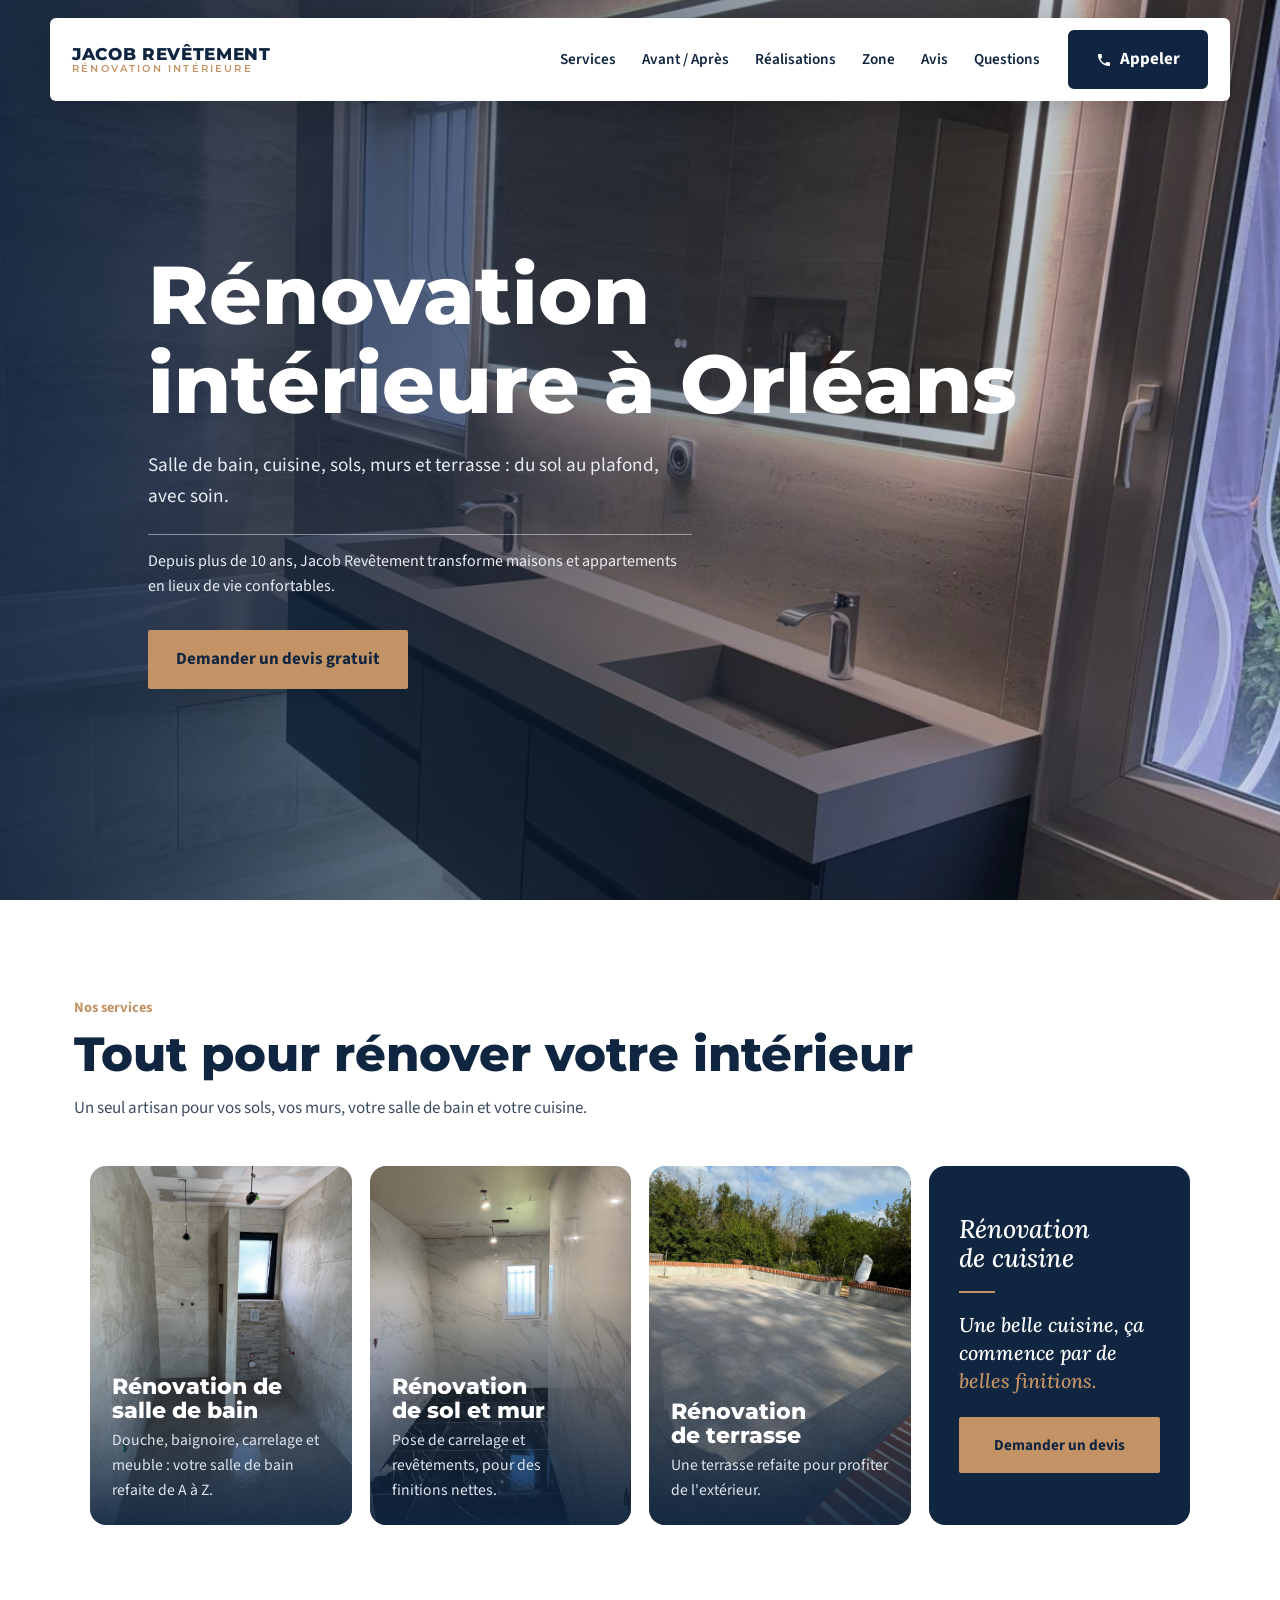
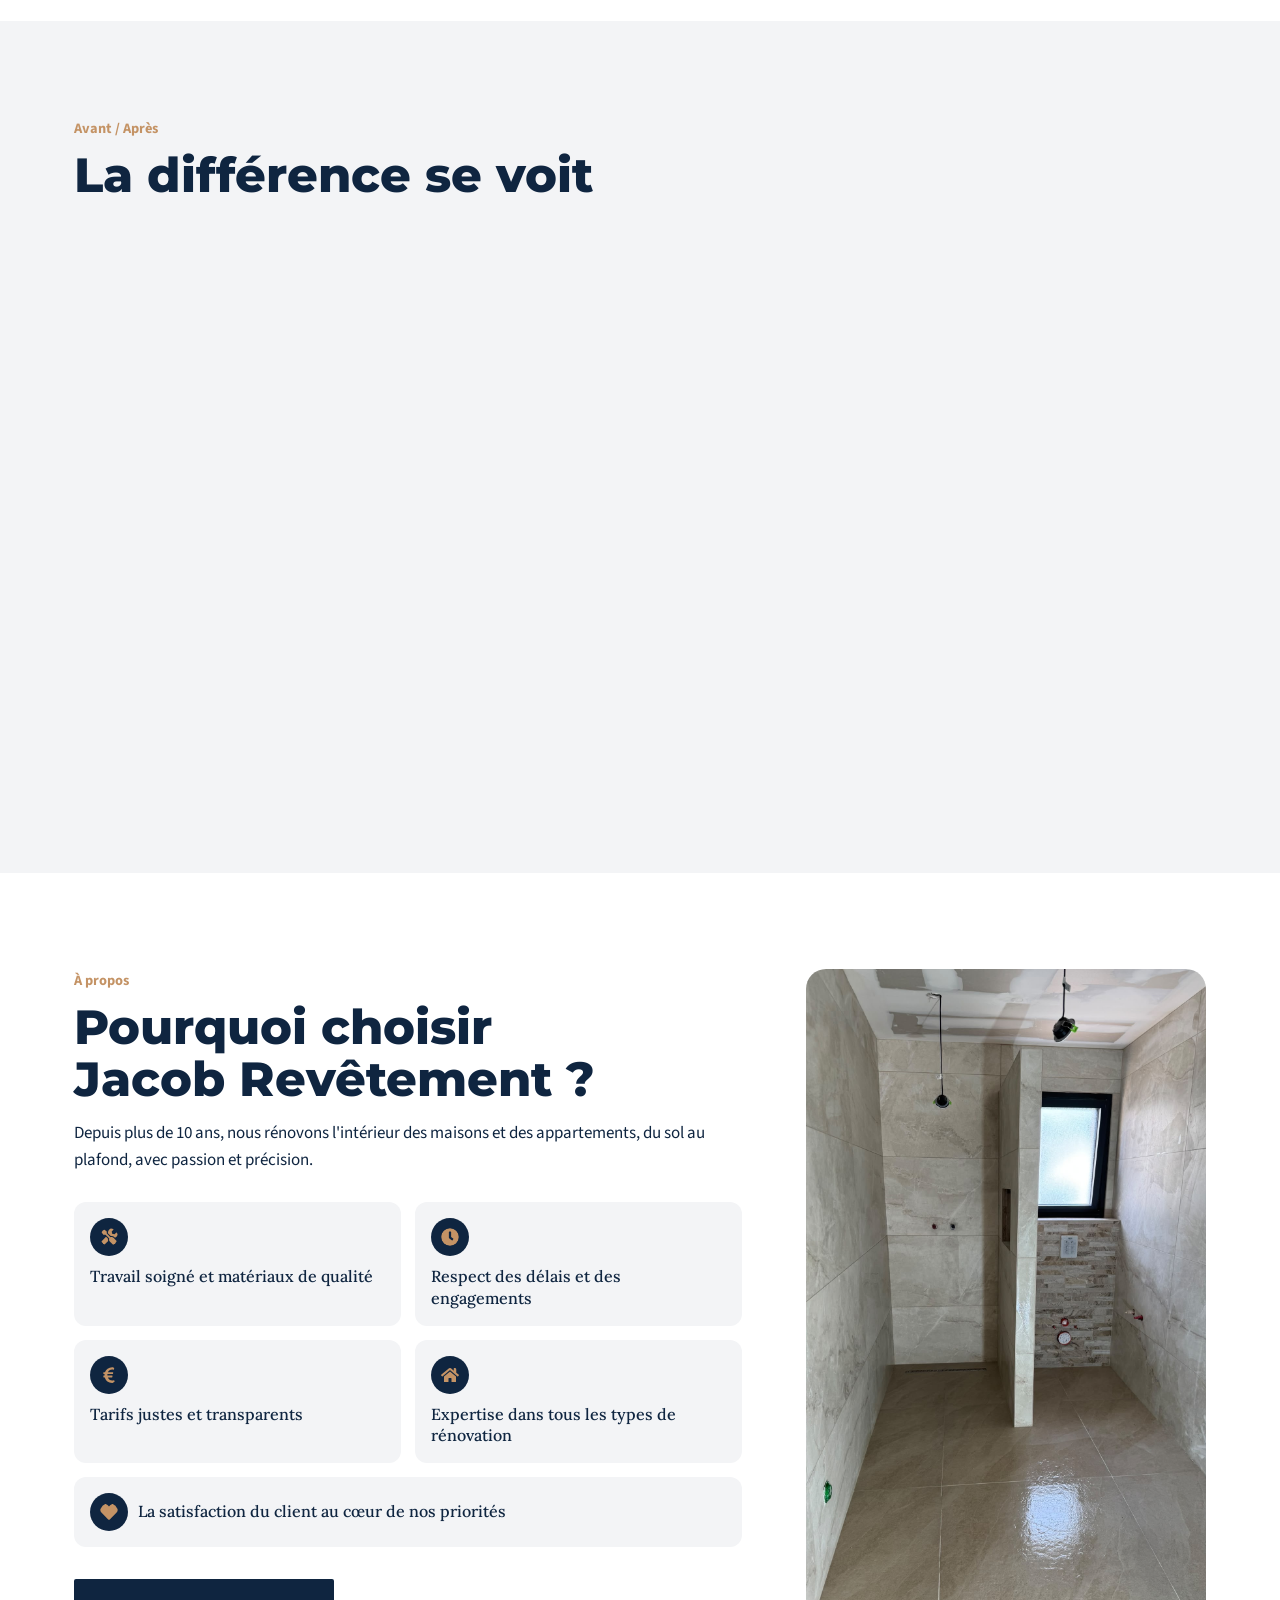
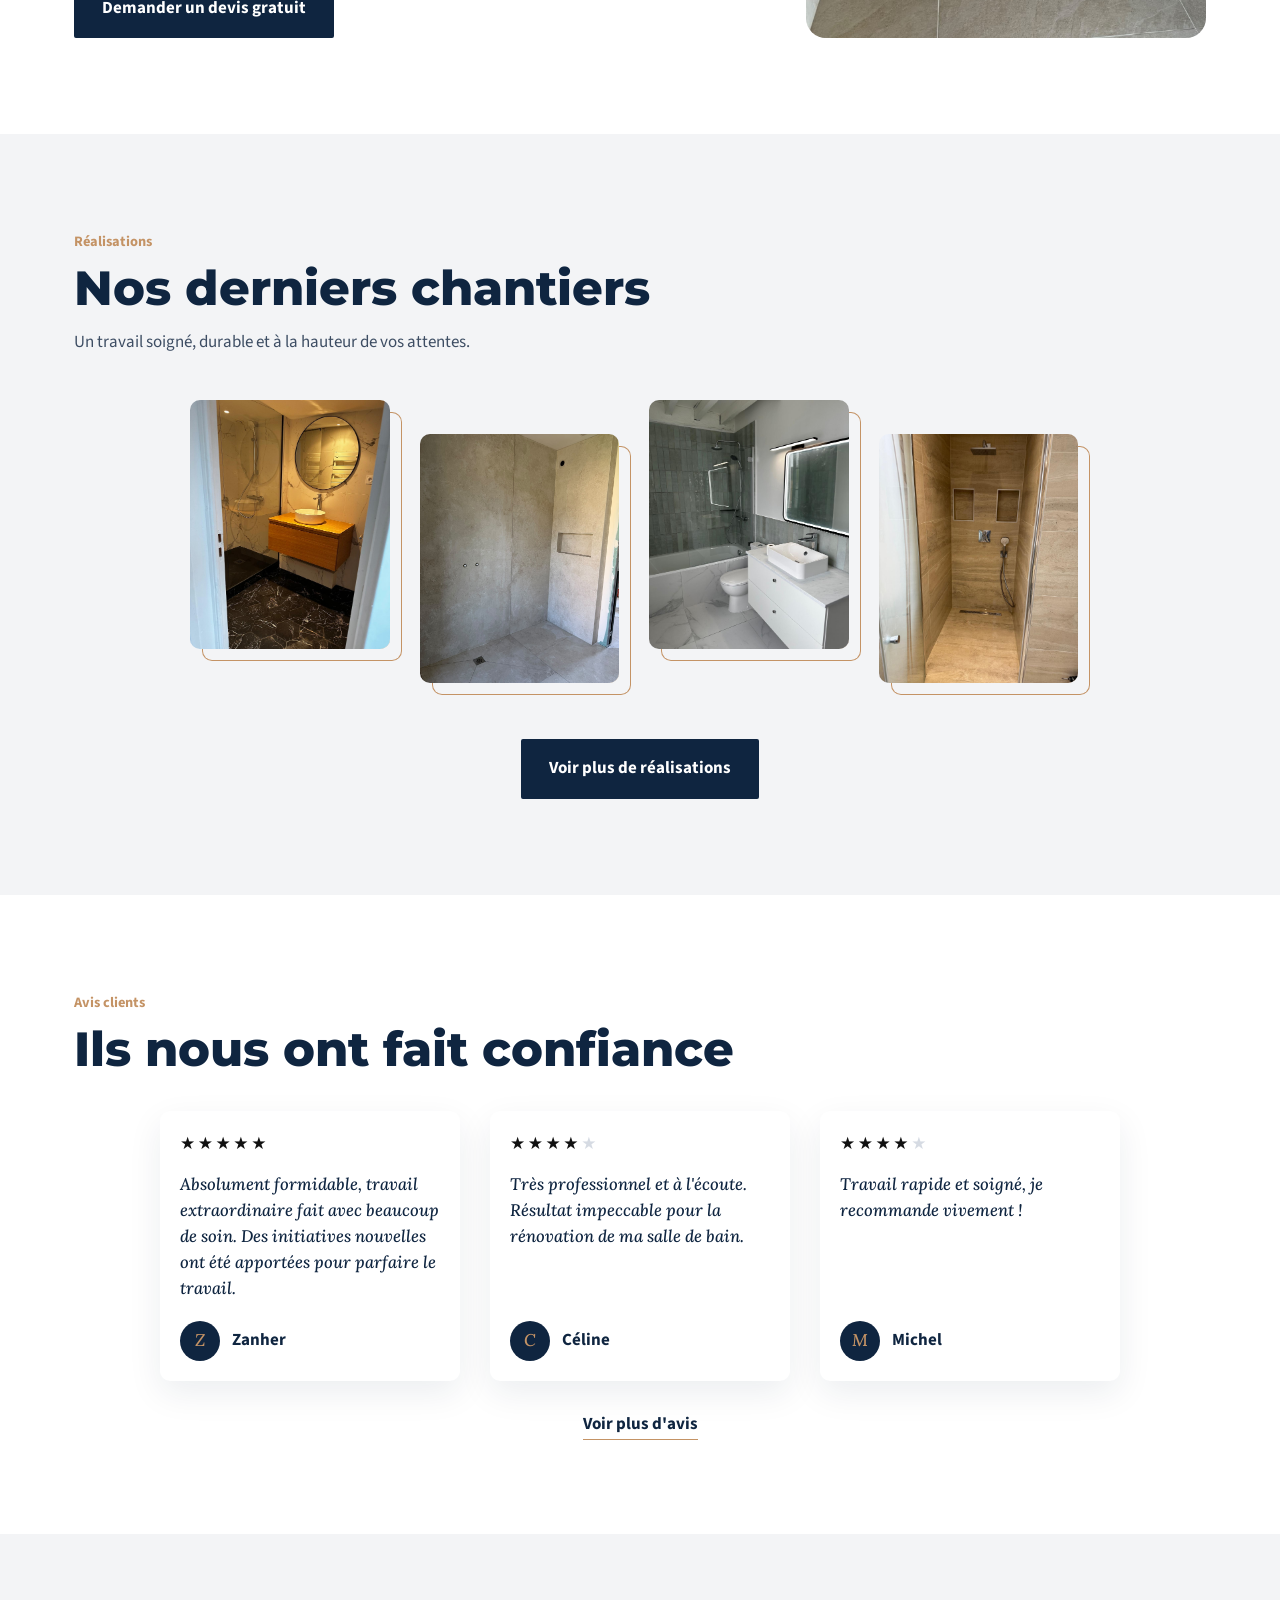
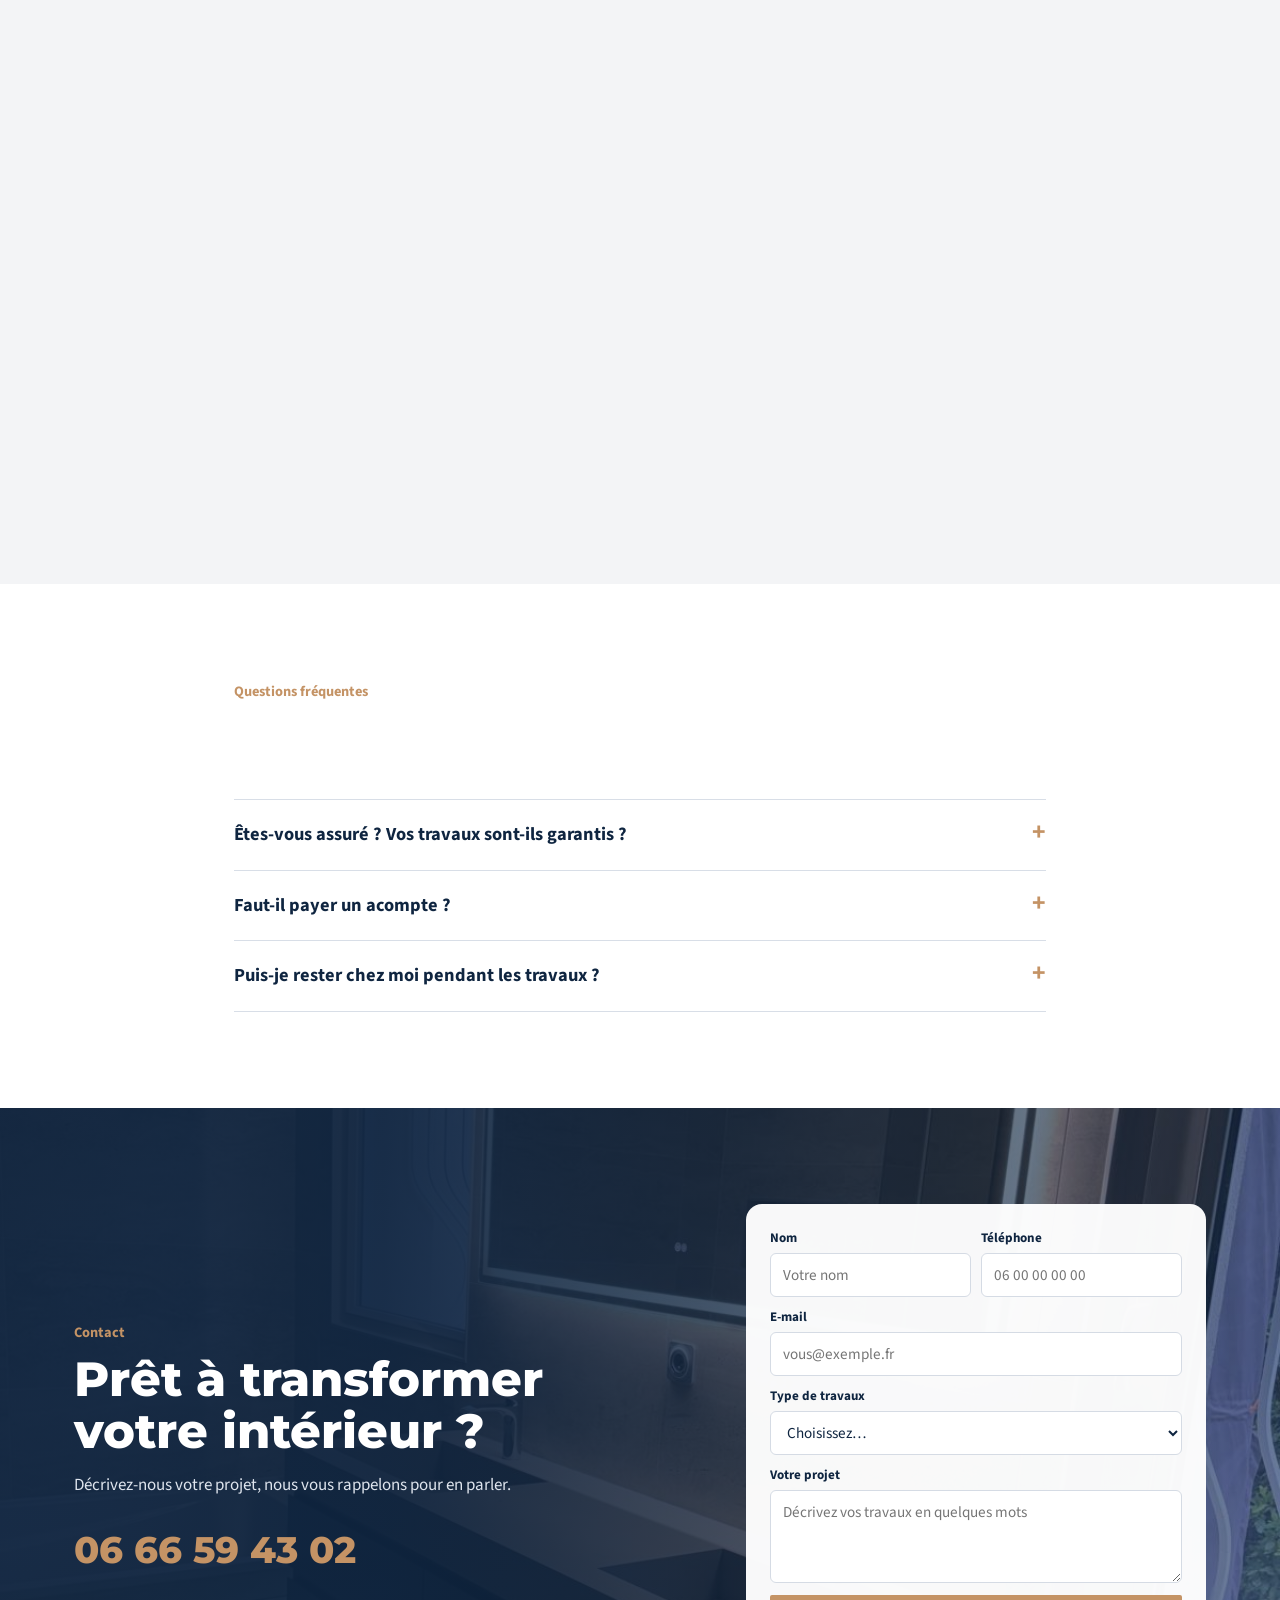
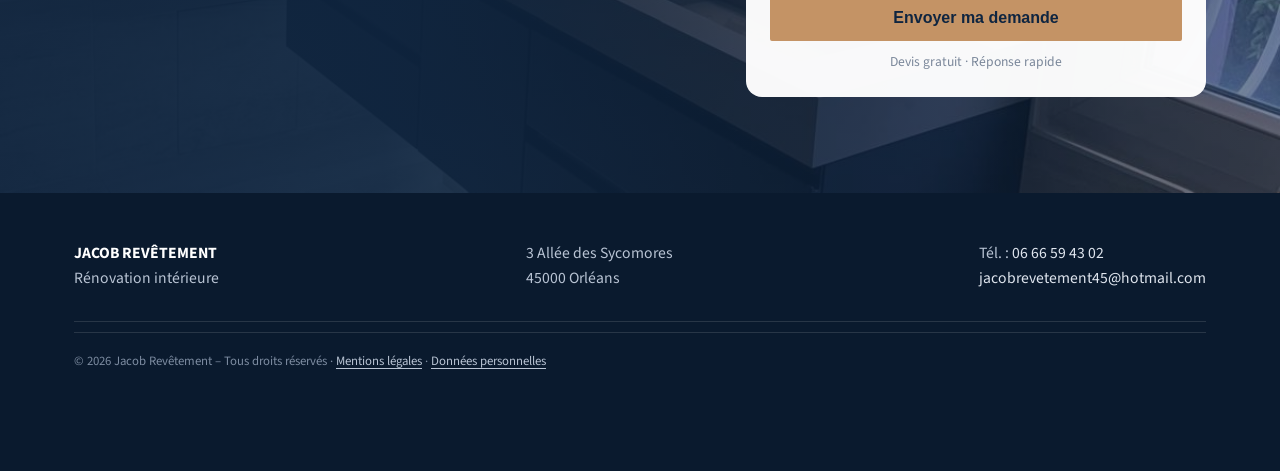
<file: test-3.html>
<!DOCTYPE html>
<html lang="fr">
<head>
<meta charset="utf-8">
<meta name="viewport" content="width=device-width,initial-scale=1">
<title>Jacob Revêtement | Rénovation intérieure à Orléans</title>
<meta name="description" content="Jacob Revêtement, rénovation intérieure à Orléans : salle de bain, cuisine, sols, murs et terrasse. Devis gratuit.">
<link rel="stylesheet" href="fonts/polices.css">
<link rel="stylesheet" href="style.css">
<style>/* TEST 3 */
@media(max-width:860px){
 .mob{position:fixed;top:calc(100svh - 80px);bottom:auto}
}
@media(max-width:860px){
 .mob.off{opacity:0;transform:none;pointer-events:none}
}</style>
</head>
<body data-test="3">
<header><div class="bar">
<a class="logo" href="#haut">JACOB REVÊTEMENT<small>RÉNOVATION INTÉRIEURE</small></a>
<nav><a href="#services">Services</a><a href="#apres">Avant / Après</a><a href="realisations.html">Réalisations</a><a href="#zone">Zone</a><a href="#avis">Avis</a><a href="#faq">Questions</a></nav>
<a class="tel" href="tel:+33666594302">06&nbsp;66&nbsp;59&nbsp;43&nbsp;02</a>
<a class="call" href="tel:+33666594302"><svg viewBox="0 0 24 24" width="16" height="16" aria-hidden="true"><path fill="currentColor" d="M6.6 10.8a15.1 15.1 0 0 0 6.6 6.6l2.2-2.2a1 1 0 0 1 1-.25 11.4 11.4 0 0 0 3.6.57 1 1 0 0 1 1 1V20a1 1 0 0 1-1 1A17 17 0 0 1 3 4a1 1 0 0 1 1-1h3.5a1 1 0 0 1 1 1c0 1.25.2 2.45.57 3.57a1 1 0 0 1-.25 1z"/></svg>Appeler</a><a class="btn" href="#contact">Demander un devis</a><button class="burg" type="button" aria-label="Ouvrir le menu" aria-expanded="false" aria-controls="menu-mob"><span></span><span></span><span></span></button></div><nav class="m1" id="menu-mob" aria-label="Menu"><a href="#services">Services</a><a href="#apres">Avant / Après</a><a href="realisations.html">Réalisations</a><a href="#zone">Zone d’intervention</a><a href="#avis">Avis</a><a href="#faq">Questions</a><a href="#contact">Contact</a></nav></header>

<main id="haut">
<section class="hero" style="padding:0">
<img src="images/apres.jpg" alt="Salle de bain rénovée avec meuble double vasque et grand miroir lumineux">
<div class="wrap">
<h1>Rénovation intérieure à Orléans</h1>
<p>Salle de bain, cuisine, sols, murs et terrasse : du sol au plafond, avec soin.</p>
<p class="small">Depuis plus de 10 ans, Jacob Revêtement transforme maisons et appartements en lieux de vie confortables.</p>
<a class="btn gold" href="#contact">Demander un devis gratuit</a>
</div>
</section>

<section id="services"><div class="wrap">
<div class="kicker">Nos services</div>
<h2 class="rv">Tout pour rénover votre intérieur</h2>
<p class="lead rv">Un seul artisan pour vos sols, vos murs, votre salle de bain et votre cuisine.</p>
<div class="cards rv">
<div class="card"><img loading="lazy" src="images/salle-de-bain-marbre-beige.jpg" alt="Salle d’eau avec douche à l’italienne et carrelage effet marbre beige"><h3>Rénovation de salle de bain</h3><p>Douche, baignoire, carrelage et meuble : votre salle de bain refaite de A à Z.</p></div>
<div class="card"><img loading="lazy" src="images/sol-et-mur-marbre.jpg" alt="Salle de bain avec murs effet marbre blanc et sol effet marbre noir"><h3>Rénovation de sol et mur</h3><p>Pose de carrelage et revêtements, pour des finitions nettes.</p></div>
<div class="card"><img loading="lazy" src="images/image1.2.jpg" alt="Terrasse carrelée"><h3>Rénovation de terrasse</h3><p>Une terrasse refaite pour profiter de l'extérieur.</p></div>
<div class="card dark"><div><h3>Rénovation de cuisine</h3><p class="desc">Sol, murs, crédence : parlons de votre projet de cuisine.</p></div><p class="punch">Une belle cuisine, ça commence par de <span>belles finitions.</span></p><a class="btn gold" href="#contact" style="margin-top:20px;text-align:center">Demander un devis</a></div>
</div>
</div></section>

<section class="grey" id="apres"><div class="wrap">
<div class="kicker">Avant / Après</div>
<h2 class="rv">La différence se voit</h2>
<p class="lead rv">Une salle de bain en chantier, puis terminée.</p>
<div class="ba4 rv">
<figure class="av"><img loading="lazy" src="images/avant.jpg" alt="Salle de bain avant les travaux"><span>Avant</span></figure>
<figure class="ap"><img loading="lazy" src="images/apres.jpg" alt="Même salle de bain après rénovation"><span>Après</span></figure>
</div>
</div></section>

<section><div class="wrap about">
<img class="rv" loading="lazy" src="images/salle-de-bain-marbre-beige.jpg" alt="Salle d’eau avec douche à l’italienne et carrelage effet marbre beige">
<div class="rv">
<div class="kicker">À propos</div>
<h2>Pourquoi choisir Jacob Revêtement ?</h2>
<p>Depuis plus de 10 ans, nous rénovons l'intérieur des maisons et des appartements, du sol au plafond, avec passion et précision.</p>
<ul class="checks">
<li><svg class="ico" aria-hidden="true" xmlns="http://www.w3.org/2000/svg" viewBox="0 0 512 512"><!-- Font Awesome Free 5.15.4 by @fontawesome - https://fontawesome.com License - https://fontawesome.com/license/free (Icons: CC BY 4.0, Fonts: SIL OFL 1.1, Code: MIT License) --><path d="M501.1 395.7L384 278.6c-23.1-23.1-57.6-27.6-85.4-13.9L192 158.1V96L64 0 0 64l96 128h62.1l106.6 106.6c-13.6 27.8-9.2 62.3 13.9 85.4l117.1 117.1c14.6 14.6 38.2 14.6 52.7 0l52.7-52.7c14.5-14.6 14.5-38.2 0-52.7zM331.7 225c28.3 0 54.9 11 74.9 31l19.4 19.4c15.8-6.9 30.8-16.5 43.8-29.5 37.1-37.1 49.7-89.3 37.9-136.7-2.2-9-13.5-12.1-20.1-5.5l-74.4 74.4-67.9-11.3L334 98.9l74.4-74.4c6.6-6.6 3.4-17.9-5.7-20.2-47.4-11.7-99.6.9-136.6 37.9-28.5 28.5-41.9 66.1-41.2 103.6l82.1 82.1c8.1-1.9 16.5-2.9 24.7-2.9zm-103.9 82l-56.7-56.7L18.7 402.8c-25 25-25 65.5 0 90.5s65.5 25 90.5 0l123.6-123.6c-7.6-19.9-9.9-41.6-5-62.7zM64 472c-13.2 0-24-10.8-24-24 0-13.3 10.7-24 24-24s24 10.7 24 24c0 13.2-10.7 24-24 24z"/></svg>Travail soigné et matériaux de qualité</li>
<li><svg class="ico" aria-hidden="true" xmlns="http://www.w3.org/2000/svg" viewBox="0 0 512 512"><!-- Font Awesome Free 5.15.4 by @fontawesome - https://fontawesome.com License - https://fontawesome.com/license/free (Icons: CC BY 4.0, Fonts: SIL OFL 1.1, Code: MIT License) --><path d="M256,8C119,8,8,119,8,256S119,504,256,504,504,393,504,256,393,8,256,8Zm92.49,313h0l-20,25a16,16,0,0,1-22.49,2.5h0l-67-49.72a40,40,0,0,1-15-31.23V112a16,16,0,0,1,16-16h32a16,16,0,0,1,16,16V256l58,42.5A16,16,0,0,1,348.49,321Z"/></svg>Respect des délais et des engagements</li>
<li><svg class="ico" aria-hidden="true" xmlns="http://www.w3.org/2000/svg" viewBox="0 0 320 512"><!-- Font Awesome Free 5.15.4 by @fontawesome - https://fontawesome.com License - https://fontawesome.com/license/free (Icons: CC BY 4.0, Fonts: SIL OFL 1.1, Code: MIT License) --><path d="M310.706 413.765c-1.314-6.63-7.835-10.872-14.424-9.369-10.692 2.439-27.422 5.413-45.426 5.413-56.763 0-101.929-34.79-121.461-85.449h113.689a12 12 0 0 0 11.708-9.369l6.373-28.36c1.686-7.502-4.019-14.631-11.708-14.631H115.22c-1.21-14.328-1.414-28.287.137-42.245H261.95a12 12 0 0 0 11.723-9.434l6.512-29.755c1.638-7.484-4.061-14.566-11.723-14.566H130.184c20.633-44.991 62.69-75.03 117.619-75.03 14.486 0 28.564 2.25 37.851 4.145 6.216 1.268 12.347-2.498 14.002-8.623l11.991-44.368c1.822-6.741-2.465-13.616-9.326-14.917C290.217 34.912 270.71 32 249.635 32 152.451 32 74.03 92.252 45.075 176H12c-6.627 0-12 5.373-12 12v29.755c0 6.627 5.373 12 12 12h21.569c-1.009 13.607-1.181 29.287-.181 42.245H12c-6.627 0-12 5.373-12 12v28.36c0 6.627 5.373 12 12 12h30.114C67.139 414.692 145.264 480 249.635 480c26.301 0 48.562-4.544 61.101-7.788 6.167-1.595 10.027-7.708 8.788-13.957l-8.818-44.49z"/></svg>Tarifs justes et transparents</li>
<li><svg class="ico" aria-hidden="true" xmlns="http://www.w3.org/2000/svg" viewBox="0 0 576 512"><!-- Font Awesome Free 5.15.4 by @fontawesome - https://fontawesome.com License - https://fontawesome.com/license/free (Icons: CC BY 4.0, Fonts: SIL OFL 1.1, Code: MIT License) --><path d="M280.37 148.26L96 300.11V464a16 16 0 0 0 16 16l112.06-.29a16 16 0 0 0 15.92-16V368a16 16 0 0 1 16-16h64a16 16 0 0 1 16 16v95.64a16 16 0 0 0 16 16.05L464 480a16 16 0 0 0 16-16V300L295.67 148.26a12.19 12.19 0 0 0-15.3 0zM571.6 251.47L488 182.56V44.05a12 12 0 0 0-12-12h-56a12 12 0 0 0-12 12v72.61L318.47 43a48 48 0 0 0-61 0L4.34 251.47a12 12 0 0 0-1.6 16.9l25.5 31A12 12 0 0 0 45.15 301l235.22-193.74a12.19 12.19 0 0 1 15.3 0L530.9 301a12 12 0 0 0 16.9-1.6l25.5-31a12 12 0 0 0-1.7-16.93z"/></svg>Expertise dans tous les types de rénovation</li>
<li><svg class="ico" aria-hidden="true" xmlns="http://www.w3.org/2000/svg" viewBox="0 0 512 512"><!-- Font Awesome Free 5.15.4 by @fontawesome - https://fontawesome.com License - https://fontawesome.com/license/free (Icons: CC BY 4.0, Fonts: SIL OFL 1.1, Code: MIT License) --><path d="M462.3 62.6C407.5 15.9 326 24.3 275.7 76.2L256 96.5l-19.7-20.3C186.1 24.3 104.5 15.9 49.7 62.6c-62.8 53.6-66.1 149.8-9.9 207.9l193.5 199.8c12.5 12.9 32.8 12.9 45.3 0l193.5-199.8c56.3-58.1 53-154.3-9.8-207.9z"/></svg>La satisfaction du client au cœur de nos priorités</li>
</ul>
<a class="btn" href="#contact">Demander un devis gratuit</a>
</div>
</div></section>

<section class="grey" id="realisations"><div class="wrap">
<div class="kicker">Réalisations</div>
<h2 class="rv">Nos derniers chantiers</h2>
<p class="lead rv">Un travail soigné, durable et à la hauteur de vos attentes.</p>
<div class="gal rv">
<img loading="lazy" src="images/image2.jpg" alt="Salle d'eau avec sol effet marbre noir et meuble en bois">
<img loading="lazy" src="images/douche-beton.jpg" alt="Douche à l'italienne en grands carreaux effet béton avec niche">
<img loading="lazy" src="images/image3.jpg" alt="Salle de bain grise et blanche avec baignoire">
<img loading="lazy" src="images/image1.jpg" alt="Douche à l'italienne carrelée avec niches">
</div>
<div class="more"><a class="btn" href="realisations.html">Voir plus de réalisations</a></div>
</div></section>

<section id="avis"><div class="wrap">
<div class="kicker">Avis clients</div>
<h2 class="rv">Ils nous ont fait confiance</h2>
<div class="avis-v1 rv">
<figure><span class="st" aria-label="5 étoiles sur 5">★★★★★<i></i></span><blockquote>Absolument formidable, travail extraordinaire fait avec beaucoup de soin. Des initiatives nouvelles ont été apportées pour parfaire le travail.</blockquote><figcaption><b>Z</b>Zanher</figcaption></figure>
<figure><span class="st" aria-label="4 étoiles sur 5">★★★★<i>★</i></span><blockquote>Très professionnel et à l'écoute. Résultat impeccable pour la rénovation de ma salle de bain.</blockquote><figcaption><b>C</b>Céline</figcaption></figure>
<figure><span class="st" aria-label="4 étoiles sur 5">★★★★<i>★</i></span><blockquote>Travail rapide et soigné, je recommande vivement !</blockquote><figcaption><b>M</b>Michel</figcaption></figure>
</div>
<div class="leave-wrap"><a class="leave" href="https://www.travaux.com/professionnel/jacob-revetement/reviews">Voir plus d'avis</a></div>
</div></section>

<section class="grey" id="zone"><div class="wrap"><div class="z1">
<!-- Rayon et liste des communes PROVISOIRES : à confirmer avec Jacob -->
<div class="mapbox rv"><svg class="zmap" viewBox="0 0 600 420" xmlns="http://www.w3.org/2000/svg" role="img" aria-label="Carte de la zone d’intervention autour d’Orléans" xmlns:c2pa="http://c2pa.org/manifest"><defs><radialGradient id="zg"><stop offset="0" stop-color="#c49365" stop-opacity=".28"/><stop offset="1" stop-color="#c49365" stop-opacity="0"/></radialGradient></defs><circle cx="272" cy="216" r="215" fill="url(#zg)"/><polyline points="-48,316 38,296 113,277 184,258 263,236 339,232 425,248 554,268 640,277" fill="none" stroke="#6f9bd1" stroke-width="6" stroke-linecap="round" stroke-linejoin="round" opacity=".5"/><text x="435" y="284" fill="#8fb1dc" font-size="13" font-style="italic" font-family="Lora,Georgia,serif">la Loire</text><circle cx="272" cy="216" r="20" fill="none" stroke="#c49365" opacity=".45"/><circle cx="272" cy="216" r="10" fill="#c49365"/><text x="290" y="204" text-anchor="start" fill="#fff" font-weight="800" font-size="19" font-family="Montserrat,Arial,sans-serif">Orléans</text><circle cx="251" cy="345" r="4.5" fill="#fff"/><text x="251" y="365" text-anchor="middle" fill="rgba(255,255,255,.72)" font-size="12" font-family="Source Sans 3,Arial,sans-serif">Olivet</text><circle cx="410" cy="184" r="4.5" fill="#fff"/><text x="418" y="180" text-anchor="start" fill="rgba(255,255,255,.72)" font-size="12" font-family="Source Sans 3,Arial,sans-serif">Saint-Jean-de-Braye</text><circle cx="291" cy="120" r="4.5" fill="#fff"/><text x="283" y="118" text-anchor="end" fill="rgba(255,255,255,.72)" font-size="12" font-family="Source Sans 3,Arial,sans-serif">Fleury-les-Aubrais</text><circle cx="201" cy="63" r="4.5" fill="#fff"/><text x="193" y="61" text-anchor="end" fill="rgba(255,255,255,.72)" font-size="12" font-family="Source Sans 3,Arial,sans-serif">Saran</text><circle cx="177" cy="191" r="4.5" fill="#fff"/><text x="169" y="189" text-anchor="end" fill="rgba(255,255,255,.72)" font-size="12" font-family="Source Sans 3,Arial,sans-serif">Saint-Jean-de-la-Ruelle</text><circle cx="289" cy="248" r="4.5" fill="#fff"/><text x="297" y="266" text-anchor="start" fill="rgba(255,255,255,.72)" font-size="12" font-family="Source Sans 3,Arial,sans-serif">Saint-Jean-le-Blanc</text><circle cx="184" cy="284" r="4.5" fill="#fff"/><text x="184" y="306" text-anchor="middle" fill="rgba(255,255,255,.72)" font-size="12" font-family="Source Sans 3,Arial,sans-serif">Saint-Pryvé-Saint-Mesmin</text><circle cx="87" cy="165" r="4.5" fill="#fff"/><text x="79" y="163" text-anchor="end" fill="rgba(255,255,255,.72)" font-size="12" font-family="Source Sans 3,Arial,sans-serif">Ingré</text><circle cx="517" cy="242" r="4.5" fill="#fff"/><text x="517" y="236" text-anchor="middle" fill="rgba(255,255,255,.72)" font-size="12" font-family="Source Sans 3,Arial,sans-serif">Chécy</text><circle cx="371" cy="117" r="4.5" fill="#fff"/><text x="379" y="115" text-anchor="start" fill="rgba(255,255,255,.72)" font-size="12" font-family="Source Sans 3,Arial,sans-serif">Semoy</text><circle cx="113" cy="261" r="4.5" fill="#fff"/><text x="107" y="257" text-anchor="middle" fill="rgba(255,255,255,.72)" font-size="12" font-family="Source Sans 3,Arial,sans-serif">La Chapelle-Saint-Mesmin</text><circle cx="395" cy="293" r="4.5" fill="#fff"/><text x="403" y="311" text-anchor="start" fill="rgba(255,255,255,.72)" font-size="12" font-family="Source Sans 3,Arial,sans-serif">Saint-Denis-en-Val</text><metadata><c2pa:manifest>[base64]/[base64]/em3Z3/[base64]/[base64]/3cyjxFA3Qo5S46fX0/ihY0VZ7mfb9KF703t5OjWDBWMA4GA1UdDwEB/wQEAwIHgDAVBgNVHSUEDjAMBgorBgEEAYPoXgIBMAwGA1UdEwEB/wQCMAAwHwYDVR0jBBgwFoAUzlHiBIFOZFsj+OPEz5o+nMHXXMIwCgYIKoZIzj0EAwMDZwAwZAIwMXMdFJ4BetLLVY7ORuE9noqbbAZOZn/aArXyTwFAZfKrPzxF2vPoJNf1+UCdg1XGAjBwX1zd9WGqYkqmL5SFqw1QySjr1zJfpJM9+1rdDwSPLMOPOjKuiXjoU/[base64]/oDeLSrtDdTij6zjBJ1XZqdjO7vnLFPHRHpk4AsDt/itAr+WSdCW5K2N6Spyo=</c2pa:manifest></metadata></svg></div>
<div class="rv"><div class="kicker">Zone d’intervention</div>
<h2>Orléans et ses alentours</h2>
<p class="lead">Nous intervenons à Orléans et dans un rayon de <b class="todo">XX km</b> autour.</p>
<ul class="chips"><li>Olivet</li><li>Saint-Jean-de-Braye</li><li>Fleury-les-Aubrais</li><li>Saran</li><li>Saint-Jean-de-la-Ruelle</li><li>Saint-Jean-le-Blanc</li><li>Saint-Pryvé-Saint-Mesmin</li><li>Ingré</li><li>Chécy</li><li>Semoy</li><li>La Chapelle-Saint-Mesmin</li><li>Saint-Denis-en-Val</li></ul>
<p class="end">Votre commune n’est pas dans la liste ? <a href="tel:+33666594302">Appelez-nous</a>, nous étudions chaque demande.</p></div>
</div></div></section>
<section id="faq"><div class="wrap" style="max-width:860px">
<div class="kicker">Questions fréquentes</div>
<h2 class="rv">Vos questions</h2>
<div style="margin-top:34px">
<!-- RÉPONSES PROVISOIRES : à faire confirmer par Jacob avant la mise en ligne (surtout l'assurance) -->
<details><summary>Êtes-vous assuré ? Vos travaux sont-ils garantis ?</summary><p>Oui. Nos travaux sont couverts par une assurance professionnelle. Nous vous transmettons l'attestation sur simple demande, avec votre devis.</p></details>
<details><summary>Faut-il payer un acompte ?</summary><p>Un acompte est demandé à la signature du devis, pour réserver la date de votre chantier et commander les matériaux. Le reste est réglé à la fin des travaux. Tout est indiqué clairement sur le devis.</p></details>
<details><summary>Puis-je rester chez moi pendant les travaux ?</summary><p>Oui, dans la plupart des cas. Nous protégeons les sols et les meubles autour de la zone de travaux, et nous laissons le chantier propre chaque soir.</p></details>
</div>
</div></section>

<section class="cta contact2" id="contact">
<img class="bg" loading="lazy" src="images/apres.jpg" alt="">
<div class="wrap"><div class="c2">
<div class="txt">
<div class="kicker">Contact</div>
<h2>Prêt à transformer votre intérieur ?</h2>
<p>Décrivez-nous votre projet, nous vous rappelons pour en parler.</p>
<a class="big" href="tel:+33666594302">06&nbsp;66&nbsp;59&nbsp;43&nbsp;02</a>
</div>
<div class="card">
<!-- Formulaire : pour l'instant il ouvre l'e-mail du visiteur avec la demande déjà remplie. À brancher plus tard sur un service d'envoi (Formspree, Web3Forms…) -->
<form class="f" id="devis">
<div class="row">
<label>Nom<input name="nom" required autocomplete="name" placeholder="Votre nom"></label>
<label>Téléphone<input name="tel" type="tel" required autocomplete="tel" placeholder="06 00 00 00 00"></label>
</div>
<label>E-mail<input name="email" type="email" autocomplete="email" placeholder="vous@exemple.fr"></label>
<label>Type de travaux<select name="type" required><option value="">Choisissez…</option><option>Salle de bain</option><option>Cuisine</option><option>Sol et murs</option><option>Terrasse</option><option>Autre</option></select></label>
<label>Votre projet<textarea name="projet" rows="3" placeholder="Décrivez vos travaux en quelques mots"></textarea></label>
<button class="btn gold" type="submit">Envoyer ma demande</button>
<p class="note">Devis gratuit · Réponse rapide</p>
</form>
</div>
</div></div>
</section>
</main>

<footer>
<div class="wrap">
<div class="f-top">
<div><strong>JACOB REVÊTEMENT</strong><br>Rénovation intérieure</div>
<div>3&nbsp;Allée des Sycomores<br>45000&nbsp;Orléans</div>
<div>Tél.&nbsp;: <a href="tel:+33666594302">06&nbsp;66&nbsp;59&nbsp;43&nbsp;02</a><br><a href="mailto:jacobrevetement45@hotmail.com">jacobrevetement45@hotmail.com</a></div>
</div>
<p class="copy">© 2026 Jacob Revêtement – Tous droits réservés · <a href="mentions-legales.html">Mentions légales</a> · <a href="mentions-legales.html#donnees">Données personnelles</a></p>
</div>
</footer>
<div class="mob"><a class="mob-c" href="tel:+33666594302" aria-label="Appeler le 06 66 59 43 02"><i><svg viewBox="0 0 24 24" width="20" height="20" aria-hidden="true"><path fill="currentColor" d="M6.6 10.8a15.1 15.1 0 0 0 6.6 6.6l2.2-2.2a1 1 0 0 1 1-.25 11.4 11.4 0 0 0 3.6.57 1 1 0 0 1 1 1V20a1 1 0 0 1-1 1A17 17 0 0 1 3 4a1 1 0 0 1 1-1h3.5a1 1 0 0 1 1 1c0 1.25.2 2.45.57 3.57a1 1 0 0 1-.25 1z"/></svg></i></a><span class="mob-sep"></span><a class="mob-d" href="#contact">Demander un devis <b><svg viewBox="0 0 24 24" width="18" height="18" aria-hidden="true"><path fill="none" stroke="currentColor" stroke-width="2" d="M5 12h13M13 6l6 6-6 6"/></svg></b></a></div>
<script>
try{var o=new IntersectionObserver(function(e){e.forEach(function(x){if(x.isIntersecting){x.target.classList.add('on');o.unobserve(x.target)}})},{threshold:.12});document.querySelectorAll('.rv').forEach(function(n){o.observe(n)})}catch(e){document.querySelectorAll('.rv').forEach(function(n){n.classList.add('on')})}
</script>
<script>
document.getElementById('devis').addEventListener('submit',function(e){e.preventDefault();var f=e.target,v=function(n){return (f.elements[n].value||'').trim()};
var corps='Nom : '+v('nom')+'\nTéléphone : '+v('tel')+'\nE-mail : '+v('email')+'\nType de travaux : '+v('type')+'\n\nProjet :\n'+v('projet');
location.href='mailto:jacobrevetement45@hotmail.com?subject='+encodeURIComponent('Demande de devis – '+v('type'))+'&body='+encodeURIComponent(corps);});
</script>
<script>
(function(){var b=document.querySelector('.burg'),m=document.getElementById('menu-mob');if(!b||!m)return;
function t(o){m.classList.toggle('open',o);b.classList.toggle('x',o);b.setAttribute('aria-expanded',o);b.setAttribute('aria-label',o?'Fermer le menu':'Ouvrir le menu')}
b.addEventListener('click',function(e){e.stopPropagation();t(!m.classList.contains('open'))});
m.querySelectorAll('a').forEach(function(a){a.addEventListener('click',function(){t(false)})});
document.addEventListener('click',function(e){if(!m.contains(e.target))t(false)});})();
</script>
<script>
/* Barre du haut sur téléphone : se cache quand on descend, revient quand on remonte */
(function(){var h=document.querySelector('header'),m=document.getElementById('menu-mob'),y=window.scrollY,mq=window.matchMedia('(max-width:860px)');
window.addEventListener('scroll',function(){var n=window.scrollY;
if(!mq.matches||(m&&m.classList.contains('open'))||n<80){h.classList.remove('cache');}
else if(n>y+6){h.classList.add('cache');}
else if(n<y-6){h.classList.remove('cache');}
y=n;},{passive:true});})();
</script>
<div class="bas-blanc" aria-hidden="true"></div>
<script>
/* Téléphone : la barre « Appeler / Demander un devis » se cache dans la section contact, dans le pied de page,
   et pendant que le client écrit dans le formulaire. */
(function(){var bar=document.querySelector('.mob');if(!bar||!('IntersectionObserver' in window))return;
var zones=[document.getElementById('contact'),document.querySelector('footer')].filter(Boolean),vis=new Set(),typing=false;
function maj(){bar.classList.toggle('off',typing||vis.size>0);}
var io=new IntersectionObserver(function(es){es.forEach(function(e){if(e.isIntersecting)vis.add(e.target);else vis.delete(e.target);});maj();},{threshold:0});
zones.forEach(function(z){io.observe(z);});
document.addEventListener('focusin',function(e){if(e.target.matches('input,textarea,select')){typing=true;maj();}});
document.addEventListener('focusout',function(){typing=false;maj();});})();
</script>
</body>
</html>
</file>
<file: fonts/polices.css>
/* Polices du site Jacob Revêtement (hébergées sur le site, aucun appel à Google) */
@font-face{font-family:'Montserrat';src:url('montserrat-latin-600-normal.woff2') format('woff2');font-weight:600;font-style:normal;font-display:swap}
@font-face{font-family:'Montserrat';src:url('montserrat-latin-700-normal.woff2') format('woff2');font-weight:700;font-style:normal;font-display:swap}
@font-face{font-family:'Montserrat';src:url('montserrat-latin-800-normal.woff2') format('woff2');font-weight:800;font-style:normal;font-display:swap}
@font-face{font-family:'Source Sans 3';src:url('source-sans-3-latin-400-normal.woff2') format('woff2');font-weight:400;font-style:normal;font-display:swap}
@font-face{font-family:'Source Sans 3';src:url('source-sans-3-latin-600-normal.woff2') format('woff2');font-weight:600;font-style:normal;font-display:swap}
@font-face{font-family:'Source Sans 3';src:url('source-sans-3-latin-700-normal.woff2') format('woff2');font-weight:700;font-style:normal;font-display:swap}
:root{
  --font-display:'Montserrat',system-ui,-apple-system,'Segoe UI',Arial,sans-serif;
  --font-text:'Source Sans 3',system-ui,-apple-system,'Segoe UI',Arial,sans-serif;
}

/* Police de la phrase d'accroche (carte Cuisine, section 3) */
@font-face{font-family:'Lora';src:url('lora-latin-500-italic.woff2') format('woff2');font-weight:500;font-style:italic;font-display:swap}
@font-face{font-family:'Lora';src:url('lora-latin-500-normal.woff2') format('woff2');font-weight:500;font-style:normal;font-display:swap}
</file>
<file: style.css>
:root{--navy:#0f2540;--navy2:#16345a;--gold:#c49365;--grey:#f3f4f6;--ink:#0f2540;--r:20px}
*{box-sizing:border-box;margin:0}
html{scroll-behavior:smooth}
body{font-family:var(--font-text);color:var(--ink);background:#fff;line-height:1.6;font-size:1.0625rem;-webkit-font-smoothing:antialiased}
h1,h2,h3{font-family:var(--font-display);font-weight:800;line-height:1.08;text-wrap:balance}
p{text-wrap:pretty}
img{display:block;max-width:100%}
a{color:inherit}
.wrap{max-width:1180px;margin:0 auto;padding:0 24px}
.btn{display:inline-block;background:var(--navy);color:#fff;text-decoration:none;font-weight:700;padding:14px 26px;border-radius:2px;border:2px solid var(--navy);transition:.2s}
.btn:hover{background:var(--gold);border-color:var(--gold);color:var(--navy)}
.btn.gold{background:var(--gold);border-color:var(--gold);color:var(--navy)}
.btn.gold:hover{background:#fff;border-color:#fff}
header{position:fixed;top:18px;left:0;right:0;z-index:20}
.bar{background:#fff;border-radius:6px;display:flex;align-items:center;gap:28px;padding:12px 22px;box-shadow:0 6px 30px rgba(0,0,0,.18);max-width:1180px;margin:0 auto}
.logo{font-family:var(--font-display);font-weight:800;letter-spacing:.04em;text-decoration:none;font-size:1.05rem;line-height:1.1}
.logo small{display:block;font-weight:600;font-size:.62rem;letter-spacing:.22em;color:var(--gold)}
nav{display:flex;gap:26px;margin-left:auto}
nav a{text-decoration:none;font-weight:600;font-size:.95rem}
nav a:hover{color:var(--gold)}
.tel{font-weight:700;text-decoration:none;white-space:nowrap}
.hero{position:relative;min-height:100svh;display:flex;align-items:center;background:var(--navy);color:#fff;overflow:hidden}
.hero img{position:absolute;inset:0;width:100%;height:100%;object-fit:cover;object-position:50% 38%}
.hero:after{content:"";position:absolute;inset:0;background:linear-gradient(90deg,rgba(15,37,64,.88) 0%,rgba(15,37,64,.55) 45%,rgba(15,37,64,.1) 100%)}
.hero .wrap{position:relative;z-index:2;padding-top:110px;padding-bottom:70px}
.hero h1{font-size:clamp(2.6rem,6.4vw,5.2rem);max-width:12em;margin-bottom:22px}
.hero p{font-size:1.2rem;max-width:30em;margin-bottom:12px;color:#e8edf4}
.hero .small{font-size:1rem;border-top:1px solid rgba(255,255,255,.45);padding-top:14px;max-width:34em;margin:22px 0 30px}
section{padding:96px 0}
.kicker{color:var(--gold);font-weight:700;font-size:.9rem;margin-bottom:10px}
h2{font-size:clamp(2rem,4vw,3rem);margin-bottom:14px}
.lead{max-width:40em;color:#3d4d63;margin-bottom:44px}
.cards{display:grid;grid-template-columns:repeat(auto-fit,minmax(220px,1fr));gap:22px;max-width:1040px;margin:0 auto}
.card{background:var(--grey);border-radius:var(--r);padding:14px;display:flex;flex-direction:column}
.card img{border-radius:12px;aspect-ratio:1/1;object-fit:cover;width:100%}
.card h3{font-size:1.3rem;margin:18px 8px 6px}
.card p{margin:0 8px 14px;color:#3d4d63;font-size:1rem}
.card.dark{background:var(--navy);color:#fff;padding:30px;justify-content:space-between}
.card.dark h3,.card.dark p{margin-left:0;margin-right:0}
.card.dark p{color:#cdd6e2}
.ba{display:grid;grid-template-columns:1fr 1fr;gap:18px;max-width:720px;margin:0 auto}
.ba figure{position:relative;border-radius:var(--r);overflow:hidden}
.ba img{width:100%;aspect-ratio:4/5;object-fit:cover}
.ba span{position:absolute;left:16px;top:16px;background:#fff;color:var(--navy);font-weight:800;padding:6px 16px;border-radius:2px;font-size:.9rem}
.ba figure:last-child span{background:var(--gold)}
.about{display:grid;grid-template-columns:.75fr 1.25fr;gap:64px;align-items:center}
.about img{border-radius:var(--r);aspect-ratio:1/1;object-fit:cover;width:100%;max-width:400px;justify-self:center}
.checks{list-style:none;padding:0;margin:26px 0 30px;display:grid;gap:12px}
.checks li{padding-left:34px;position:relative;font-weight:600}
.checks li:before{content:"";position:absolute;left:0;top:.28em;width:20px;height:20px;border-radius:50%;background:var(--gold)}
.checks li:after{content:"";position:absolute;left:7px;top:.5em;width:5px;height:9px;border:solid var(--navy);border-width:0 2.5px 2.5px 0;transform:rotate(45deg)}
.grey{background:var(--grey)}
.gal{display:grid;grid-template-columns:repeat(4,1fr);gap:16px;max-width:900px;margin:0 auto}
.gal img{border-radius:14px;aspect-ratio:4/5;object-fit:cover;width:100%}
.gal img:nth-child(even){margin-top:34px}
.avis{display:grid;grid-template-columns:repeat(auto-fit,minmax(260px,1fr));gap:22px}
.avis blockquote{background:#fff;border-radius:var(--r);padding:30px;position:relative}
.avis blockquote:before{content:"“";font-family:var(--font-display);font-weight:800;font-size:4.5rem;line-height:.6;color:var(--gold);display:block;margin-bottom:14px}
.avis cite{display:block;margin-top:16px;font-style:normal;font-weight:800}
details{border-top:1px solid #d8dee7;padding:20px 0}
details:last-of-type{border-bottom:1px solid #d8dee7}
summary{font-weight:700;font-size:1.15rem;cursor:pointer;list-style:none;display:flex;justify-content:space-between;gap:20px}
summary:after{content:"+";color:var(--gold);font-size:1.6rem;line-height:1}
details[open] summary:after{content:"–"}
details p{margin-top:12px;color:#3d4d63;max-width:46em}
.cta{background:var(--navy);color:#fff;text-align:center}
.cta h2{max-width:14em;margin:0 auto 18px}
.cta .num{display:block;font-family:var(--font-display);font-weight:800;font-size:clamp(2.2rem,6vw,4.4rem);color:var(--gold);text-decoration:none;margin:14px 0 28px;font-variant-numeric:tabular-nums lining-nums}
footer{background:#0a1a2e;color:#b9c4d4;padding:48px 0 100px;font-size:.98rem}
footer .wrap{display:flex;flex-wrap:wrap;gap:30px;justify-content:space-between}
footer strong{color:#fff}
.mob{display:none}
@media(max-width:860px){
 nav{display:none}.bar{margin:0 16px;gap:12px;justify-content:space-between}.tel{display:none}
 .bar .btn{padding:10px 16px;font-size:.9rem}
 section{padding:64px 0}
 .about{grid-template-columns:1fr;gap:32px}
 .gal{grid-template-columns:1fr 1fr}
 .gal img:nth-child(even){margin-top:0}
 .hero:after{background:linear-gradient(180deg,rgba(15,37,64,.55),rgba(15,37,64,.85))}
 .mob{display:grid;grid-template-columns:1fr 1fr;position:fixed;bottom:0;left:0;right:0;z-index:30;background:#fff;box-shadow:0 -4px 20px rgba(0,0,0,.2)}
 .mob a{padding:16px;text-align:center;font-weight:800;text-decoration:none}
 .mob a:first-child{background:var(--gold);color:var(--navy)}
 .mob a:last-child{background:var(--navy);color:#fff}
}
@media(max-width:520px){.ba{gap:10px}.hero h1{font-size:2.5rem}}
.rv{opacity:0;transform:translateY(22px);transition:.7s}.rv.on{opacity:1;transform:none}
@media(prefers-reduced-motion:reduce){.rv{opacity:1;transform:none;transition:none}}

/* ---- Page Réalisations ---- */
.page-hero{position:relative;min-height:62svh;display:flex;align-items:flex-end;background:var(--navy);color:#fff;overflow:hidden}
.page-hero img{position:absolute;inset:0;width:100%;height:100%;object-fit:cover;object-position:50% 45%}
.page-hero:after{content:"";position:absolute;inset:0;background:linear-gradient(180deg,rgba(15,37,64,.35) 0%,rgba(15,37,64,.9) 100%)}
.page-hero .wrap{position:relative;z-index:2;padding-top:140px;padding-bottom:56px;width:100%}
.page-hero h1{font-size:clamp(2.4rem,5.6vw,4.4rem);margin-bottom:14px}
.page-hero p{font-size:1.15rem;color:#e8edf4;max-width:34em}
.cat + .cat{margin-top:84px}
.cat .lead{margin-bottom:30px}
.ba-list{display:grid;gap:26px}
.more{text-align:center;margin-top:44px}
@media(max-width:860px){.cat + .cat{margin-top:60px}.page-hero{min-height:52svh}}

/* Section 3 : carte « Cuisine » sur ordinateur uniquement */
@media(min-width:861px){
 .card.dark{justify-content:center;gap:26px}
 .card.dark h3{font-size:1.5rem}
 .card.dark .btn{margin-top:0!important;white-space:nowrap;padding:14px 12px;font-size:.95rem;align-self:stretch}
}
/* Section 3 : phrase d'accroche de la carte « Cuisine » (ordinateur uniquement) */
.card.dark .punch{display:none}
@media(min-width:861px){
 .card.dark{justify-content:center;gap:22px;padding-bottom:52px}
 .card.dark > div{margin-bottom:-10px}
 .card.dark .desc{display:none}
 .card.dark .punch:before{content:"";display:block;width:36px;height:2px;background:var(--gold);margin-bottom:18px}
 .card.dark .punch{display:block;font-family:'Lora',Georgia,serif;font-style:italic;font-weight:500;font-size:1.25rem;line-height:1.4;color:#fff;margin:0}
 .card.dark .punch span{color:var(--gold)}
 .card.dark h3{font-family:'Lora',Georgia,serif;font-style:italic;font-weight:500;font-size:1.6rem;line-height:1.15}
}

/* Section 5 « À propos » : photo moins coupée, coches fines, police de la liste */
.about img{aspect-ratio:4/5;max-width:420px}
.checks{gap:14px}
.checks li{font-family:'Lora',Georgia,serif;font-weight:500;font-size:1.1rem;padding-left:30px}
.checks li:before{top:.45em;width:14px;height:8px;border-radius:0;background:none;border:solid var(--gold);border-width:0 0 1.5px 1.5px;transform:rotate(-45deg)}
.checks li:after{display:none}
/* Section 5 : liste espacée, sans traits */
.checks{gap:16px;margin:28px 0 32px;max-width:30em}
.checks li{padding-left:32px}
/* Section 5 : sur ordinateur, la photo fait exactement la hauteur du texte (haut et bas alignés) */
@media(min-width:861px){
 .about{align-items:stretch}
 .about > img{aspect-ratio:auto;height:0;min-height:100%;object-fit:cover}
}
/* Section 3 : sur téléphone et tablette, un seul service par ligne */
@media(max-width:860px){
 #services .cards{grid-template-columns:1fr;max-width:460px}
}
/* Section 5 : photo masquée sur téléphone et tablette */
@media(max-width:860px){
 .about > img{display:none}
}
/* Section 5 : icônes de l'ancien site (outils, horloge, euro, maison, cœur) à la place des coches */
.checks li{display:flex;align-items:center;gap:14px;padding-left:0}
.checks li:before,.checks li:after{display:none}
.checks .ico{flex:none;width:20px;height:20px;fill:var(--gold)}
/* Section 6 « Réalisations » sur téléphone : comme le site actuel (photos de 220 px, entières, empilées et centrées), 3 photos */
@media(max-width:860px){
 #realisations .gal{grid-template-columns:220px;justify-content:center;gap:20px}
 #realisations .gal img{width:220px;aspect-ratio:3/4;margin-top:0}
 #realisations .gal img:nth-child(n+3){display:none}
}
/* Section 3 « Nos services » sur téléphone : modèle 1, texte posé sur la photo */
@media(max-width:860px){
 #services .cards{gap:16px}
 #services .card{position:relative;padding:0;overflow:hidden;border-radius:16px;min-height:300px;justify-content:flex-end}
 #services .card img{position:absolute;inset:0;width:100%;height:100%;aspect-ratio:auto;border-radius:0}
 #services .card:not(.dark):after{content:"";position:absolute;inset:0;background:linear-gradient(180deg,rgba(15,37,64,0) 35%,rgba(15,37,64,.92) 100%)}
 #services .card h3,#services .card p{position:relative;z-index:2;color:#fff;margin-left:22px;margin-right:22px}
 #services .card h3{margin-top:0;font-size:1.35rem}
 #services .card p{color:#dfe5ee;margin-bottom:22px;font-size:.98rem}
 #services .card.dark{min-height:0;padding:28px 22px}
 #services .card.dark h3,#services .card.dark p{margin-left:0;margin-right:0}
}
/* Section 4 « Avant / Après » sur téléphone : comme le site actuel (photos de 220 px, entières), l'une sous l'autre */
@media(max-width:860px){
 #apres .ba{grid-template-columns:220px;justify-content:center;gap:20px}
 #apres .ba img{width:220px;aspect-ratio:3/4}
}
/* Section 7 « Avis clients » : version 1 (cartes blanches, initiale), taille des cartes comme le site actuel */
#avis{background:#fff}
.avis-v1{display:flex;flex-wrap:wrap;justify-content:center;gap:30px;margin-top:36px}
.avis-v1 figure{margin:0;width:300px;background:#fff;border-radius:10px;padding:20px;box-shadow:0 12px 34px rgba(15,37,64,.08);display:flex;flex-direction:column}
.avis-v1 .st{color:#111;letter-spacing:.15em}
.avis-v1 .st i{color:#d6dbe3;font-style:normal}
.avis-v1 blockquote{font-family:'Lora',Georgia,serif;font-style:italic;font-size:1.05rem;line-height:1.55;margin:12px 0 20px;flex:1}
.avis-v1 figcaption{display:flex;align-items:center;gap:12px;font-weight:700}
.avis-v1 figcaption b{width:40px;height:40px;border-radius:50%;background:var(--navy);color:var(--gold);display:grid;place-items:center;font-family:'Lora',Georgia,serif;font-style:italic;font-weight:500}
.leave-wrap{text-align:center;margin-top:30px}
.leave{color:var(--navy);font-weight:700;text-decoration:none;border-bottom:1px solid var(--gold);padding-bottom:3px}
@media(max-width:860px){
 .avis-v1{flex-direction:column;align-items:center;gap:20px}
 .avis-v1 figure{width:90%}
}
/* Section 6 « Nos derniers chantiers » : fin cadre doré décalé derrière chaque photo */
#realisations .gal{padding:0 12px 12px 0;gap:30px}
#realisations .gal img{border-radius:10px;box-shadow:12px 12px 0 -1px var(--grey),12px 12px 0 0 var(--gold)}
@media(max-width:860px){#realisations .gal{gap:34px}}
/* Section 5 « À propos » : version 2 (arguments en petites cartes, photo à droite sur ordinateur) */
@media(min-width:861px){.about{grid-template-columns:1.25fr .75fr}.about > img{order:2}}
.checks{grid-template-columns:1fr 1fr;gap:14px;max-width:none}
.checks li{background:var(--grey);border-radius:12px;padding:16px;flex-direction:column;align-items:flex-start;gap:10px;font-size:1rem;line-height:1.35}
.checks .ico{width:38px;height:38px;padding:10px;background:var(--navy);border-radius:50%;box-sizing:border-box}
.checks li:last-child{grid-column:1 / -1;flex-direction:row;align-items:center}

/* Section 4 « Avant / Après » : version 4 (photos qui se chevauchent, l'Après en grand devant) */
.ba4{position:relative;max-width:560px;height:490px;margin:0 auto}
.ba4 figure{margin:0;position:absolute;border-radius:12px;overflow:hidden;box-shadow:0 20px 44px rgba(15,37,64,.22)}
.ba4 img{width:100%;height:100%;object-fit:cover}
.ba4 .av{left:0;top:0;width:52%;height:78%;filter:saturate(.75)}
.ba4 .ap{right:0;bottom:0;width:58%;height:86%;border:6px solid #fff}
.ba4 span{position:absolute;left:14px;top:14px;background:#fff;color:var(--navy);font-weight:800;padding:6px 14px;border-radius:2px;font-size:.9rem}
.ba4 .ap span{background:var(--gold)}
@media(max-width:860px){
 .ba4{height:auto;max-width:340px;aspect-ratio:1/1.15}
 .ba4 .av{width:55%;height:64%}
 .ba4 .ap{width:60%;height:70%;border-width:5px}
}
/* Section 3 « Nos services » sur ordinateur : mêmes cartes que sur téléphone (texte posé sur la photo), 4 alignées */
@media(min-width:861px){
 #services .cards{max-width:1100px;grid-template-columns:repeat(4,1fr);gap:18px}
 #services .card{min-height:330px}
 #services .card:not(.dark){position:relative;padding:0;overflow:hidden;border-radius:16px;justify-content:flex-end}
 #services .card:not(.dark) img{position:absolute;inset:0;width:100%;height:100%;aspect-ratio:auto;border-radius:0;object-position:50% 100%}
 #services .card:not(.dark):after{content:"";position:absolute;inset:0;background:linear-gradient(180deg,rgba(15,37,64,0) 35%,rgba(15,37,64,.92) 100%)}
 #services .card:not(.dark) h3,#services .card:not(.dark) p{position:relative;z-index:2;color:#fff;margin-left:22px;margin-right:22px}
 #services .card:not(.dark) h3{margin-top:0;font-size:1.35rem}
 #services .card:not(.dark) p{color:#dfe5ee;margin-bottom:22px;font-size:.98rem}
 #services .card.dark{border-radius:16px}
}
/* Section Contact : version 2 (photo en fond, formulaire dans une carte blanche) */
#contact.contact2{position:relative;overflow:hidden;text-align:left;background:var(--navy)}
#contact .bg{position:absolute;inset:0;width:100%;height:100%;object-fit:cover;opacity:.75}
#contact.contact2:before{content:"";position:absolute;inset:0;background:linear-gradient(90deg,rgba(15,37,64,.92) 30%,rgba(15,37,64,.35));z-index:1}
#contact .wrap{position:relative;z-index:2}
.c2{display:grid;grid-template-columns:1fr 1fr;gap:64px;align-items:center}
#contact .c2 h2{margin:0 0 14px;max-width:12em}
.c2 p{color:#dfe5ee}
.c2 .big{display:block;font-family:var(--font-display);font-weight:800;font-size:2.3rem;color:var(--gold);text-decoration:none;margin-top:22px}
.c2 .card{background:rgba(255,255,255,.97);color:var(--navy);border-radius:16px;padding:32px}
.f{display:grid;gap:14px;text-align:left}
.f .row{display:grid;grid-template-columns:1fr 1fr;gap:14px}
.f label{display:grid;gap:6px;font-weight:700;font-size:.88rem}
.f input,.f select,.f textarea{font:inherit;font-weight:400;font-size:1rem;padding:13px 14px;border:1px solid #d5dbe4;border-radius:8px;background:#fff;color:var(--navy);width:100%;box-sizing:border-box}
.f input:focus,.f select:focus,.f textarea:focus{outline:2px solid var(--gold);outline-offset:1px;border-color:var(--gold)}
.f button{width:100%;font-size:1rem;cursor:pointer;margin-top:4px}
.c2 .f .note{text-align:center;font-size:.85rem;color:#7a879a;margin:0}
@media(max-width:860px){.c2{grid-template-columns:1fr;gap:28px}.c2 .card{padding:22px}.c2 .big{font-size:1.9rem}.f .row{grid-template-columns:1fr}}
/* Section Contact : formulaire plus compact (ordinateur et téléphone) */
.c2 .card{padding:24px;max-width:460px;width:100%;justify-self:end;box-sizing:border-box}
.f{gap:10px}
.f .row{gap:10px}
.f label{gap:4px;font-size:.82rem}
.f input,.f select,.f textarea{padding:9px 12px;font-size:.95rem;border-radius:6px}
.f button{padding:12px 20px;margin-top:2px}
@media(max-width:860px){.c2 .card{padding:18px;justify-self:center}}
/* Pied de page : coordonnées + mentions légales */
footer .wrap{display:block}
footer a{color:#dfe5ee;text-decoration:none}
footer .f-top{display:flex;flex-wrap:wrap;gap:30px;justify-content:space-between;padding-bottom:30px;border-bottom:1px solid rgba(255,255,255,.12)}
footer .legal{padding:30px 0 10px;font-size:.85rem;line-height:1.55;color:#9fb0c6}
footer .legal h2{font-size:1rem;color:#fff;margin-bottom:18px;letter-spacing:.06em;text-transform:uppercase}
footer .legal h3{font-family:var(--font-text);font-size:.78rem;font-weight:700;color:var(--gold);letter-spacing:.1em;text-transform:uppercase;margin:0 0 6px}
footer .legal p{margin:0 0 14px}
footer .legal-grid{display:grid;grid-template-columns:repeat(3,1fr);gap:10px 34px}
footer .legal-grid .wide{grid-column:span 2}
footer .todo{border:1px dashed var(--gold);color:var(--gold);padding:0 4px;border-radius:3px}
footer .copy{font-size:.8rem;color:#7d8ca1;margin:10px 0 0;padding-top:18px;border-top:1px solid rgba(255,255,255,.12)}
@media(max-width:860px){footer .legal-grid{grid-template-columns:1fr}footer .legal-grid .wide{grid-column:auto}}
/* Page Mentions légales */
.ml-page section{padding:150px 0 80px}
.ml-page h1{font-size:clamp(2rem,4vw,3rem);margin-bottom:30px}
.ml-page .legal{font-size:.98rem;line-height:1.6;color:#3d4d63;margin-bottom:30px}
.ml-page .legal h3{font-family:var(--font-text);font-size:.8rem;font-weight:700;color:var(--gold);letter-spacing:.1em;text-transform:uppercase;margin:0 0 6px}
.ml-page .legal p{margin:0 0 22px}
.ml-page .legal-grid{display:grid;grid-template-columns:repeat(3,1fr);gap:10px 40px}
.ml-page .legal-grid .wide{grid-column:span 2}
.ml-page .todo{border:1px dashed var(--gold);color:#9a6b3f;padding:0 4px;border-radius:3px}
footer .copy a{color:#b9c4d4;text-decoration:underline;text-underline-offset:3px}
@media(max-width:860px){.ml-page section{padding:120px 0 60px}.ml-page .legal-grid{grid-template-columns:1fr}.ml-page .legal-grid .wide{grid-column:auto}}
/* Pied de page sur téléphone : version 3 (centré, adresse et contacts dans deux petits blocs) */
footer .copy a{white-space:nowrap}
@media(max-width:860px){
 footer{text-align:center;padding:40px 0 110px}
 footer .f-top{flex-direction:column;align-items:stretch;gap:12px;border:0;padding-bottom:14px}
 footer .f-top>div:first-child{margin-bottom:8px}
 footer .f-top>div:not(:first-child){background:rgba(255,255,255,.06);border-radius:12px;padding:14px}
 footer .copy{border-top:0}
}
/* Pied de page sur téléphone : moins haut */
@media(max-width:860px){
 footer{padding:28px 0 76px}
 footer .f-top{gap:8px;padding-bottom:8px}
 footer .f-top>div:first-child{margin-bottom:4px}
 footer .f-top>div:not(:first-child){padding:10px 14px}
 footer .copy{margin-top:4px;padding-top:10px}
}
/* Section « Zone d'intervention » : version 1 (carte dessinée + communes) */
.z1{display:grid;grid-template-columns:1fr 1fr;gap:56px;align-items:center}
.z1 .mapbox{background:var(--navy);border-radius:18px;padding:14px;box-shadow:0 18px 44px rgba(15,37,64,.18)}
.zmap{width:100%;height:auto;display:block}
.z1 .lead{margin-bottom:22px}
.z1 .chips{list-style:none;padding:0;margin:0;display:flex;flex-wrap:wrap;gap:8px}
.z1 .chips li{background:#fff;border:1px solid #dfe4eb;border-radius:30px;padding:7px 14px;font-size:.92rem;font-weight:600}
.z1 .end{margin-top:22px;color:#3d4d63}
.z1 .end a{color:var(--navy);font-weight:700;text-decoration:none;border-bottom:1px solid var(--gold)}
#zone .todo{border:1px dashed var(--gold);padding:0 5px;border-radius:3px;color:#9a6b3f}
@media(max-width:860px){.z1{grid-template-columns:1fr;gap:28px}.z1 .mapbox{order:2}}
/* Barre du haut : version 4 (menu complet + bouton « Appeler » sur ordinateur) */
.bar .call{display:flex;align-items:center;gap:8px;background:var(--navy);color:#fff;border-radius:30px;padding:10px 20px;font-weight:700;text-decoration:none;white-space:nowrap;transition:.2s}
.bar .call:hover{background:var(--gold);color:var(--navy)}
@media(min-width:861px){.bar .btn,.bar .tel{display:none}}
@media(max-width:860px){.bar .call{display:none}}
/* Barre du haut : même hauteur qu'avant (bouton « Appeler » à la taille de l'ancien bouton devis) */
@media(min-width:861px){.bar .call{padding:14px 26px;border:2px solid var(--navy)}.bar .call:hover{border-color:var(--gold)}}
/* Bouton « Appeler » : coins carrés comme les autres boutons du site */
.bar .call{border-radius:6px}
/* Menu à 3 traits sur téléphone : version 1 (liste déroulante blanche) */
.burg,.m1{display:none}
@media(max-width:860px){
 .bar .btn{display:none}
 .burg{display:flex;margin-left:auto;width:46px;height:46px;border:0;background:var(--navy);border-radius:6px;flex-direction:column;justify-content:center;align-items:center;gap:5px;padding:0;cursor:pointer}
 .burg span{display:block;width:20px;height:2px;background:#fff;border-radius:2px;transition:.25s}
 .burg.x span:nth-child(2){opacity:0}
 .burg.x span:first-child{transform:translateY(7px) rotate(45deg)}
 .burg.x span:last-child{transform:translateY(-7px) rotate(-45deg)}
 .m1{display:block;margin:8px 16px 0;background:#fff;border-radius:10px;box-shadow:0 20px 40px rgba(0,0,0,.25);padding:6px 0;opacity:0;transform:translateY(-8px);pointer-events:none;transition:.2s}
 .m1.open{opacity:1;transform:none;pointer-events:auto}
 .m1 a{display:block;padding:14px 22px;font-weight:700;text-decoration:none;color:var(--navy);border-bottom:1px solid #eef1f5}
 .m1 a:last-child{border:0;color:var(--gold)}
}
/* Bouton menu sur téléphone : version 1 (carré bleu, traits blancs), bleu un peu moins sombre */
@media(max-width:860px){
 .burg{background:var(--navy);border:0}
 .burg span{background:#fff}
}
/* Barre du haut sur téléphone : masquée en descendant, visible en remontant */
header{transition:transform .3s ease}
@media(max-width:860px){header.cache{transform:translateY(-140%)}}
@media(prefers-reduced-motion:reduce){header{transition:none}}
/* Page Réalisations : chaque avant/après avec un titre et une courte description */
.ba-list{gap:48px}
.pair h3{font-size:1.2rem;margin:18px 0 4px;text-align:center}
.pair p{margin:0 auto;color:#3d4d63;text-align:center;max-width:34em;font-size:.98rem}
/* Page Réalisations, téléphone uniquement : avant + après en grand au clic */
.lb{position:fixed;inset:0;z-index:100;background:rgba(10,20,35,.95);color:#fff;display:flex;flex-direction:column;align-items:center;justify-content:center;padding:24px 18px;text-align:center}
.lb[hidden]{display:none}
.lb-pair{display:flex;flex-direction:column;gap:12px;align-items:center}
.lb-pair figure{margin:0}
.lb-pair img{display:block;max-width:86vw;max-height:32vh;object-fit:contain;border-radius:6px}
.lb-pair figcaption{margin-top:6px;font-weight:800;letter-spacing:.12em;text-transform:uppercase;font-size:.8rem}
.lb-pair figure:last-child figcaption{color:var(--gold)}
.lb-t{margin:16px 0 4px;font-size:1.1rem;color:#fff}
.lb-d{margin:0;color:#cdd6e2;font-family:'Lora',Georgia,serif;font-style:italic;font-size:.92rem;max-width:32em}
.lb-x{position:absolute;top:14px;right:14px;width:44px;height:44px;border:0;border-radius:50%;background:rgba(255,255,255,.15);color:#fff;font-size:1.7rem;line-height:1;cursor:pointer}
@media(max-width:860px){.pair figure{cursor:zoom-in}}
/* Téléphone : la fenêtre « en grand » reprend la disposition de la section Avant / Après de l'accueil
   (photo « Avant » en retrait, photo « Après » en grand devant) */
.lb-pair{display:block;position:relative;width:min(94vw,64vh);aspect-ratio:1/1.15}
.lb-pair figure{position:absolute;border-radius:12px;overflow:hidden;box-shadow:0 20px 44px rgba(0,0,0,.45)}
.lb-pair figure:first-child{left:0;top:0;width:55%;height:64%}
.lb-pair figure:last-child{right:0;bottom:0;width:60%;height:70%;border:5px solid #fff}
.lb-pair img{width:100%;height:100%;max-width:none;max-height:none;object-fit:cover;border-radius:0}
.lb-pair figcaption{position:absolute;left:10px;top:10px;margin:0;background:#fff;color:var(--navy);padding:5px 12px;border-radius:2px;font-size:.78rem}
.lb-pair figure:last-child figcaption{background:var(--gold);color:var(--navy)}
.lb{background:rgba(10,20,35,.98)}
/* Page Réalisations : section contact version 10 (numéro en contour doré + horaires) */
.cta10{text-align:left}
.c10{display:grid;grid-template-columns:1.3fr .7fr;gap:60px;align-items:center}
.cta10 .c10 h2{margin:0 0 6px;max-width:none}
.c10 .out{display:block;font-family:var(--font-display);font-weight:800;font-size:clamp(2.4rem,6vw,4.6rem);color:transparent;-webkit-text-stroke:1.5px var(--gold);text-decoration:none;margin:0 0 26px;letter-spacing:.02em;white-space:nowrap}
.c10 .out:hover{color:var(--gold)}
.hours{border:1px solid rgba(255,255,255,.15);border-radius:16px;padding:28px}
.hours b{color:var(--gold);letter-spacing:.12em;text-transform:uppercase;font-size:.85rem}
.hours ul{list-style:none;padding:0;margin:14px 0}
.hours li{display:flex;justify-content:space-between;padding:10px 0;border-bottom:1px solid rgba(255,255,255,.12);color:#e8edf4}
.hours p{margin:0;color:#9fb0c6;font-family:'Lora',Georgia,serif;font-style:italic}
@media(max-width:860px){.c10{grid-template-columns:1fr;gap:30px}.c10 .out{-webkit-text-stroke:1px var(--gold);font-size:2.2rem}}
/* Page Réalisations : section contact sur fond clair (bien détachée du pied de page bleu) */
.cta10{background:var(--grey);color:var(--navy)}
.cta10 .c10 h2{color:var(--navy)}
.cta10 .c10 .out{-webkit-text-stroke-color:var(--navy)}
.cta10 .c10 .out:hover{color:var(--navy)}
.cta10 .hours{background:#fff;border-color:#e3e8ef;box-shadow:0 12px 34px rgba(15,37,64,.07)}
.cta10 .hours li{color:var(--navy);border-bottom-color:#e8ecf2}
.cta10 .hours p{color:#5b6a7e}
/* Barre du bas sur téléphone : version 5 (barre bleu nuit flottante, contour doré, rond doré pour appeler) */
@media(max-width:860px){
 .mob{display:flex;align-items:center;position:fixed;left:16px;right:16px;bottom:calc(14px + env(safe-area-inset-bottom));z-index:30;
  background:rgba(15,37,64,.92);-webkit-backdrop-filter:blur(14px);backdrop-filter:blur(14px);border:1px solid rgba(196,147,101,.45);border-radius:40px;padding:7px;box-shadow:0 18px 40px rgba(0,0,0,.35);grid-template-columns:none}
 .mob a{padding:0;text-align:left;background:none!important;text-decoration:none}
 .mob .mob-c i{width:52px;height:52px;border-radius:50%;background:var(--gold);color:var(--navy);display:grid;place-items:center}
 .mob .mob-sep{width:1px;height:28px;background:rgba(255,255,255,.18);margin:0 6px 0 10px}
 .mob .mob-d{flex:1;height:52px;display:flex;align-items:center;justify-content:space-between;gap:10px;padding:0 10px 0 8px;color:#fff!important;font-family:'Lora',Georgia,serif;font-style:italic;font-weight:500;font-size:1.15rem}
 .mob .mob-d b{color:var(--gold);display:flex}
}
/* Téléphone : la barre blanche du haut défile avec la page (même look, même place), comme sur le site actuel de Jacob.
   Elle n'est plus « collée » à l'écran, donc Safari ne peint plus la zone de l'heure en blanc. */
@media(max-width:860px){
 header{position:absolute}
 header.cache{transform:none}
}
/* Téléphone : barre du bas cachée dans le contact et le pied de page + bas de l'écran en blanc uni (sans dégradé noir) */
.bas-blanc{display:none}
@media(max-width:860px){
 .mob{transition:opacity .25s,transform .25s;box-shadow:0 6px 16px rgba(15,37,64,.18)}
 .mob.off{opacity:0;transform:translateY(24px);pointer-events:none}
 .bas-blanc{display:none}
}
/* Téléphone : barre du bas en bleu nuit plein (sans transparence ni ombre) : plus de bande blanche dans Safari (validé sur iPhone, test 1). */
@media(max-width:860px){
 .mob{background:#0f2540;-webkit-backdrop-filter:none;backdrop-filter:none;box-shadow:none;border-color:#0f2540}
 .mob.off{opacity:0;transform:none;pointer-events:none}
}
</file>
